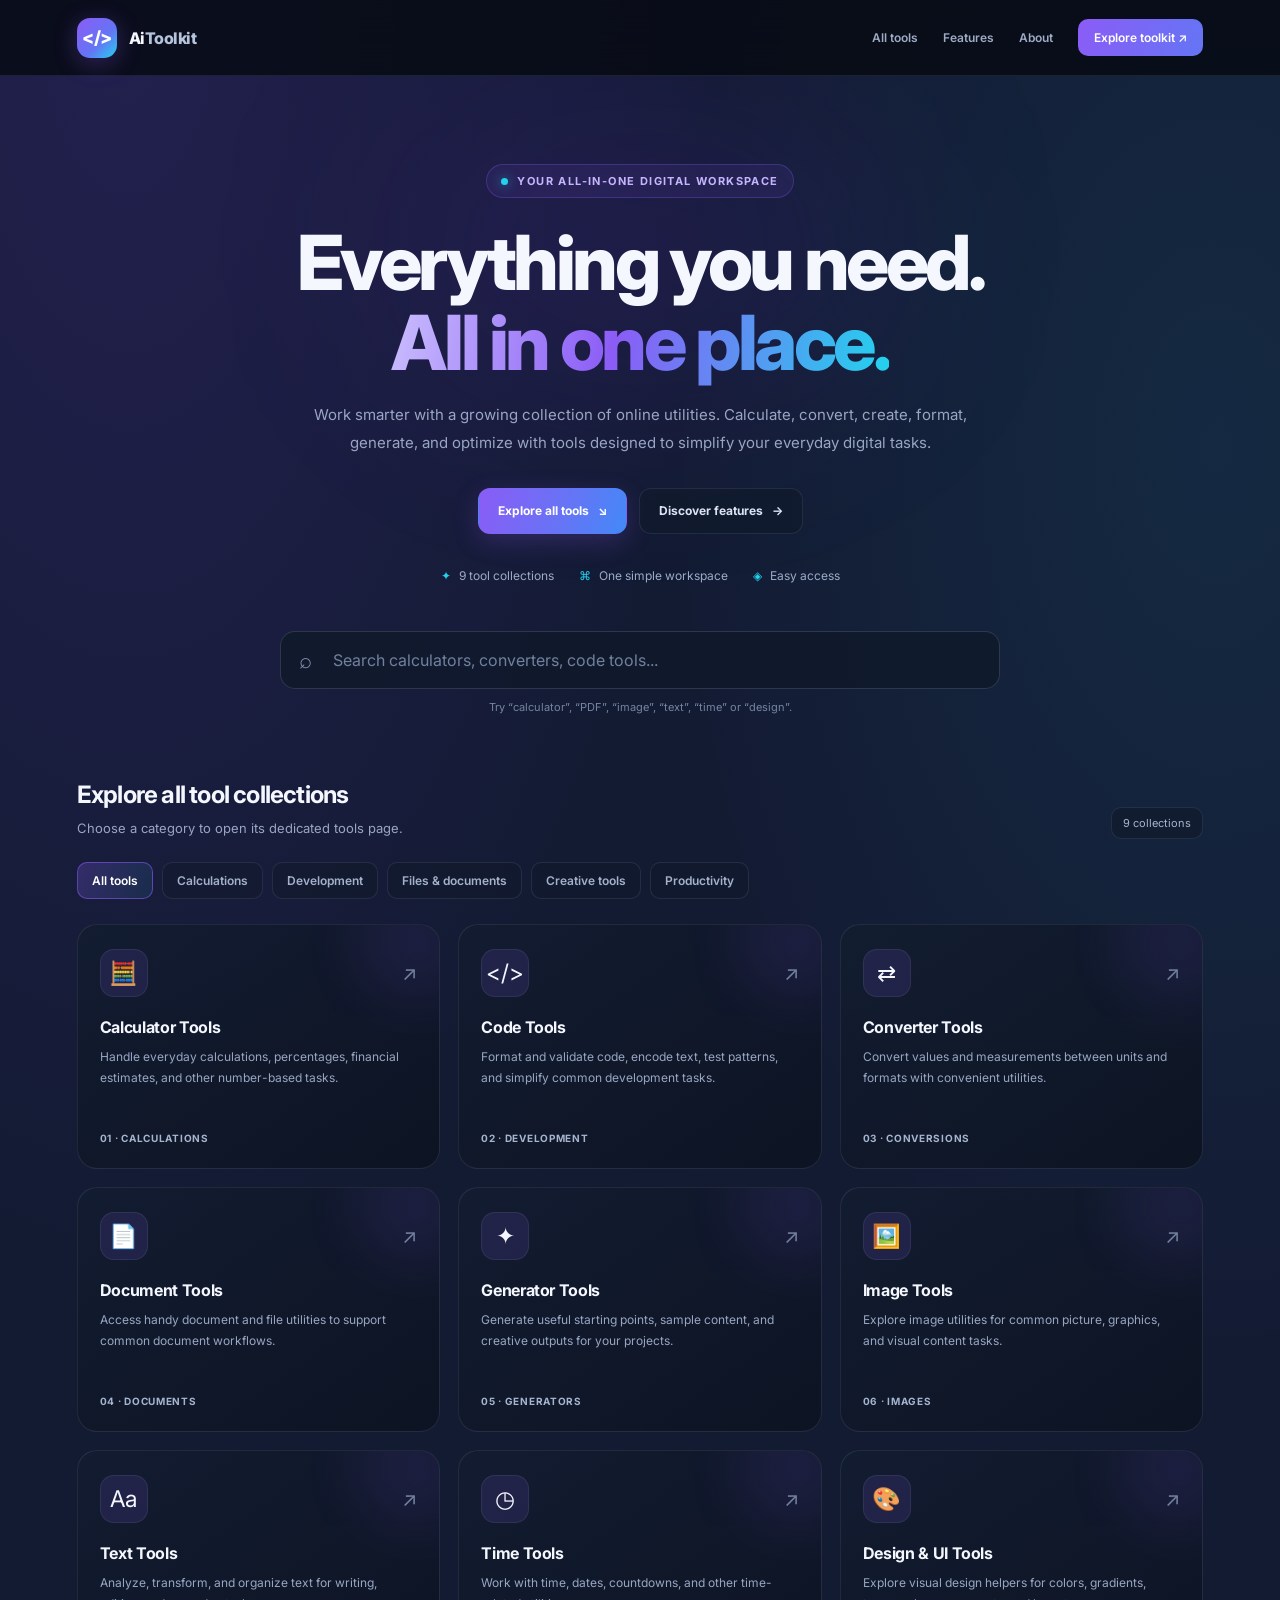
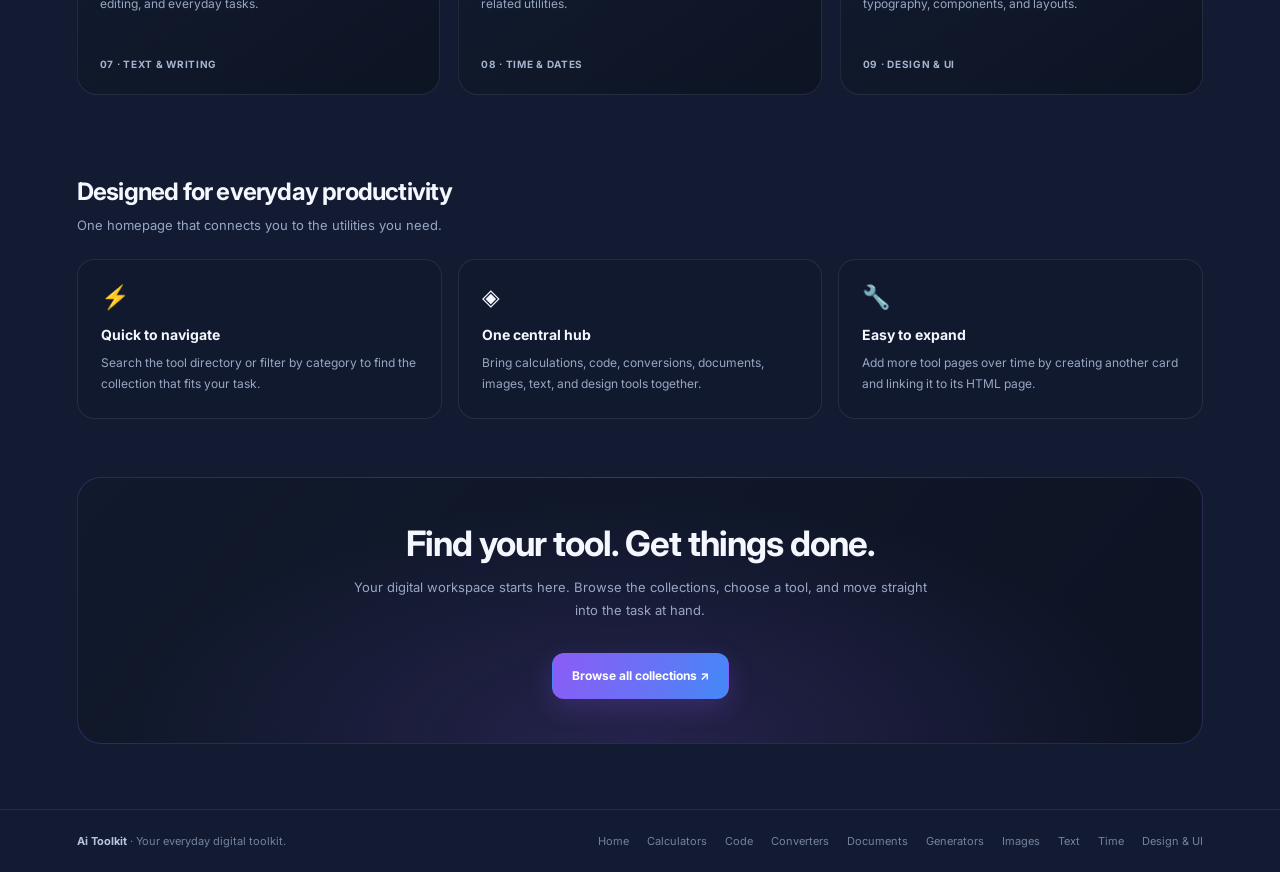
<file: index.html>
<!DOCTYPE html>
<html lang="en">
<head>
<meta charset="UTF-8">
<meta name="viewport" content="width=device-width, initial-scale=1.0">
<meta name="theme-color" content="#080b14">
<meta name="description" content="Explore an all-in-one toolkit of online calculators, code utilities, converters, document tools, generators, image tools, text tools, time tools, and design tools.">
<title>Ai Toolkit | All-in-One Online Tools</title>

<link rel="preconnect" href="https://fonts.googleapis.com">
<link rel="preconnect" href="https://fonts.gstatic.com" crossorigin>
<link href="https://fonts.googleapis.com/css2?family=Inter:wght@400;500;600;700;800&display=swap" rel="stylesheet">

<link rel="stylesheet" href="css/styles.css">

</head>

<body>

<header class="topbar">
  <a href="index.html" class="brand" aria-label="Ai Toolkit home">
    <span class="brand-mark">&lt;/&gt;</span>
    <span>Ai<span class="brand-muted">Toolkit</span></span>
  </a>

  <nav class="nav-links" aria-label="Main navigation">
    <a href="#tools">All tools</a>
    <a href="#features">Features</a>
    <a href="#about">About</a>
    <a href="#tools" class="nav-cta">Explore toolkit ↗</a>
  </nav>
</header>

<main>
  <section class="hero">
    <div class="hero-inner">
      <div class="eyebrow">
        <span class="eyebrow-dot"></span>
        Your all-in-one digital workspace
      </div>

      <h1>Everything you need.<br><span class="gradient-text">All in one place.</span></h1>

      <p class="hero-description">
        Work smarter with a growing collection of online utilities.
        Calculate, convert, create, format, generate, and optimize
        with tools designed to simplify your everyday digital tasks.
      </p>

      <div class="hero-actions">
        <a href="#tools" class="btn btn-primary">Explore all tools <span>↘</span></a>
        <a href="#features" class="btn btn-secondary">Discover features <span>→</span></a>
      </div>

      <div class="hero-stats">
        <div class="stat"><span class="stat-icon">✦</span> 9 tool collections</div>
        <div class="stat"><span class="stat-icon">⌘</span> One simple workspace</div>
        <div class="stat"><span class="stat-icon">◈</span> Easy access</div>
      </div>
    </div>
  </section>

  <section class="search-section" aria-label="Search tool collections">
    <div class="search-wrap">
      <span class="search-icon" aria-hidden="true">⌕</span>
      <input
        type="search"
        id="toolSearch"
        placeholder="Search calculators, converters, code tools..."
        autocomplete="off"
        aria-label="Search tool collections"
      >
    </div>
    <p class="search-hint">Try “calculator”, “PDF”, “image”, “text”, “time” or “design”.</p>
  </section>

  <section class="section" id="tools">
    <div class="section-heading">
      <div>
        <h2>Explore all tool collections</h2>
        <p>Choose a category to open its dedicated tools page.</p>
      </div>
      <div class="result-count" id="resultCount">9 collections</div>
    </div>

    <div class="filters" aria-label="Filter tool collections">
      <button type="button" class="filter-btn active" data-filter="all" aria-pressed="true">All tools</button>
      <button type="button" class="filter-btn" data-filter="calculations" aria-pressed="false">Calculations</button>
      <button type="button" class="filter-btn" data-filter="development" aria-pressed="false">Development</button>
      <button type="button" class="filter-btn" data-filter="files" aria-pressed="false">Files &amp; documents</button>
      <button type="button" class="filter-btn" data-filter="creative" aria-pressed="false">Creative tools</button>
      <button type="button" class="filter-btn" data-filter="productivity" aria-pressed="false">Productivity</button>
    </div>

    <div class="tool-grid" id="toolGrid">

      <a class="tool-card"
         href="calculator_tools.html"
         data-category="calculations"
         data-search="calculator calculators math finance percentage tip discount loan interest calculate numbers">
        <div class="tool-top">
          <span class="tool-icon">🧮</span><span class="tool-arrow">↗</span>
        </div>
        <h3>Calculator Tools</h3>
        <p>Handle everyday calculations, percentages, financial estimates, and other number-based tasks.</p>
        <span class="tool-category">01 · Calculations</span>
      </a>

      <a class="tool-card"
         href="code_tools.html"
         data-category="development"
         data-search="code developer html css javascript json xml formatter validator encoder decoder minify regex programming">
        <div class="tool-top">
          <span class="tool-icon">&lt;/&gt;</span><span class="tool-arrow">↗</span>
        </div>
        <h3>Code Tools</h3>
        <p>Format and validate code, encode text, test patterns, and simplify common development tasks.</p>
        <span class="tool-category">02 · Development</span>
      </a>

      <a class="tool-card"
         href="converter_tools.html"
         data-category="calculations"
         data-search="converter converters conversion convert units length weight temperature currency measurement data">
        <div class="tool-top">
          <span class="tool-icon">⇄</span><span class="tool-arrow">↗</span>
        </div>
        <h3>Converter Tools</h3>
        <p>Convert values and measurements between units and formats with convenient utilities.</p>
        <span class="tool-category">03 · Conversions</span>
      </a>

      <a class="tool-card"
         href="document_tools.html"
         data-category="files"
         data-search="document documents pdf files text file word pages merge split extract organize document tools">
        <div class="tool-top">
          <span class="tool-icon">📄</span><span class="tool-arrow">↗</span>
        </div>
        <h3>Document Tools</h3>
        <p>Access handy document and file utilities to support common document workflows.</p>
        <span class="tool-category">04 · Documents</span>
      </a>

      <a class="tool-card"
         href="generator_tools.html"
         data-category="creative"
         data-search="generator generators generate random password qr code uuid ideas names content lorem ipsum">
        <div class="tool-top">
          <span class="tool-icon">✦</span><span class="tool-arrow">↗</span>
        </div>
        <h3>Generator Tools</h3>
        <p>Generate useful starting points, sample content, and creative outputs for your projects.</p>
        <span class="tool-category">05 · Generators</span>
      </a>

      <a class="tool-card"
         href="image_tools.html"
         data-category="creative"
         data-search="image images photo picture graphics resize compress crop convert optimize">
        <div class="tool-top">
          <span class="tool-icon">🖼️</span><span class="tool-arrow">↗</span>
        </div>
        <h3>Image Tools</h3>
        <p>Explore image utilities for common picture, graphics, and visual content tasks.</p>
        <span class="tool-category">06 · Images</span>
      </a>

      <a class="tool-card"
         href="text_tools.html"
         data-category="productivity"
         data-search="text words writing character counter case converter count words remove spaces reverse text">
        <div class="tool-top">
          <span class="tool-icon">Aa</span><span class="tool-arrow">↗</span>
        </div>
        <h3>Text Tools</h3>
        <p>Analyze, transform, and organize text for writing, editing, and everyday tasks.</p>
        <span class="tool-category">07 · Text &amp; Writing</span>
      </a>

      <a class="tool-card"
         href="time_tools.html"
         data-category="productivity"
         data-search="time tools clock timer stopwatch countdown date calendar timezone time zone duration">
        <div class="tool-top">
          <span class="tool-icon">◷</span><span class="tool-arrow">↗</span>
        </div>
        <h3>Time Tools</h3>
        <p>Work with time, dates, countdowns, and other time-related utilities.</p>
        <span class="tool-category">08 · Time &amp; Dates</span>
      </a>

      <a class="tool-card"
         href="ui_tools.html"
         data-category="creative"
         data-search="ui design user interface website web color palette gradient font typography button shadow logo favicon wireframe">
        <div class="tool-top">
          <span class="tool-icon">🎨</span><span class="tool-arrow">↗</span>
        </div>
        <h3>Design &amp; UI Tools</h3>
        <p>Explore visual design helpers for colors, gradients, typography, components, and layouts.</p>
        <span class="tool-category">09 · Design &amp; UI</span>
      </a>

    </div>

    <div class="empty-state" id="emptyState">
      <div style="font-size:30px">⌕</div>
      <h3>No collections found</h3>
      <p>Try another search term or select a different category.</p>
    </div>
  </section>

  <section class="section" id="features">
    <div class="section-heading">
      <div>
        <h2>Designed for everyday productivity</h2>
        <p>One homepage that connects you to the utilities you need.</p>
      </div>
    </div>

    <div class="benefit-grid">
      <article class="benefit">
        <div class="benefit-icon">⚡</div>
        <h3>Quick to navigate</h3>
        <p>Search the tool directory or filter by category to find the collection that fits your task.</p>
      </article>

      <article class="benefit">
        <div class="benefit-icon">◈</div>
        <h3>One central hub</h3>
        <p>Bring calculations, code, conversions, documents, images, text, and design tools together.</p>
      </article>

      <article class="benefit">
        <div class="benefit-icon">🔧</div>
        <h3>Easy to expand</h3>
        <p>Add more tool pages over time by creating another card and linking it to its HTML page.</p>
      </article>
    </div>
  </section>

  <section class="cta" id="about">
    <div class="cta-inner">
      <h2>Find your tool. Get things done.</h2>
      <p>
        Your digital workspace starts here. Browse the collections,
        choose a tool, and move straight into the task at hand.
      </p>
      <div class="hero-actions">
        <a href="#tools" class="btn btn-primary">Browse all collections ↗</a>
      </div>
    </div>
  </section>
</main>

<footer class="footer">
  <div><strong>Ai Toolkit</strong> · Your everyday digital toolkit.</div>
  <nav class="footer-links" aria-label="Footer navigation">
    <a href="index.html">Home</a>
    <a href="calculator_tools.html">Calculators</a>
    <a href="code_tools.html">Code</a>
    <a href="converter_tools.html">Converters</a>
    <a href="document_tools.html">Documents</a>
    <a href="generator_tools.html">Generators</a>
    <a href="image_tools.html">Images</a>
    <a href="text_tools.html">Text</a>
    <a href="time_tools.html">Time</a>
    <a href="ui_tools.html">Design &amp; UI</a>
  </nav>
</footer>

<script>
"use strict";

const searchInput = document.getElementById("toolSearch");
const cards = Array.from(document.querySelectorAll(".tool-card"));
const filterButtons = Array.from(document.querySelectorAll(".filter-btn"));
const resultCount = document.getElementById("resultCount");
const emptyState = document.getElementById("emptyState");
const toolGrid = document.getElementById("toolGrid");

let activeFilter = "all";

function filterTools() {
  const query = searchInput.value.trim().toLowerCase();
  let visibleCount = 0;

  cards.forEach(card => {
    const searchableText = [
      card.dataset.search || "",
      card.dataset.category || "",
      card.innerText || ""
    ].join(" ").toLowerCase();

    const matchesQuery = searchableText.includes(query);
    const matchesCategory =
      activeFilter === "all" ||
      card.dataset.category === activeFilter;

    const visible = matchesQuery && matchesCategory;
    card.hidden = !visible;

    if (visible) visibleCount++;
  });

  resultCount.textContent =
    visibleCount + (visibleCount === 1 ? " collection" : " collections");

  emptyState.style.display = visibleCount === 0 ? "block" : "none";
  toolGrid.style.display = visibleCount === 0 ? "none" : "grid";
}

searchInput.addEventListener("input", filterTools);

filterButtons.forEach(button => {
  button.addEventListener("click", () => {
    activeFilter = button.dataset.filter;

    filterButtons.forEach(item => {
      const isActive = item === button;
      item.classList.toggle("active", isActive);
      item.setAttribute("aria-pressed", String(isActive));
    });

    filterTools();
  });
});

filterTools();
</script>

</body>
</html>
</file>
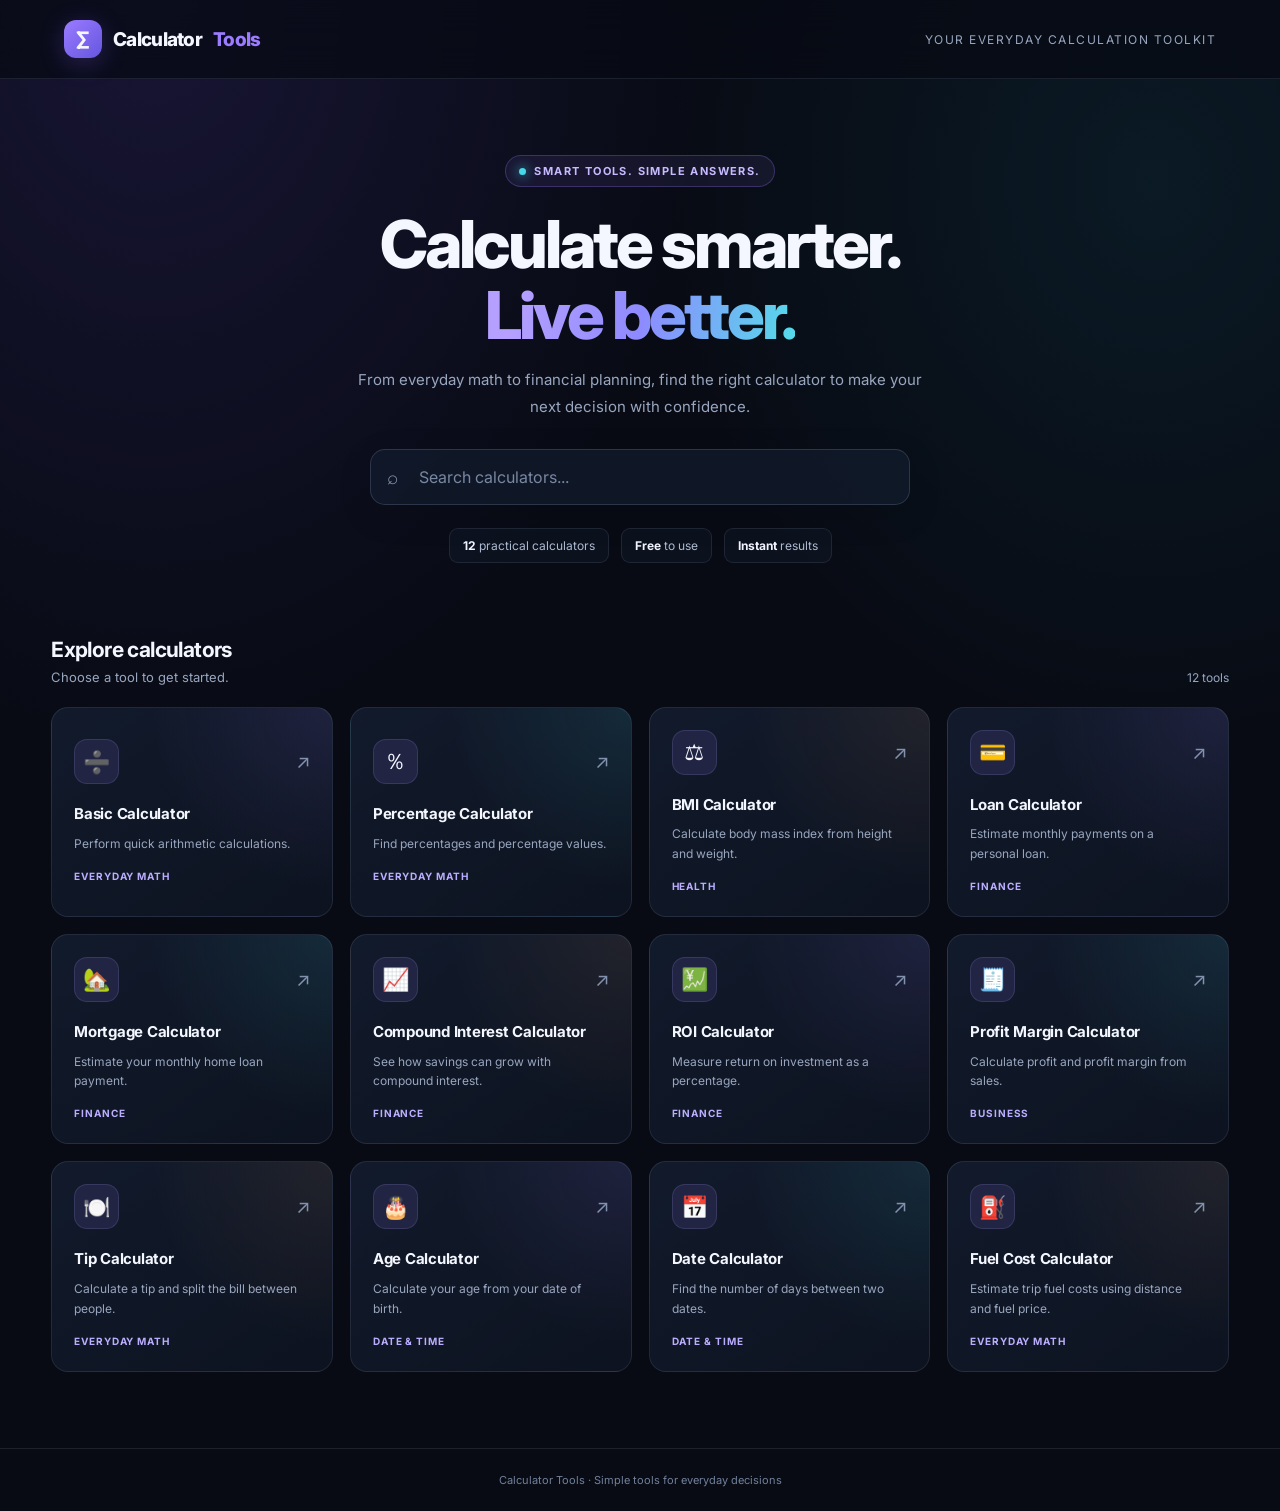
<file: calculator_tools.html>
<!DOCTYPE html>
<html lang="en">
<head>
<meta charset="UTF-8">
<meta name="viewport" content="width=device-width, initial-scale=1.0">
<meta name="theme-color" content="#080b14">
<title>Calculator Tools — Smart Calculators</title>
<meta name="description" content="Free, easy-to-use calculators for finance, health, dates, percentages, and everyday decisions.">

<style>
@import url('https://fonts.googleapis.com/css2?family=Inter:wght@400;500;600;700;800&display=swap');

:root {
  --bg: #080b14;
  --panel: #101626;
  --card: #111a2b;
  --card-hover: #172239;
  --text: #f4f7ff;
  --muted: #98a6bf;
  --accent: #9b7bff;
  --accent2: #45d8e8;
  --border: rgba(160,175,210,.13);
  --danger: #ff7b91;
  --success: #65e6b0;
}

* { box-sizing: border-box; }

html { scroll-behavior: smooth; }

body {
  margin: 0;
  min-height: 100vh;
  color: var(--text);
  background:
    radial-gradient(ellipse at 12% 0%, rgba(105,72,220,.16), transparent 35%),
    radial-gradient(ellipse at 90% 12%, rgba(36,177,208,.09), transparent 30%),
    var(--bg);
  font-family: Inter, system-ui, -apple-system, BlinkMacSystemFont, "Segoe UI", sans-serif;
}

button, input, select { font: inherit; }
button { -webkit-tap-highlight-color: transparent; }

.topbar {
  display: flex;
  justify-content: space-between;
  align-items: center;
  padding: 20px clamp(20px, 5vw, 76px);
  border-bottom: 1px solid var(--border);
  background: rgba(8,11,20,.72);
  backdrop-filter: blur(18px);
  gap: 20px;
}

.brand {
  display: flex;
  align-items: center;
  gap: 11px;
  font-size: 19px;
  font-weight: 800;
  letter-spacing: -.7px;
}

.brand-mark {
  width: 38px;
  height: 38px;
  display: grid;
  place-items: center;
  border-radius: 12px;
  background: linear-gradient(135deg, var(--accent), #6556df);
  box-shadow: 0 5px 24px rgba(130,96,255,.25);
  font-size: 20px;
}

.brand span { color: var(--accent); }

.top-label {
  color: var(--muted);
  font-size: 12px;
  letter-spacing: 1.5px;
  text-transform: uppercase;
}

.hero {
  max-width: 900px;
  margin: 0 auto;
  padding: 76px 24px 42px;
  text-align: center;
}

.eyebrow {
  display: inline-flex;
  align-items: center;
  gap: 8px;
  padding: 8px 13px;
  color: #c7baff;
  border: 1px solid rgba(155,123,255,.27);
  border-radius: 100px;
  background: rgba(155,123,255,.09);
  font-size: 11px;
  font-weight: 700;
  letter-spacing: 1.4px;
  text-transform: uppercase;
}

.eyebrow-dot {
  width: 7px;
  height: 7px;
  border-radius: 50%;
  background: var(--accent2);
  box-shadow: 0 0 12px var(--accent2);
}

h1 {
  margin: 22px 0 14px;
  font-size: clamp(38px, 6vw, 66px);
  line-height: 1.08;
  letter-spacing: -3px;
  font-weight: 800;
}

.gradient-text {
  background: linear-gradient(100deg, #b5a0ff 10%, #8e8aff 50%, #54dce9 100%);
  -webkit-background-clip: text;
  background-clip: text;
  color: transparent;
}

.hero > p {
  max-width: 570px;
  margin: 0 auto;
  color: var(--muted);
  font-size: 15px;
  line-height: 1.8;
}

.search-wrap {
  max-width: 540px;
  position: relative;
  margin: 29px auto 0;
}

.search-icon {
  position: absolute;
  left: 17px;
  top: 50%;
  transform: translateY(-50%);
  color: #8997b3;
  font-size: 19px;
  pointer-events: none;
}

#search {
  width: 100%;
  height: 56px;
  padding: 0 18px 0 48px;
  color: var(--text);
  background: rgba(17,26,43,.85);
  border: 1px solid rgba(160,175,210,.2);
  border-radius: 15px;
  outline: none;
  transition: .2s ease;
  box-shadow: 0 10px 35px rgba(0,0,0,.12);
}

#search::placeholder { color: #7887a2; }

#search:focus {
  border-color: var(--accent);
  box-shadow: 0 0 0 4px rgba(155,123,255,.1);
}

.stats {
  display: flex;
  justify-content: center;
  flex-wrap: wrap;
  gap: 12px;
  margin-top: 23px;
}

.stat {
  color: #aebbd1;
  font-size: 12px;
  padding: 9px 13px;
  border: 1px solid var(--border);
  background: rgba(17,26,43,.48);
  border-radius: 9px;
}

.stat strong { color: #f1f4ff; }

.main {
  width: min(1320px, 100%);
  margin: 0 auto;
  padding: 24px clamp(18px, 4vw, 55px) 76px;
}

.section-heading {
  display: flex;
  justify-content: space-between;
  align-items: end;
  gap: 15px;
  margin: 8px 0 22px;
}

.section-heading h2 {
  margin: 0;
  font-size: 21px;
  letter-spacing: -.6px;
}

.section-heading p {
  margin: 7px 0 0;
  color: var(--muted);
  font-size: 13px;
}

#resultCount {
  color: var(--muted);
  font-size: 12px;
  white-space: nowrap;
}

.tools {
  display: grid;
  grid-template-columns: repeat(4, minmax(0, 1fr));
  gap: 17px;
}

.tool {
  --glow: rgba(155,123,255,.11);
  position: relative;
  min-height: 190px;
  padding: 22px;
  overflow: hidden;
  text-align: left;
  color: var(--text);
  border: 1px solid var(--border);
  border-radius: 17px;
  background:
    radial-gradient(circle at 100% 0%, var(--glow), transparent 52%),
    linear-gradient(145deg, rgba(18,27,45,.97), rgba(13,19,32,.98));
  cursor: pointer;
  transition: transform .22s ease, border-color .22s ease, background .22s ease, box-shadow .22s ease;
}

.tool:hover {
  transform: translateY(-5px);
  border-color: rgba(155,123,255,.55);
  background-color: var(--card-hover);
  box-shadow: 0 15px 40px rgba(0,0,0,.22), 0 0 25px rgba(155,123,255,.07);
}

.tool:focus-visible, button:focus-visible {
  outline: 2px solid var(--accent2);
  outline-offset: 3px;
}

.tool-top {
  display: flex;
  align-items: center;
  justify-content: space-between;
  gap: 10px;
  margin-bottom: 19px;
}

.tool-icon {
  display: grid;
  place-items: center;
  width: 45px;
  height: 45px;
  border: 1px solid rgba(180,170,255,.15);
  border-radius: 13px;
  background: rgba(155,123,255,.12);
  font-size: 22px;
}

.tool-arrow {
  color: #8291ad;
  font-size: 19px;
  transition: .2s;
}

.tool:hover .tool-arrow {
  color: var(--accent2);
  transform: translate(2px,-2px);
}

.tool h3 {
  margin: 0 0 9px;
  font-size: 15px;
  line-height: 1.45;
  font-weight: 700;
  letter-spacing: -.25px;
}

.tool p {
  margin: 0;
  color: var(--muted);
  font-size: 12px;
  line-height: 1.65;
}

.category {
  display: inline-block;
  margin-top: 16px;
  color: #bcaeff;
  font-size: 10px;
  font-weight: 700;
  letter-spacing: .9px;
  text-transform: uppercase;
}

.empty-state {
  display: none;
  padding: 55px 20px;
  text-align: center;
  color: var(--muted);
  border: 1px dashed var(--border);
  border-radius: 17px;
}

.empty-state strong {
  display: block;
  margin-bottom: 8px;
  color: var(--text);
}

/* Calculator modal */
.modal {
  position: fixed;
  inset: 0;
  z-index: 20;
  display: none;
  align-items: center;
  justify-content: center;
  padding: 18px;
  background: rgba(3,5,12,.78);
  backdrop-filter: blur(12px);
}

.modal.open { display: flex; }

.modal-content {
  position: relative;
  width: min(100%, 510px);
  max-height: min(88vh, 780px);
  overflow-y: auto;
  padding: 30px;
  border: 1px solid rgba(160,175,210,.2);
  border-radius: 22px;
  background:
    radial-gradient(ellipse at 100% 0%, rgba(130,93,255,.14), transparent 42%),
    #101626;
  box-shadow: 0 28px 100px rgba(0,0,0,.55);
  animation: appear .2s ease;
}

@keyframes appear {
  from { opacity: 0; transform: translateY(9px) scale(.985); }
  to { opacity: 1; transform: translateY(0) scale(1); }
}

.modal-top {
  display: flex;
  justify-content: space-between;
  align-items: flex-start;
  gap: 18px;
  margin-bottom: 8px;
}

.modal-kicker {
  color: var(--accent2);
  font-size: 10px;
  font-weight: 800;
  letter-spacing: 1.5px;
  text-transform: uppercase;
}

#modalTitle {
  margin: 9px 0 0;
  font-size: 24px;
  line-height: 1.3;
  letter-spacing: -.8px;
}

.close {
  flex: 0 0 auto;
  width: 36px;
  height: 36px;
  display: grid;
  place-items: center;
  border: 1px solid var(--border);
  border-radius: 11px;
  color: var(--muted);
  background: rgba(255,255,255,.03);
  cursor: pointer;
  font-size: 17px;
}

.close:hover { color: white; background: rgba(255,255,255,.08); }

.modal-description {
  margin: 0 0 23px;
  color: var(--muted);
  font-size: 12px;
  line-height: 1.7;
}

#toolUI {
  display: grid;
  grid-template-columns: 1fr;
  gap: 14px;
}

.field {
  display: flex;
  flex-direction: column;
  gap: 8px;
  text-align: left;
}

.field label {
  color: #c5cee0;
  font-size: 12px;
  font-weight: 600;
}

.field input, .field select {
  width: 100%;
  min-width: 0;
  height: 48px;
  padding: 0 13px;
  color: var(--text);
  background: #0b1120;
  border: 1px solid rgba(160,175,210,.18);
  border-radius: 11px;
  outline: none;
  transition: border-color .2s, box-shadow .2s;
}

.field input:focus, .field select:focus {
  border-color: var(--accent);
  box-shadow: 0 0 0 3px rgba(155,123,255,.1);
}

.field input::placeholder { color: #66748e; }
.field select { color-scheme: dark; }

.field-grid {
  display: grid;
  grid-template-columns: repeat(2, minmax(0,1fr));
  gap: 12px;
}

.primary-btn {
  width: 100%;
  min-height: 49px;
  margin-top: 5px;
  color: white;
  font-size: 13px;
  font-weight: 700;
  border: 0;
  border-radius: 12px;
  background: linear-gradient(100deg, #8565f4, #6756df);
  box-shadow: 0 8px 24px rgba(110,84,225,.2);
  cursor: pointer;
  transition: .2s;
}

.primary-btn:hover {
  filter: brightness(1.1);
  transform: translateY(-1px);
}

.result-box {
  display: none;
  margin-top: 20px;
  padding: 18px;
  border: 1px solid rgba(69,216,232,.2);
  border-radius: 14px;
  background: rgba(69,216,232,.055);
  text-align: left;
}

.result-box.visible { display: block; }

.result-label {
  color: var(--accent2);
  font-size: 10px;
  font-weight: 800;
  letter-spacing: 1.2px;
  text-transform: uppercase;
}

#result {
  margin-top: 9px;
  color: #f4f7ff;
  font-size: 25px;
  line-height: 1.4;
  font-weight: 800;
  overflow-wrap: anywhere;
}

#resultDetail {
  margin-top: 7px;
  color: var(--muted);
  font-size: 12px;
  line-height: 1.7;
  overflow-wrap: anywhere;
}

.result-error #result { color: var(--danger); }

.modal-foot {
  margin-top: 18px;
  color: #75839e;
  font-size: 10px;
  line-height: 1.7;
  text-align: center;
}

footer {
  padding: 24px;
  text-align: center;
  color: #71809b;
  font-size: 11px;
  border-top: 1px solid var(--border);
}

@media (max-width: 1050px) {
  .tools { grid-template-columns: repeat(3, minmax(0,1fr)); }
}

@media (max-width: 700px) {
  .topbar { padding: 16px 20px; }
  .top-label { display: none; }
  .hero { padding-top: 54px; }
  h1 { letter-spacing: -1.8px; }
  .tools { grid-template-columns: repeat(2, minmax(0,1fr)); gap: 12px; }
  .tool { padding: 17px; min-height: 183px; }
  .tool-icon { width: 40px; height: 40px; }
  .section-heading { align-items: flex-start; }
  .modal-content { padding: 23px 19px; }
}

@media (max-width: 390px) {
  .tools { grid-template-columns: 1fr; }
  .tool { min-height: auto; }
  .tool-top { margin-bottom: 12px; }
  .field-grid { grid-template-columns: 1fr; }
}
</style>
</head>

<body>

<header class="topbar">
  <div class="brand">
    <div class="brand-mark">∑</div>
    Calculator<span>Tools</span>
  </div>
  <div class="top-label">Your everyday calculation toolkit</div>
</header>

<section class="hero">
  <div class="eyebrow"><span class="eyebrow-dot"></span> Smart tools. Simple answers.</div>
  <h1>Calculate smarter.<br><span class="gradient-text">Live better.</span></h1>
  <p>From everyday math to financial planning, find the right calculator to make your next decision with confidence.</p>

  <div class="search-wrap">
    <span class="search-icon">⌕</span>
    <input type="search" id="search" placeholder="Search calculators..." autocomplete="off" aria-label="Search calculators">
  </div>

  <div class="stats">
    <div class="stat"><strong>12</strong> practical calculators</div>
    <div class="stat"><strong>Free</strong> to use</div>
    <div class="stat"><strong>Instant</strong> results</div>
  </div>
</section>

<main class="main">
  <div class="section-heading">
    <div>
      <h2>Explore calculators</h2>
      <p>Choose a tool to get started.</p>
    </div>
    <span id="resultCount">12 tools</span>
  </div>

  <section class="tools" id="tools" aria-label="Available calculators"></section>

  <div class="empty-state" id="emptyState">
    <strong>No calculators found</strong>
    Try a different search term.
  </div>
</main>

<footer>Calculator Tools · Simple tools for everyday decisions</footer>

<div class="modal" id="modal" role="dialog" aria-modal="true" aria-labelledby="modalTitle">
  <div class="modal-content">
    <div class="modal-top">
      <div>
        <div class="modal-kicker">Calculator workspace</div>
        <h2 id="modalTitle">Calculator</h2>
      </div>
      <button class="close" id="closeBtn" type="button" aria-label="Close calculator">✕</button>
    </div>

    <p class="modal-description" id="modalDescription">Enter your values below to calculate a result.</p>
    <form id="calculatorForm">
      <div id="toolUI"></div>
      <button class="primary-btn" type="submit">Calculate result <span aria-hidden="true">↗</span></button>
    </form>

    <div class="result-box" id="resultBox" aria-live="polite">
      <div class="result-label">Your result</div>
      <div id="result"></div>
      <div id="resultDetail"></div>
    </div>

    <div class="modal-foot">Results are estimates for informational purposes. Verify important financial or health decisions independently.</div>
  </div>
</div>

<script>
const calcTools = [
  {name:"Basic Calculator", icon:"➗", category:"Everyday Math", desc:"Perform quick arithmetic calculations."},
  {name:"Percentage Calculator", icon:"％", category:"Everyday Math", desc:"Find percentages and percentage values."},
  {name:"BMI Calculator", icon:"⚖️", category:"Health", desc:"Calculate body mass index from height and weight."},
  {name:"Loan Calculator", icon:"💳", category:"Finance", desc:"Estimate monthly payments on a personal loan."},
  {name:"Mortgage Calculator", icon:"🏡", category:"Finance", desc:"Estimate your monthly home loan payment."},
  {name:"Compound Interest Calculator", icon:"📈", category:"Finance", desc:"See how savings can grow with compound interest."},
  {name:"ROI Calculator", icon:"💹", category:"Finance", desc:"Measure return on investment as a percentage."},
  {name:"Profit Margin Calculator", icon:"🧾", category:"Business", desc:"Calculate profit and profit margin from sales."},
  {name:"Tip Calculator", icon:"🍽️", category:"Everyday Math", desc:"Calculate a tip and split the bill between people."},
  {name:"Age Calculator", icon:"🎂", category:"Date & Time", desc:"Calculate your age from your date of birth."},
  {name:"Date Calculator", icon:"📅", category:"Date & Time", desc:"Find the number of days between two dates."},
  {name:"Fuel Cost Calculator", icon:"⛽", category:"Everyday Math", desc:"Estimate trip fuel costs using distance and fuel price."}
];

const toolsEl = document.getElementById("tools");
const modal = document.getElementById("modal");
const toolUI = document.getElementById("toolUI");
const calculatorForm = document.getElementById("calculatorForm");
const resultBox = document.getElementById("resultBox");
const resultEl = document.getElementById("result");
const resultDetail = document.getElementById("resultDetail");
const modalTitle = document.getElementById("modalTitle");
const modalDescription = document.getElementById("modalDescription");

let currentTool = "";
let lastFocusedElement = null;

function renderCards(list) {
  toolsEl.innerHTML = "";

  list.forEach((tool, index) => {
    const card = document.createElement("button");
    card.type = "button";
    card.className = "tool";
    card.style.setProperty("--glow", index % 3 === 1
      ? "rgba(69,216,232,.10)"
      : index % 3 === 2
        ? "rgba(255,177,111,.08)"
        : "rgba(155,123,255,.11)");

    card.innerHTML = `
      <div class="tool-top">
        <div class="tool-icon" aria-hidden="true">${tool.icon}</div>
        <span class="tool-arrow" aria-hidden="true">↗</span>
      </div>
      <h3>${tool.name}</h3>
      <p>${tool.desc}</p>
      <span class="category">${tool.category}</span>
    `;

    card.addEventListener("click", () => openModal(tool.name));
    toolsEl.appendChild(card);
  });

  document.getElementById("resultCount").textContent =
    `${list.length} ${list.length === 1 ? "tool" : "tools"}`;
  document.getElementById("emptyState").style.display =
    list.length ? "none" : "block";
}

function field(id, label, placeholder, type = "number", extra = "") {
  return `
    <div class="field">
      <label for="${id}">${label}</label>
      <input id="${id}" name="${id}" type="${type}"
        placeholder="${placeholder}"
        ${type === "number" ? 'step="any"' : ""}
        ${extra}>
    </div>`;
}

function selectField(id, label, options) {
  return `
    <div class="field">
      <label for="${id}">${label}</label>
      <select id="${id}" name="${id}">
        ${options.map(o => `<option value="${o.value}">${o.label}</option>`).join("")}
      </select>
    </div>`;
}

function renderUI() {
  toolUI.innerHTML = "";

  switch (currentTool) {
    case "Basic Calculator":
      toolUI.innerHTML = `
        <div class="field-grid">
          ${field("a", "First number", "Enter a number")}
          ${field("b", "Second number", "Enter a number")}
        </div>
        ${selectField("op", "Operation", [
          {value:"+", label:"Addition (+)"},
          {value:"-", label:"Subtraction (−)"},
          {value:"*", label:"Multiplication (×)"},
          {value:"/", label:"Division (÷)"}
        ])}`;
      break;

    case "Percentage Calculator":
      toolUI.innerHTML = `
        ${field("a", "Value", "Enter the total value")}
        ${field("b", "Percentage (%)", "Enter percentage")}`;
      break;

    case "BMI Calculator":
      toolUI.innerHTML = `
        ${field("w", "Weight (kg)", "e.g. 70")}
        ${field("h", "Height (meters)", "e.g. 1.75")}`;
      break;

    case "Loan Calculator":
    case "Mortgage Calculator":
      toolUI.innerHTML = `
        ${field("p", "Loan amount ($)", "e.g. 25000")}
        <div class="field-grid">
          ${field("r", "Annual interest rate (%)", "e.g. 6.5")}
          ${field("y", "Loan term (years)", "e.g. 5")}
        </div>`;
      break;

    case "Compound Interest Calculator":
      toolUI.innerHTML = `
        ${field("p", "Initial investment ($)", "e.g. 1000")}
        <div class="field-grid">
          ${field("r", "Annual interest rate (%)", "e.g. 5")}
          ${field("y", "Years", "e.g. 10")}
        </div>
        ${field("n", "Compounding frequency (per year)", "e.g. 12", "number", 'min="1" step="1" value="12"')}`;
      break;

    case "ROI Calculator":
      toolUI.innerHTML = `
        ${field("g", "Final value / proceeds ($)", "e.g. 1500")}
        ${field("c", "Initial investment ($)", "e.g. 1000")}`;
      break;

    case "Profit Margin Calculator":
      toolUI.innerHTML = `
        ${field("rev", "Revenue ($)", "e.g. 5000")}
        ${field("cost", "Total costs ($)", "e.g. 3200")}`;
      break;

    case "Tip Calculator":
      toolUI.innerHTML = `
        ${field("bill", "Bill amount ($)", "e.g. 80")}
        <div class="field-grid">
          ${field("tip", "Tip percentage (%)", "e.g. 18")}
          ${field("people", "People splitting bill", "e.g. 2", "number", 'min="1" step="1" value="1"')}
        </div>`;
      break;

    case "Age Calculator":
      toolUI.innerHTML = field("dob", "Date of birth", "", "date", 'required');
      break;

    case "Date Calculator":
      toolUI.innerHTML = `
        ${field("d1", "Start date", "", "date", 'required')}
        ${field("d2", "End date", "", "date", 'required')}`;
      break;

    case "Fuel Cost Calculator":
      toolUI.innerHTML = `
        ${field("dist", "Trip distance (miles)", "e.g. 250")}
        <div class="field-grid">
          ${field("eff", "Fuel efficiency (MPG)", "e.g. 28")}
          ${field("price", "Price per gallon ($)", "e.g. 3.50")}
        </div>`;
      break;
  }
}

function openModal(name) {
  currentTool = name;
  lastFocusedElement = document.activeElement;
  modalTitle.textContent = name;
  modalDescription.textContent = calcTools.find(t => t.name === name)?.desc || "";
  resultBox.classList.remove("visible", "result-error");
  resultEl.textContent = "";
  resultDetail.textContent = "";
  renderUI();
  modal.classList.add("open");
  document.body.style.overflow = "hidden";

  const firstInput = toolUI.querySelector("input");
  if (firstInput) firstInput.focus();
}

function closeModal() {
  modal.classList.remove("open");
  document.body.style.overflow = "";
  if (lastFocusedElement) lastFocusedElement.focus();
}

document.getElementById("closeBtn").addEventListener("click", closeModal);

modal.addEventListener("click", event => {
  if (event.target === modal) closeModal();
});

document.addEventListener("keydown", event => {
  if (event.key === "Escape" && modal.classList.contains("open")) {
    closeModal();
  }
});

function getNumber(id, label) {
  const el = document.getElementById(id);
  if (!el || el.value.trim() === "") {
    throw new Error(`Please enter ${label.toLowerCase()}.`);
  }

  const value = Number(el.value);
  if (!Number.isFinite(value)) {
    throw new Error(`Please enter a valid number for ${label.toLowerCase()}.`);
  }

  return value;
}

function requirePositive(value, label, allowZero = false) {
  if (allowZero ? value < 0 : value <= 0) {
    throw new Error(`${label} must be ${allowZero ? "zero or greater" : "greater than zero"}.`);
  }
  return value;
}

function money(value) {
  return new Intl.NumberFormat("en-US", {
    style: "currency",
    currency: "USD"
  }).format(value);
}

function showResult(value, detail = "", isError = false) {
  resultEl.textContent = value;
  resultDetail.textContent = detail;
  resultBox.classList.toggle("result-error", isError);
  resultBox.classList.add("visible");
}

function calculate() {
  let value;
  let detail = "";

  switch (currentTool) {
    case "Basic Calculator": {
      const a = getNumber("a", "First number");
      const b = getNumber("b", "Second number");
      const op = document.getElementById("op").value;
      if (op === "/" && b === 0) throw new Error("Cannot divide by zero.");

      const answer = {
        "+": () => a + b,
        "-": () => a - b,
        "*": () => a * b,
        "/": () => a / b
      }[op]();

      value = Number(answer.toPrecision(12)).toLocaleString("en-US", {
        maximumFractionDigits: 10
      });
      break;
    }

    case "Percentage Calculator": {
      const amount = getNumber("a", "Value");
      const percent = getNumber("b", "Percentage");
      value = (amount * percent / 100).toLocaleString("en-US", {
        maximumFractionDigits: 4
      });
      detail = `${percent}% of ${amount.toLocaleString("en-US")} is ${value}.`;
      break;
    }

    case "BMI Calculator": {
      const weight = requirePositive(getNumber("w", "Weight"), "Weight");
      const height = requirePositive(getNumber("h", "Height"), "Height");
      const bmi = weight / (height * height);
      value = bmi.toFixed(1);
      let category = "Obesity range";
      if (bmi < 18.5) category = "Underweight range";
      else if (bmi < 25) category = "Healthy weight range";
      else if (bmi < 30) category = "Overweight range";
      detail = `${category}. BMI is a screening measure, not a diagnosis.`;
      break;
    }

    case "Loan Calculator":
    case "Mortgage Calculator": {
      const principal = requirePositive(getNumber("p", "Loan amount"), "Loan amount");
      const annualRate = requirePositive(getNumber("r", "Interest rate"), "Interest rate", true);
      const years = requirePositive(getNumber("y", "Loan term"), "Loan term");
      if (years > 100) throw new Error("Please enter a loan term of 100 years or less.");

      const months = years * 12;
      const monthlyRate = annualRate / 100 / 12;
      const payment = monthlyRate === 0
        ? principal / months
        : principal * monthlyRate / (1 - Math.pow(1 + monthlyRate, -months));

      value = money(payment);
      detail = `Estimated monthly principal and interest. Total payments: ${money(payment * months)}. Total interest: ${money(payment * months - principal)}. Taxes, insurance, and fees are not included.`;
      break;
    }

    case "Compound Interest Calculator": {
      const principal = requirePositive(getNumber("p", "Initial investment"), "Initial investment", true);
      const rate = requirePositive(getNumber("r", "Interest rate"), "Interest rate", true);
      const years = requirePositive(getNumber("y", "Years"), "Years", true);
      const frequency = requirePositive(getNumber("n", "Compounding frequency"), "Compounding frequency");
      if (!Number.isInteger(frequency) || frequency > 365) {
        throw new Error("Compounding frequency must be a whole number from 1 to 365.");
      }
      if (years > 1000) throw new Error("Please enter 1,000 years or less.");

      const total = principal * Math.pow(1 + (rate / 100) / frequency, frequency * years);
      value = money(total);
      detail = `Interest earned: ${money(total - principal)}. Assumes a constant annual rate and no additional contributions.`;
      break;
    }

    case "ROI Calculator": {
      const gain = getNumber("g", "Final value");
      const cost = requirePositive(getNumber("c", "Initial investment"), "Initial investment");
      const roi = ((gain - cost) / cost) * 100;
      value = `${roi.toFixed(2)}%`;
      detail = `Net profit or loss: ${money(gain - cost)}.`;
      break;
    }

    case "Profit Margin Calculator": {
      const revenue = requirePositive(getNumber("rev", "Revenue"), "Revenue");
      const cost = requirePositive(getNumber("cost", "Total costs"), "Total costs", true);
      const profit = revenue - cost;
      const margin = (profit / revenue) * 100;
      value = `${margin.toFixed(2)}%`;
      detail = `Profit/loss: ${money(profit)} · Revenue: ${money(revenue)} · Costs: ${money(cost)}.`;
      break;
    }

    case "Tip Calculator": {
      const bill = requirePositive(getNumber("bill", "Bill amount"), "Bill amount", true);
      const percent = requirePositive(getNumber("tip", "Tip percentage"), "Tip percentage", true);
      const people = requirePositive(getNumber("people", "Number of people"), "Number of people");
      if (!Number.isInteger(people)) throw new Error("Number of people must be a whole number.");

      const tipAmount = bill * percent / 100;
      const total = bill + tipAmount;
      value = money(total / people) + " per person";
      detail = `Tip: ${money(tipAmount)} · Total bill: ${money(total)} · Before tip: ${money(bill)}.`;
      break;
    }

    case "Age Calculator": {
      const input = document.getElementById("dob").value;
      if (!input) throw new Error("Please choose your date of birth.");

      const dob = new Date(input + "T00:00:00");
      const today = new Date();
      today.setHours(0,0,0,0);

      if (Number.isNaN(dob.getTime())) throw new Error("Please enter a valid date.");
      if (dob > today) throw new Error("Date of birth cannot be in the future.");

      let years = today.getFullYear() - dob.getFullYear();
      let months = today.getMonth() - dob.getMonth();
      let days = today.getDate() - dob.getDate();

      if (days < 0) {
        months--;
        const previousMonth = new Date(today.getFullYear(), today.getMonth(), 0);
        days += previousMonth.getDate();
      }
      if (months < 0) {
        years--;
        months += 12;
      }

      value = `${years} years`;
      detail = `${months} months and ${days} days.`;
      break;
    }

    case "Date Calculator": {
      const startValue = document.getElementById("d1").value;
      const endValue = document.getElementById("d2").value;
      if (!startValue || !endValue) throw new Error("Please select both dates.");

      const start = new Date(startValue + "T00:00:00Z");
      const end = new Date(endValue + "T00:00:00Z");
      const days = Math.round(Math.abs(end - start) / 86400000);
      value = `${days.toLocaleString("en-US")} days`;
      detail = `Elapsed time between the selected dates. The earlier date can be either field.`;
      break;
    }

    case "Fuel Cost Calculator": {
      const distance = requirePositive(getNumber("dist", "Distance"), "Distance", true);
      const mpg = requirePositive(getNumber("eff", "Fuel efficiency"), "Fuel efficiency");
      const price = requirePositive(getNumber("price", "Fuel price"), "Fuel price", true);

      const gallons = distance / mpg;
      const cost = gallons * price;
      value = money(cost);
      detail = `Estimated fuel needed: ${gallons.toFixed(2)} gallons for ${distance.toLocaleString("en-US")} miles.`;
      break;
    }

    default:
      throw new Error("This calculator is not available.");
  }

  showResult(value, detail);
}

calculatorForm.addEventListener("submit", event => {
  event.preventDefault();

  try {
    calculate();
  } catch (error) {
    showResult("Check your inputs", error.message || "Please review the values and try again.", true);
  }
});

document.getElementById("search").addEventListener("input", event => {
  const query = event.target.value.toLowerCase().trim();
  const filtered = calcTools.filter(tool =>
    `${tool.name} ${tool.desc} ${tool.category}`.toLowerCase().includes(query)
  );
  renderCards(filtered);
});

renderCards(calcTools);
</script>

</body>
</html>
</file>
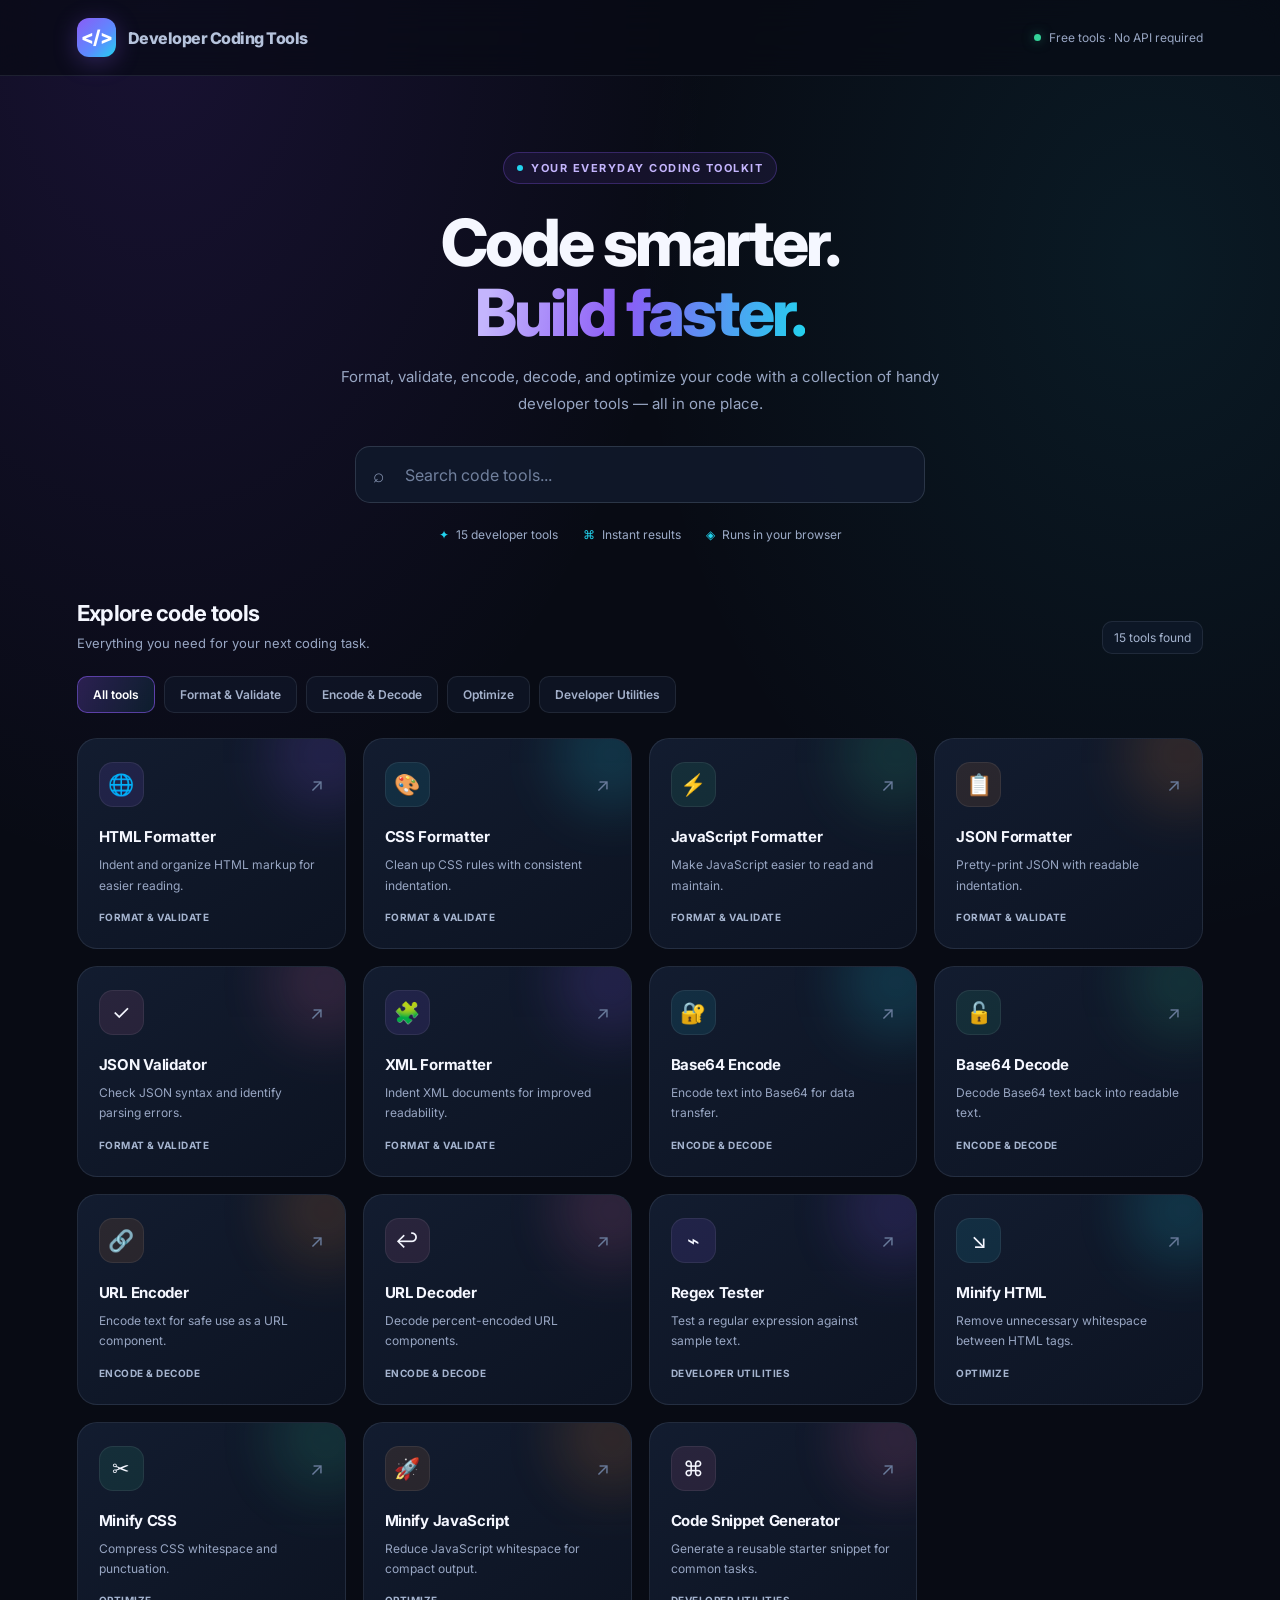
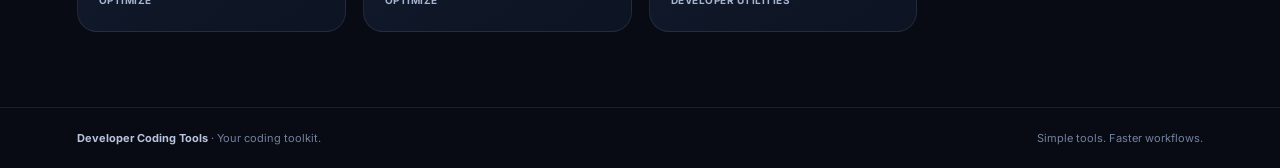
<file: code_tools.html>
<!DOCTYPE html>
<html lang="en">
<head>
<meta charset="UTF-8">
<meta name="viewport" content="width=device-width, initial-scale=1.0">
<meta name="theme-color" content="#080b14">
<meta name="description" content="Free online code tools to format, validate, encode, decode, minify, and optimize your code.">
<title>Developer — Coding Tools</title>

<link rel="preconnect" href="https://fonts.googleapis.com">
<link rel="preconnect" href="https://fonts.gstatic.com" crossorigin>
<link href="https://fonts.googleapis.com/css2?family=Inter:wght@400;500;600;700;800&display=swap" rel="stylesheet">

<style>
:root {
  --bg: #080b14;
  --panel: #101626;
  --card: #111a2c;
  --card-hover: #17223a;
  --text: #f5f7ff;
  --muted: #98a6c3;
  --accent: #8b5cf6;
  --accent2: #22d3ee;
  --border: rgba(148,163,184,.14);
  --success: #34d399;
  --danger: #fb7185;
  --radius: 20px;
}

* { box-sizing: border-box; }

html { scroll-behavior: smooth; }

body {
  margin: 0;
  min-height: 100vh;
  font-family: 'Inter', sans-serif;
  color: var(--text);
  background:
    radial-gradient(ellipse at 12% 0%, rgba(124,58,237,.14), transparent 35%),
    radial-gradient(ellipse at 90% 15%, rgba(34,211,238,.08), transparent 32%),
    var(--bg);
}

button, input, textarea, select { font: inherit; }

button { -webkit-tap-highlight-color: transparent; }

button:focus-visible,
input:focus-visible,
textarea:focus-visible,
select:focus-visible,
.tool:focus-visible {
  outline: 2px solid var(--accent2);
  outline-offset: 3px;
}

a { color: inherit; text-decoration: none; }

.topbar {
  min-height: 76px;
  display: flex;
  align-items: center;
  justify-content: space-between;
  gap: 20px;
  padding: 18px 6%;
  border-bottom: 1px solid var(--border);
  background: rgba(8,11,20,.7);
  backdrop-filter: blur(18px);
}

.brand {
  display: flex;
  align-items: center;
  gap: 12px;
  font-weight: 800;
  font-size: 16px;
  letter-spacing: -.5px;
}

.brand-mark {
  width: 39px;
  height: 39px;
  display: grid;
  place-items: center;
  border-radius: 12px;
  font-size: 19px;
  color: white;
  background: linear-gradient(135deg, var(--accent), #5b8cff 60%, var(--accent2));
  box-shadow: 0 5px 24px rgba(139,92,246,.3);
}

.brand span:last-child { color: #b6c3dc; }

.topbar-note {
  color: var(--muted);
  font-size: 12px;
  display: flex;
  align-items: center;
  gap: 8px;
}

.status-dot {
  width: 7px;
  height: 7px;
  border-radius: 50%;
  background: var(--success);
  box-shadow: 0 0 12px rgba(52,211,153,.5);
}

.hero {
  text-align: center;
  padding: 76px 20px 36px;
  max-width: 900px;
  margin: auto;
}

.eyebrow {
  display: inline-flex;
  align-items: center;
  gap: 8px;
  padding: 8px 13px;
  border: 1px solid rgba(139,92,246,.28);
  border-radius: 30px;
  background: rgba(139,92,246,.09);
  color: #c4b5fd;
  font-size: 11px;
  font-weight: 700;
  text-transform: uppercase;
  letter-spacing: 1.5px;
}

.eyebrow-dot {
  width: 6px;
  height: 6px;
  border-radius: 50%;
  background: var(--accent2);
}

.hero h1 {
  margin: 24px 0 15px;
  font-size: clamp(36px, 6vw, 65px);
  line-height: 1.08;
  letter-spacing: -2.8px;
  font-weight: 800;
}

.gradient-text {
  color: #a78bfa;
  background: linear-gradient(100deg, #c4b5fd 5%, #8b5cf6 45%, #22d3ee 100%);
  -webkit-background-clip: text;
  background-clip: text;
  -webkit-text-fill-color: transparent;
}

.hero > p {
  max-width: 610px;
  margin: 0 auto;
  color: var(--muted);
  font-size: 15px;
  line-height: 1.8;
}

.search-wrap {
  max-width: 570px;
  margin: 29px auto 0;
  position: relative;
}

.search-icon {
  position: absolute;
  left: 18px;
  top: 50%;
  transform: translateY(-50%);
  color: #8492af;
  font-size: 19px;
  pointer-events: none;
}

#search {
  width: 100%;
  height: 57px;
  padding: 0 18px 0 49px;
  color: var(--text);
  background: rgba(17,26,44,.88);
  border: 1px solid rgba(148,163,184,.22);
  border-radius: 15px;
  outline: none;
  transition: border .2s, box-shadow .2s;
}

#search::placeholder { color: #71809d; }

#search:focus {
  border-color: rgba(139,92,246,.8);
  box-shadow: 0 0 0 4px rgba(139,92,246,.1);
}

.stats {
  display: flex;
  justify-content: center;
  align-items: center;
  gap: 25px;
  flex-wrap: wrap;
  margin-top: 24px;
}

.stat {
  display: flex;
  align-items: center;
  gap: 7px;
  color: #9cabc7;
  font-size: 12px;
}

.stat-icon { color: var(--accent2); }

.main {
  max-width: 1440px;
  padding: 22px 6% 75px;
  margin: auto;
}

.section-heading {
  display: flex;
  justify-content: space-between;
  align-items: end;
  gap: 16px;
  margin-bottom: 22px;
}

.section-heading h2 {
  margin: 0 0 7px;
  font-size: 22px;
  letter-spacing: -.7px;
}

.section-heading p {
  margin: 0;
  color: var(--muted);
  font-size: 13px;
  line-height: 1.6;
}

.result-count {
  flex-shrink: 0;
  color: #a5b4cf;
  font-size: 12px;
  padding: 8px 11px;
  border: 1px solid var(--border);
  border-radius: 10px;
  background: rgba(17,26,44,.7);
}

.filters {
  display: flex;
  gap: 9px;
  flex-wrap: wrap;
  margin-bottom: 25px;
}

.filter-btn {
  border: 1px solid var(--border);
  border-radius: 10px;
  padding: 10px 15px;
  color: #a4b1cb;
  background: rgba(17,26,44,.6);
  font-size: 12px;
  font-weight: 600;
  cursor: pointer;
  transition: .2s;
}

.filter-btn:hover {
  border-color: rgba(139,92,246,.55);
  color: white;
}

.filter-btn.active {
  color: white;
  border-color: rgba(139,92,246,.55);
  background: linear-gradient(110deg, rgba(139,92,246,.25), rgba(34,211,238,.09));
}

.tools {
  display: grid;
  grid-template-columns: repeat(4, minmax(0, 1fr));
  gap: 17px;
}

.tool {
  min-width: 0;
  position: relative;
  overflow: hidden;
  padding: 23px 21px;
  min-height: 196px;
  border: 1px solid var(--border);
  border-radius: var(--radius);
  background: linear-gradient(145deg, rgba(19,29,49,.97), rgba(13,20,35,.97));
  cursor: pointer;
  transition: transform .22s, border-color .22s, background .22s, box-shadow .22s;
}

.tool::after {
  content: "";
  position: absolute;
  right: -38px;
  top: -42px;
  width: 115px;
  height: 115px;
  border-radius: 50%;
  background: var(--glow, rgba(139,92,246,.11));
  filter: blur(27px);
  opacity: .65;
  pointer-events: none;
  transition: opacity .2s;
}

.tool:hover {
  transform: translateY(-5px);
  border-color: rgba(139,92,246,.58);
  background: linear-gradient(145deg, #18233b, #111a2c);
  box-shadow: 0 15px 40px rgba(0,0,0,.2);
}

.tool:hover::after { opacity: 1; }

.tool-top {
  display: flex;
  align-items: center;
  justify-content: space-between;
  margin-bottom: 20px;
  position: relative;
  z-index: 1;
}

.tool-icon {
  width: 45px;
  height: 45px;
  display: grid;
  place-items: center;
  border: 1px solid rgba(255,255,255,.07);
  border-radius: 14px;
  font-size: 21px;
  background: var(--icon-bg, rgba(139,92,246,.13));
}

.tool-arrow {
  color: #697b9b;
  font-size: 18px;
  transition: transform .2s, color .2s;
}

.tool:hover .tool-arrow {
  transform: translate(3px,-3px);
  color: var(--accent2);
}

.tool h3 {
  position: relative;
  z-index: 1;
  margin: 0 0 9px;
  font-size: 15px;
  font-weight: 700;
  letter-spacing: -.3px;
}

.tool p {
  position: relative;
  z-index: 1;
  margin: 0;
  color: var(--muted);
  font-size: 12px;
  line-height: 1.7;
}

.tool-category {
  display: inline-block;
  margin-top: 15px;
  position: relative;
  z-index: 1;
  color: #a5b4cf;
  font-size: 10px;
  letter-spacing: .5px;
  text-transform: uppercase;
  font-weight: 700;
}

.empty-state {
  display: none;
  text-align: center;
  padding: 60px 20px;
  border: 1px dashed var(--border);
  border-radius: 20px;
  color: var(--muted);
}

.empty-state .empty-icon { font-size: 30px; }

.empty-state h3 {
  color: var(--text);
  margin-bottom: 8px;
}

.footer {
  border-top: 1px solid var(--border);
  padding: 23px 6%;
  display: flex;
  align-items: center;
  justify-content: space-between;
  gap: 15px;
  color: #73829e;
  font-size: 11px;
}

.footer strong { color: #b8c4dc; }

/* Modal */

.modal {
  position: fixed;
  inset: 0;
  z-index: 100;
  display: none;
  align-items: center;
  justify-content: center;
  padding: 20px;
  background: rgba(3,6,14,.8);
  backdrop-filter: blur(12px);
}

.modal.open { display: flex; }

.modal-content {
  position: relative;
  width: 100%;
  max-width: 850px;
  max-height: min(90vh, 900px);
  overflow-y: auto;
  border: 1px solid rgba(148,163,184,.2);
  border-radius: 23px;
  padding: 29px;
  background:
    radial-gradient(ellipse at 100% 0%, rgba(139,92,246,.12), transparent 40%),
    #101626;
  box-shadow: 0 30px 100px rgba(0,0,0,.55);
  animation: modalIn .2s ease-out;
}

@keyframes modalIn {
  from { opacity: 0; transform: translateY(10px) scale(.99); }
  to { opacity: 1; transform: translateY(0) scale(1); }
}

.modal-header {
  display: flex;
  align-items: flex-start;
  justify-content: space-between;
  gap: 15px;
  margin-bottom: 24px;
}

.modal-heading {
  display: flex;
  gap: 14px;
  align-items: center;
}

.modal-icon {
  width: 51px;
  height: 51px;
  display: grid;
  place-items: center;
  flex-shrink: 0;
  border-radius: 15px;
  background: linear-gradient(135deg, rgba(139,92,246,.24), rgba(34,211,238,.1));
  border: 1px solid rgba(139,92,246,.25);
  font-size: 23px;
}

.modal-header h2 {
  margin: 0 0 7px;
  font-size: 21px;
  letter-spacing: -.6px;
}

.modal-header p {
  margin: 0;
  color: var(--muted);
  font-size: 12px;
  line-height: 1.6;
}

.close {
  display: grid;
  place-items: center;
  width: 37px;
  height: 37px;
  flex-shrink: 0;
  border-radius: 11px;
  color: #9eabc4;
  background: rgba(148,163,184,.08);
  border: 1px solid var(--border);
  cursor: pointer;
  transition: .2s;
}

.close:hover {
  color: white;
  background: rgba(251,113,133,.15);
  border-color: rgba(251,113,133,.3);
}

.field-label {
  display: block;
  color: #dbe4f5;
  font-size: 12px;
  font-weight: 700;
  margin-bottom: 10px;
}

#textInput {
  display: block;
  width: 100%;
  min-height: 210px;
  resize: vertical;
  padding: 17px;
  color: #dbeafe;
  background: #090e1a;
  border: 1px solid rgba(148,163,184,.18);
  border-radius: 13px;
  outline: none;
  font-family: 'SFMono-Regular', Consolas, 'Liberation Mono', monospace;
  font-size: 12px;
  line-height: 1.8;
  tab-size: 2;
}

#textInput::placeholder { color: #586984; }

#textInput:focus {
  border-color: rgba(139,92,246,.65);
  box-shadow: 0 0 0 3px rgba(139,92,246,.08);
}

.input-hint {
  margin: 9px 0 0;
  color: #71809d;
  font-size: 11px;
  line-height: 1.6;
}

.modal-actions {
  display: flex;
  gap: 10px;
  flex-wrap: wrap;
  margin-top: 17px;
}

.btn {
  display: inline-flex;
  align-items: center;
  justify-content: center;
  gap: 8px;
  min-height: 43px;
  padding: 0 17px;
  border-radius: 11px;
  border: 1px solid transparent;
  cursor: pointer;
  font-size: 12px;
  font-weight: 700;
  transition: transform .2s, filter .2s, border-color .2s;
}

.btn:hover { filter: brightness(1.12); }
.btn:active { transform: scale(.98); }

.btn-primary {
  color: white;
  background: linear-gradient(110deg, #8b5cf6, #6475f5 60%, #4389f7);
  box-shadow: 0 5px 20px rgba(139,92,246,.18);
}

.btn-secondary {
  color: #cbd5e1;
  background: rgba(148,163,184,.08);
  border-color: var(--border);
}

.btn-secondary:hover { border-color: rgba(148,163,184,.35); }

.output-panel {
  display: none;
  margin-top: 24px;
  border: 1px solid rgba(148,163,184,.17);
  border-radius: 15px;
  overflow: hidden;
  background: #090e1a;
}

.output-panel.visible { display: block; }

.output-header {
  min-height: 48px;
  display: flex;
  justify-content: space-between;
  align-items: center;
  gap: 12px;
  padding: 11px 15px;
  border-bottom: 1px solid var(--border);
  background: rgba(17,26,44,.8);
}

.output-title {
  display: flex;
  align-items: center;
  gap: 8px;
  font-size: 12px;
  font-weight: 700;
}

.output-status {
  width: 7px;
  height: 7px;
  border-radius: 50%;
  background: var(--success);
}

.output-status.error { background: var(--danger); }

.copy-btn {
  padding: 7px 10px;
  color: #cbd5e1;
  background: rgba(148,163,184,.08);
  border: 1px solid var(--border);
  border-radius: 8px;
  font-size: 11px;
  cursor: pointer;
}

.copy-btn:hover {
  border-color: rgba(34,211,238,.45);
  color: white;
}

#output {
  margin: 0;
  padding: 18px;
  max-height: 350px;
  overflow: auto;
  white-space: pre-wrap;
  overflow-wrap: anywhere;
  color: #c7d7f4;
  font-family: 'SFMono-Regular', Consolas, 'Liberation Mono', monospace;
  font-size: 12px;
  line-height: 1.85;
}

.modal-footnote {
  display: flex;
  align-items: center;
  gap: 8px;
  margin-top: 19px;
  color: #71809d;
  font-size: 11px;
}

@media (max-width: 1100px) {
  .tools { grid-template-columns: repeat(3, minmax(0, 1fr)); }
}

@media (max-width: 760px) {
  .topbar { padding: 15px 5%; }
  .topbar-note { display: none; }
  .hero { padding: 58px 20px 30px; }
  .hero h1 { letter-spacing: -1.7px; }
  .main { padding: 22px 5% 55px; }
  .tools { grid-template-columns: repeat(2, minmax(0, 1fr)); gap: 12px; }
  .tool { padding: 19px 16px; min-height: 190px; }
  .tool h3 { font-size: 14px; }
  .section-heading { align-items: flex-start; }
  .modal-content { padding: 21px; }
  .footer { padding: 20px 5%; }
}

@media (max-width: 460px) {
  .hero h1 { font-size: 36px; }
  .hero > p { font-size: 13px; }
  .stats { gap: 12px 17px; }
  .tools { grid-template-columns: 1fr; }
  .tool { min-height: auto; }
  .tool-top { margin-bottom: 14px; }
  .tool-category { margin-top: 10px; }
  .section-heading h2 { font-size: 19px; }
  .result-count { font-size: 10px; }
  .filters { gap: 7px; }
  .filter-btn { padding: 9px 11px; }
  .modal { padding: 10px; }
  .modal-content { padding: 17px; max-height: 95vh; }
  .modal-header h2 { font-size: 18px; }
  .modal-heading { gap: 10px; }
  .modal-icon { width: 43px; height: 43px; }
  .footer { flex-direction: column; align-items: flex-start; }
}
</style>
</head>

<body>

<header class="topbar">
  <a class="brand" href="#" aria-label="Developer Coding Tools home">
    <span class="brand-mark">&lt;/&gt;</span>
    <span>Developer <span>Coding Tools</span></span>
  </a>
  <div class="topbar-note">
    <span class="status-dot"></span>
    Free tools · No API required
  </div>
</header>

<section class="hero">
  <div class="eyebrow">
    <span class="eyebrow-dot"></span>
    Your everyday coding toolkit
  </div>

  <h1>Code smarter.<br><span class="gradient-text">Build faster.</span></h1>

  <p>
    Format, validate, encode, decode, and optimize your code with
    a collection of handy developer tools — all in one place.
  </p>

  <div class="search-wrap">
    <span class="search-icon" aria-hidden="true">⌕</span>
    <input
      type="search"
      id="search"
      placeholder="Search code tools..."
      aria-label="Search code tools"
      autocomplete="off"
    >
  </div>

  <div class="stats">
    <div class="stat"><span class="stat-icon">✦</span> 15 developer tools</div>
    <div class="stat"><span class="stat-icon">⌘</span> Instant results</div>
    <div class="stat"><span class="stat-icon">◈</span> Runs in your browser</div>
  </div>
</section>

<main class="main">
  <div class="section-heading">
    <div>
      <h2>Explore code tools</h2>
      <p>Everything you need for your next coding task.</p>
    </div>
    <div class="result-count" id="resultCount">15 tools available</div>
  </div>

  <nav class="filters" aria-label="Filter tools by category">
    <button class="filter-btn active" data-filter="all" aria-pressed="true">All tools</button>
    <button class="filter-btn" data-filter="format" aria-pressed="false">Format &amp; Validate</button>
    <button class="filter-btn" data-filter="encode" aria-pressed="false">Encode &amp; Decode</button>
    <button class="filter-btn" data-filter="optimize" aria-pressed="false">Optimize</button>
    <button class="filter-btn" data-filter="utility" aria-pressed="false">Developer Utilities</button>
  </nav>

  <section class="tools" id="tools" aria-label="Available code tools"></section>

  <div class="empty-state" id="emptyState">
    <div class="empty-icon">⌕</div>
    <h3>No tools found</h3>
    <p>Try a different search term or select another category.</p>
  </div>
</main>

<footer class="footer">
  <div><strong>Developer Coding Tools</strong> · Your coding toolkit.</div>
  <div>Simple tools. Faster workflows.</div>
</footer>

<div class="modal" id="modal" role="dialog" aria-modal="true" aria-labelledby="modalTitle">
  <div class="modal-content">
    <div class="modal-header">
      <div class="modal-heading">
        <div class="modal-icon" id="modalIcon">⌘</div>
        <div>
          <h2 id="modalTitle">Code Tool</h2>
          <p id="modalDescription">Paste your input below to get started.</p>
        </div>
      </div>
      <button class="close" id="closeModal" type="button" aria-label="Close dialog">✕</button>
    </div>

    <label class="field-label" for="textInput" id="inputLabel">Your input</label>
    <textarea id="textInput" rows="10" spellcheck="false" placeholder="Paste your code here..."></textarea>
    <p class="input-hint" id="inputHint">Your input is processed locally in your browser.</p>

    <div class="modal-actions">
      <button class="btn btn-primary" id="runButton" type="button">▶ &nbsp; Run tool</button>
      <button class="btn btn-secondary" id="clearButton" type="button">Clear input</button>
    </div>

    <section class="output-panel" id="outputPanel" aria-label="Tool output">
      <div class="output-header">
        <div class="output-title">
          <span class="output-status" id="outputStatus"></span>
          <span id="outputTitle">Output</span>
        </div>
        <button class="copy-btn" id="copyButton" type="button">Copy output</button>
      </div>
      <pre id="output" aria-live="polite"></pre>
    </section>

    <div class="modal-footnote">
      <span>🔒</span>
      <span>Your input stays in this browser. No external API is used.</span>
    </div>
  </div>
</div>

<script>
"use strict";

const toolDefinitions = [
  {
    name: "HTML Formatter",
    icon: "🌐",
    category: "format",
    description: "Indent and organize HTML markup for easier reading.",
    placeholder: '<div class="card"><h1>Hello</h1><p>Welcome!</p></div>',
    hint: "Formats common HTML markup. Complex templates may need a dedicated parser."
  },
  {
    name: "CSS Formatter",
    icon: "🎨",
    category: "format",
    description: "Clean up CSS rules with consistent indentation.",
    placeholder: "body{margin:0;color:#fff;background:#080b14}.card{padding:20px;border-radius:12px}",
    hint: "Formats standard CSS rules and declarations."
  },
  {
    name: "JavaScript Formatter",
    icon: "⚡",
    category: "format",
    description: "Make JavaScript easier to read and maintain.",
    placeholder: 'function greet(name){console.log("Hello, "+name)}',
    hint: "Uses a lightweight formatter; it is not a full JavaScript parser."
  },
  {
    name: "JSON Formatter",
    icon: "📋",
    category: "format",
    description: "Pretty-print JSON with readable indentation.",
    placeholder: '{"name":"Developer Studio","tools":["formatter","validator"],"active":true}',
    hint: "Requires valid JSON input."
  },
  {
    name: "JSON Validator",
    icon: "✓",
    category: "format",
    description: "Check JSON syntax and identify parsing errors.",
    placeholder: '{"name":"Example","version":1,"enabled":true}',
    hint: "Validates JSON syntax, not a custom application schema."
  },
  {
    name: "XML Formatter",
    icon: "🧩",
    category: "format",
    description: "Indent XML documents for improved readability.",
    placeholder: '<catalog><book id="1"><title>Example</title></book></catalog>',
    hint: "Checks basic XML structure and formats common XML documents."
  },
  {
    name: "Base64 Encode",
    icon: "🔐",
    category: "encode",
    description: "Encode text into Base64 for data transfer.",
    placeholder: "Enter the text you want to encode.",
    hint: "Encodes UTF-8 text. Base64 is an encoding format, not encryption."
  },
  {
    name: "Base64 Decode",
    icon: "🔓",
    category: "encode",
    description: "Decode Base64 text back into readable text.",
    placeholder: "SGVsbG8sIHdvcmxkIQ==",
    hint: "Input must be valid Base64 containing UTF-8 text."
  },
  {
    name: "URL Encoder",
    icon: "🔗",
    category: "encode",
    description: "Encode text for safe use as a URL component.",
    placeholder: "hello world & code=studio",
    hint: "Encodes a URI component. For a complete URL, encode individual parameter values."
  },
  {
    name: "URL Decoder",
    icon: "↩",
    category: "encode",
    description: "Decode percent-encoded URL components.",
    placeholder: "hello%20world%20%26%20code%3Dstudio",
    hint: "Input should be a percent-encoded URI component."
  },
  {
    name: "Regex Tester",
    icon: "⌁",
    category: "utility",
    description: "Test a regular expression against sample text.",
    placeholder: "Pattern: /hello/gi\n\nText:\nHello world\nhello again",
    hint: "Enter a pattern on the first line, then a blank line and the test text. Example: /hello/gi"
  },
  {
    name: "Minify HTML",
    icon: "↘",
    category: "optimize",
    description: "Remove unnecessary whitespace between HTML tags.",
    placeholder: '<div>\n  <h1>Hello</h1>\n  <p>Welcome!</p>\n</div>',
    hint: "Basic whitespace minification; it does not remove comments or optimize assets."
  },
  {
    name: "Minify CSS",
    icon: "✂",
    category: "optimize",
    description: "Compress CSS whitespace and punctuation.",
    placeholder: 'body {\n  margin: 0;\n  color: #ffffff;\n}',
    hint: "Basic CSS minification. Test the result before using it in production."
  },
  {
    name: "Minify JavaScript",
    icon: "🚀",
    category: "optimize",
    description: "Reduce JavaScript whitespace for compact output.",
    placeholder: 'function greet() {\n  console.log("Hello world");\n}',
    hint: "Basic whitespace minification, not a full compiler or production bundler."
  },
  {
    name: "Code Snippet Generator",
    icon: "⌘",
    category: "utility",
    description: "Generate a reusable starter snippet for common tasks.",
    placeholder: "function\n\nAvailable types: function, fetch, async, array, class, event",
    hint: "Enter a snippet type such as function, fetch, async, array, class, or event."
  }
];

const toolsContainer = document.getElementById("tools");
const searchInput = document.getElementById("search");
const resultCount = document.getElementById("resultCount");
const emptyState = document.getElementById("emptyState");
const modal = document.getElementById("modal");
const modalTitle = document.getElementById("modalTitle");
const modalIcon = document.getElementById("modalIcon");
const modalDescription = document.getElementById("modalDescription");
const textInput = document.getElementById("textInput");
const inputLabel = document.getElementById("inputLabel");
const inputHint = document.getElementById("inputHint");
const outputPanel = document.getElementById("outputPanel");
const output = document.getElementById("output");
const outputTitle = document.getElementById("outputTitle");
const outputStatus = document.getElementById("outputStatus");
const copyButton = document.getElementById("copyButton");

let currentTool = null;
let activeFilter = "all";
let lastFocusedElement = null;
let currentOutput = "";

const categoryNames = {
  format: "Format & Validate",
  encode: "Encode & Decode",
  optimize: "Optimize",
  utility: "Developer Utilities"
};

const colorSets = [
  ["rgba(139,92,246,.13)", "rgba(139,92,246,.25)"],
  ["rgba(34,211,238,.10)", "rgba(34,211,238,.24)"],
  ["rgba(52,211,153,.10)", "rgba(52,211,153,.22)"],
  ["rgba(251,146,60,.10)", "rgba(251,146,60,.22)"],
  ["rgba(244,114,182,.10)", "rgba(244,114,182,.22)"]
];

function renderTools() {
  toolsContainer.replaceChildren();

  toolDefinitions.forEach((tool, index) => {
    const card = document.createElement("article");
    card.className = "tool";
    card.tabIndex = 0;
    card.setAttribute("role", "button");
    card.setAttribute("aria-label", "Open " + tool.name);
    card.dataset.name = tool.name.toLowerCase();
    card.dataset.category = tool.category;
    card.style.setProperty("--glow", colorSets[index % colorSets.length][1]);
    card.style.setProperty("--icon-bg", colorSets[index % colorSets.length][0]);

    const top = document.createElement("div");
    top.className = "tool-top";

    const icon = document.createElement("div");
    icon.className = "tool-icon";
    icon.textContent = tool.icon;

    const arrow = document.createElement("span");
    arrow.className = "tool-arrow";
    arrow.setAttribute("aria-hidden", "true");
    arrow.textContent = "↗";

    top.append(icon, arrow);

    const title = document.createElement("h3");
    title.textContent = tool.name;

    const description = document.createElement("p");
    description.textContent = tool.description;

    const category = document.createElement("span");
    category.className = "tool-category";
    category.textContent = categoryNames[tool.category];

    card.append(top, title, description, category);
    card.addEventListener("click", () => openModal(tool));
    card.addEventListener("keydown", event => {
      if (event.key === "Enter" || event.key === " ") {
        event.preventDefault();
        openModal(tool);
      }
    });

    toolsContainer.appendChild(card);
  });

  filterTools();
}

function filterTools() {
  const query = searchInput.value.trim().toLowerCase();
  let visible = 0;

  document.querySelectorAll(".tool").forEach(card => {
    const tool = toolDefinitions.find(item =>
      item.name.toLowerCase() === card.dataset.name
    );

    const matchesQuery = [
      tool.name, tool.description, categoryNames[tool.category]
    ].join(" ").toLowerCase().includes(query);

    const matchesCategory =
      activeFilter === "all" || tool.category === activeFilter;

    const show = matchesQuery && matchesCategory;
    card.style.display = show ? "" : "none";
    if (show) visible++;
  });

  resultCount.textContent = visible + (visible === 1 ? " tool found" : " tools found");
  emptyState.style.display = visible === 0 ? "block" : "none";
  toolsContainer.style.display = visible === 0 ? "none" : "grid";
}

document.querySelectorAll(".filter-btn").forEach(button => {
  button.addEventListener("click", () => {
    activeFilter = button.dataset.filter;

    document.querySelectorAll(".filter-btn").forEach(item => {
      const active = item === button;
      item.classList.toggle("active", active);
      item.setAttribute("aria-pressed", String(active));
    });

    filterTools();
  });
});

searchInput.addEventListener("input", filterTools);

function openModal(tool) {
  currentTool = tool;
  lastFocusedElement = document.activeElement;

  modalTitle.textContent = tool.name;
  modalIcon.textContent = tool.icon;
  modalDescription.textContent = tool.description;
  inputLabel.textContent = "Your input";
  textInput.placeholder = tool.placeholder;
  textInput.value = "";
  inputHint.textContent = tool.hint;
  output.textContent = "";
  currentOutput = "";
  outputPanel.classList.remove("visible");
  outputStatus.classList.remove("error");
  copyButton.textContent = "Copy output";

  modal.classList.add("open");
  document.body.style.overflow = "hidden";
  textInput.focus();
}

function closeModal() {
  modal.classList.remove("open");
  document.body.style.overflow = "";

  if (lastFocusedElement && typeof lastFocusedElement.focus === "function") {
    lastFocusedElement.focus();
  }
}

document.getElementById("closeModal").addEventListener("click", closeModal);

modal.addEventListener("click", event => {
  if (event.target === modal) closeModal();
});

document.addEventListener("keydown", event => {
  if (event.key === "Escape" && modal.classList.contains("open")) {
    closeModal();
  }

  if (event.key === "Enter" && (event.ctrlKey || event.metaKey) &&
      modal.classList.contains("open")) {
    runTool();
  }
});

document.getElementById("clearButton").addEventListener("click", () => {
  textInput.value = "";
  output.textContent = "";
  currentOutput = "";
  outputPanel.classList.remove("visible");
  textInput.focus();
});

function showOutput(value, isError = false, title = "Output") {
  currentOutput = String(value);
  output.textContent = currentOutput;
  outputTitle.textContent = title;
  outputStatus.classList.toggle("error", isError);
  outputPanel.classList.add("visible");
  copyButton.textContent = "Copy output";
}

function formatMarkup(source) {
  const tokens = source
    .replace(/>\s*</g, ">\n<")
    .split("\n")
    .map(line => line.trim())
    .filter(Boolean);

  let indent = 0;
  const result = [];

  for (const token of tokens) {
    const isClosing = /^<\//.test(token);
    const isComment = /^<!--/.test(token);
    const isDeclaration = /^<!/.test(token);
    const isOpening = /^<[^/!?][^>]*>$/.test(token);
    const isSelfClosing = /\/>$/.test(token);
    const isVoid = /^<(area|base|br|col|embed|hr|img|input|link|meta|param|source|track|wbr)\b/i.test(token);

    if (isClosing) indent = Math.max(0, indent - 1);

    result.push("  ".repeat(indent) + token);

    if (isOpening && !isClosing && !isSelfClosing && !isVoid &&
        !isComment && !isDeclaration) {
      indent++;
    }
  }

  return result.join("\n");
}

function formatCSS(source) {
  let css = source
    .replace(/\/\*[\s\S]*?\*\//g, match => "\n" + match + "\n")
    .replace(/\s*\{\s*/g, " {\n  ")
    .replace(/\s*;\s*/g, ";\n  ")
    .replace(/;\s*}/g, ";\n}")
    .replace(/\s*}\s*/g, "\n}\n\n")
    .replace(/,\s*/g, ", ")
    .replace(/[ \t]+\n/g, "\n")
    .replace(/\n{3,}/g, "\n\n")
    .trim();

  return css;
}

function formatJavaScript(source) {
  // Lightweight formatting only; use a dedicated parser for complex syntax.
  let result = "";
  let indent = 0;
  let quote = "";
  let escaped = false;
  let lineComment = false;
  let blockComment = false;
  let parens = 0;
  let brackets = 0;

  const pad = () => "  ".repeat(Math.max(0, indent));

  for (let i = 0; i < source.length; i++) {
    const ch = source[i];
    const next = source[i + 1];

    if (lineComment) {
      result += ch;
      if (ch === "\n") lineComment = false;
      continue;
    }

    if (blockComment) {
      result += ch;
      if (ch === "*" && next === "/") {
        result += "/";
        i++;
        blockComment = false;
      }
      continue;
    }

    if (quote) {
      result += ch;
      if (escaped) escaped = false;
      else if (ch === "\\") escaped = true;
      else if (ch === quote) quote = "";
      continue;
    }

    if ((ch === "'" || ch === '"' || ch === "`")) {
      quote = ch;
      result += ch;
      continue;
    }

    if (ch === "/" && next === "/") {
      result += "//";
      i++;
      lineComment = true;
      continue;
    }

    if (ch === "/" && next === "*") {
      result += "/*";
      i++;
      blockComment = true;
      continue;
    }

    if (ch === "(") parens++;
    if (ch === ")") parens = Math.max(0, parens - 1);
    if (ch === "[") brackets++;
    if (ch === "]") brackets = Math.max(0, brackets - 1);

    if (ch === "{") {
      result = result.trimEnd() + " {\n";
      indent++;
      result += pad();
    } else if (ch === "}") {
      result = result.trimEnd();
      if (result && !result.endsWith("\n")) result += "\n";
      indent = Math.max(0, indent - 1);
      result += pad() + "}";
      if (next && !";,.)]}".includes(next)) result += "\n" + pad();
    } else if (ch === ";" && parens === 0) {
      result += ";\n" + pad();
    } else if (ch === "," && parens === 0 && brackets === 0) {
      result += ",\n" + pad();
    } else if (ch === "\n" || ch === "\r" || ch === "\t" || ch === " ") {
      if (result && !result.endsWith(" ") && !result.endsWith("\n")) result += " ";
    } else {
      result += ch;
    }
  }

  return result
    .split("\n")
    .map(line => line.trimEnd())
    .join("\n")
    .replace(/\n{3,}/g, "\n\n")
    .trim();
}

function formatXML(source) {
  if (!source.trim()) throw new Error("Please enter XML to format.");

  // This lightweight formatter checks balanced tags, but is not a full XML parser.
  const tokens = source.replace(/>\s*</g, ">\n<").split("\n").map(s => s.trim()).filter(Boolean);
  const stack = [];
  const result = [];

  for (const token of tokens) {
    if (/^<\?/.test(token) || /^<!--/.test(token) || /^<!/.test(token)) {
      result.push("  ".repeat(stack.length) + token);
      continue;
    }

    if (/^<\//.test(token)) {
      const match = token.match(/^<\/\s*([^\s>]+)\s*>$/);
      if (!match) throw new Error("Malformed closing tag: " + token);

      const name = match[1];
      const openName = stack.pop();
      if (openName !== name) {
        throw new Error("Mismatched closing tag: " + name);
      }

      result.push("  ".repeat(stack.length) + token);
      continue;
    }

    const match = token.match(/^<([^\s/>]+)(?:\s[^>]*)?>$/);
    if (!match) {
      result.push("  ".repeat(stack.length) + token);
      continue;
    }

    result.push("  ".repeat(stack.length) + token);

    if (!/\/>$/.test(token) && !/^<(area|base|br|col|embed|hr|img|input|link|meta|param|source|track|wbr)\b/i.test(token)) {
      stack.push(match[1]);
    }
  }

  if (stack.length) throw new Error("Unclosed XML tag: " + stack[stack.length - 1]);
  return result.join("\n");
}

function minifyHTML(source) {
  return source
    .replace(/<!--[\s\S]*?-->/g, "")
    .replace(/>\s+</g, "><")
    .replace(/[ \t]{2,}/g, " ")
    .trim();
}

function minifyCSS(source) {
  return source
    .replace(/\/\*[\s\S]*?\*\//g, "")
    .replace(/\s*([{}:;,])\s*/g, "$1")
    .replace(/;}/g, "}")
    .replace(/\s+/g, " ")
    .trim();
}

function minifyJavaScript(source) {
  // Conservative whitespace reduction. This intentionally avoids aggressive
  // token removal because a safe JS minifier requires a full parser.
  return source
    .replace(/^\s*\/\/.*$/gm, "")
    .replace(/[ \t]+/g, " ")
    .replace(/\s*([=+\-*\/<>!&|?:;,{}()[\]])\s*/g, "$1")
    .replace(/\s*\n\s*/g, "\n")
    .trim();
}

function utf8ToBase64(value) {
  const bytes = new TextEncoder().encode(value);
  let binary = "";
  for (let i = 0; i < bytes.length; i += 0x8000) {
    binary += String.fromCharCode(...bytes.subarray(i, i + 0x8000));
  }
  return btoa(binary);
}

function base64ToUtf8(value) {
  const clean = value.replace(/\s/g, "");
  const binary = atob(clean);
  const bytes = Uint8Array.from(binary, char => char.charCodeAt(0));
  return new TextDecoder("utf-8", { fatal: true }).decode(bytes);
}

function testRegex(value) {
  const separator = value.indexOf("\n\n");
  if (separator < 0) {
    throw new Error("Enter a regex pattern on the first line, a blank line, then your test text.");
  }

  const patternLine = value.slice(0, separator).trim();
  const sample = value.slice(separator + 2);
  const match = patternLine.match(/^\/([\s\S]*)\/([dgimsuvy]*)$/);

  if (!match) {
    throw new Error("Use this format: /pattern/flags, followed by a blank line and test text.");
  }

  let regex;
  try {
    regex = new RegExp(match[1], match[2].replace(/[gy]/g, ""));
  } catch (error) {
    throw new Error("Invalid regular expression: " + error.message);
  }

  const matches = [...sample.matchAll(new RegExp(regex.source, regex.flags + (regex.flags.includes("g") ? "" : "g")))];
  if (!matches.length) return "No matches found.";

  return matches.map((item, index) => {
    const position = item.index;
    return `Match ${index + 1}: ${JSON.stringify(item[0])}\nPosition: ${position}\nLength: ${item[0].length}`;
  }).join("\n\n");
}

function generateSnippet(value) {
  const type = value.trim().toLowerCase().split(/\s+/)[0];

  const snippets = {
    function: `function exampleFunction(value) {
  // Add your logic here
  return value;
}

console.log(exampleFunction("Hello world"));`,
    fetch: `async function fetchData(url) {
  try {
    const response = await fetch(url);

    if (!response.ok) {
      throw new Error(\`HTTP error: \${response.status}\`);
    }

    return await response.json();
  } catch (error) {
    console.error("Request failed:", error);
    throw error;
  }
}`,
    async: `async function runTask() {
  try {
    const result = await Promise.resolve("Task complete");
    console.log(result);
    return result;
  } catch (error) {
    console.error("Task failed:", error);
    throw error;
  }
}

runTask();`,
    array: `const items = ["apple", "banana", "orange"];

const filteredItems = items.filter(item => item.length > 5);
const mappedItems = filteredItems.map(item => item.toUpperCase());

console.log(mappedItems);`,
    class: `class Example {
  constructor(name) {
    this.name = name;
  }

  greet() {
    return \`Hello, \${this.name}!\`;
  }
}

const instance = new Example("World");
console.log(instance.greet());`,
    event: `const button = document.querySelector("#myButton");

if (button) {
  button.addEventListener("click", event => {
    console.log("Button clicked!", event);
  });
}`
  };

  if (!type) {
    return "Choose a snippet type:\nfunction\nfetch\nasync\narray\nclass\nevent";
  }

  if (!snippets[type]) {
    return "Unknown snippet type: " + type +
      "\n\nAvailable types: function, fetch, async, array, class, event";
  }

  return snippets[type];
}

function runTool() {
  if (!currentTool) return;

  const input = textInput.value;
  const name = currentTool.name;

  try {
    if (!input.trim() && name !== "Code Snippet Generator") {
      throw new Error("Please enter some input first.");
    }

    let result;

    switch (name) {
      case "HTML Formatter":
        result = formatMarkup(input);
        break;
      case "CSS Formatter":
        result = formatCSS(input);
        break;
      case "JavaScript Formatter":
        result = formatJavaScript(input);
        break;
      case "JSON Formatter":
        result = JSON.stringify(JSON.parse(input), null, 2);
        break;
      case "JSON Validator":
        JSON.parse(input);
        result = "✓ Valid JSON\n\nYour JSON syntax is valid.";
        break;
      case "XML Formatter":
        result = formatXML(input);
        break;
      case "Base64 Encode":
        result = utf8ToBase64(input);
        break;
      case "Base64 Decode":
        result = base64ToUtf8(input);
        break;
      case "URL Encoder":
        result = encodeURIComponent(input);
        break;
      case "URL Decoder":
        result = decodeURIComponent(input);
        break;
      case "Regex Tester":
        result = testRegex(input);
        break;
      case "Minify HTML":
        result = minifyHTML(input);
        break;
      case "Minify CSS":
        result = minifyCSS(input);
        break;
      case "Minify JavaScript":
        result = minifyJavaScript(input);
        break;
      case "Code Snippet Generator":
        result = generateSnippet(input);
        break;
      default:
        throw new Error("This tool is not available.");
    }

    showOutput(result, false, "Result");
  } catch (error) {
    showOutput("Error: " + error.message, true, "Something needs attention");
  }
}

document.getElementById("runButton").addEventListener("click", runTool);

async function copyText(value) {
  if (!value) return;

  try {
    if (navigator.clipboard && window.isSecureContext) {
      await navigator.clipboard.writeText(value);
    } else {
      const temp = document.createElement("textarea");
      temp.value = value;
      temp.style.position = "fixed";
      temp.style.opacity = "0";
      document.body.appendChild(temp);
      temp.select();
      const copied = document.execCommand("copy");
      temp.remove();
      if (!copied) throw new Error("Copy was blocked by the browser.");
    }

    copyButton.textContent = "✓ Copied!";
    setTimeout(() => {
      copyButton.textContent = "Copy output";
    }, 1600);
  } catch {
    copyButton.textContent = "Select and copy";
    const range = document.createRange();
    range.selectNodeContents(output);
    const selection = window.getSelection();
    selection.removeAllRanges();
    selection.addRange(range);
  }
}

copyButton.addEventListener("click", () => copyText(currentOutput));

renderTools();
</script>

</body>
</html>
</file>
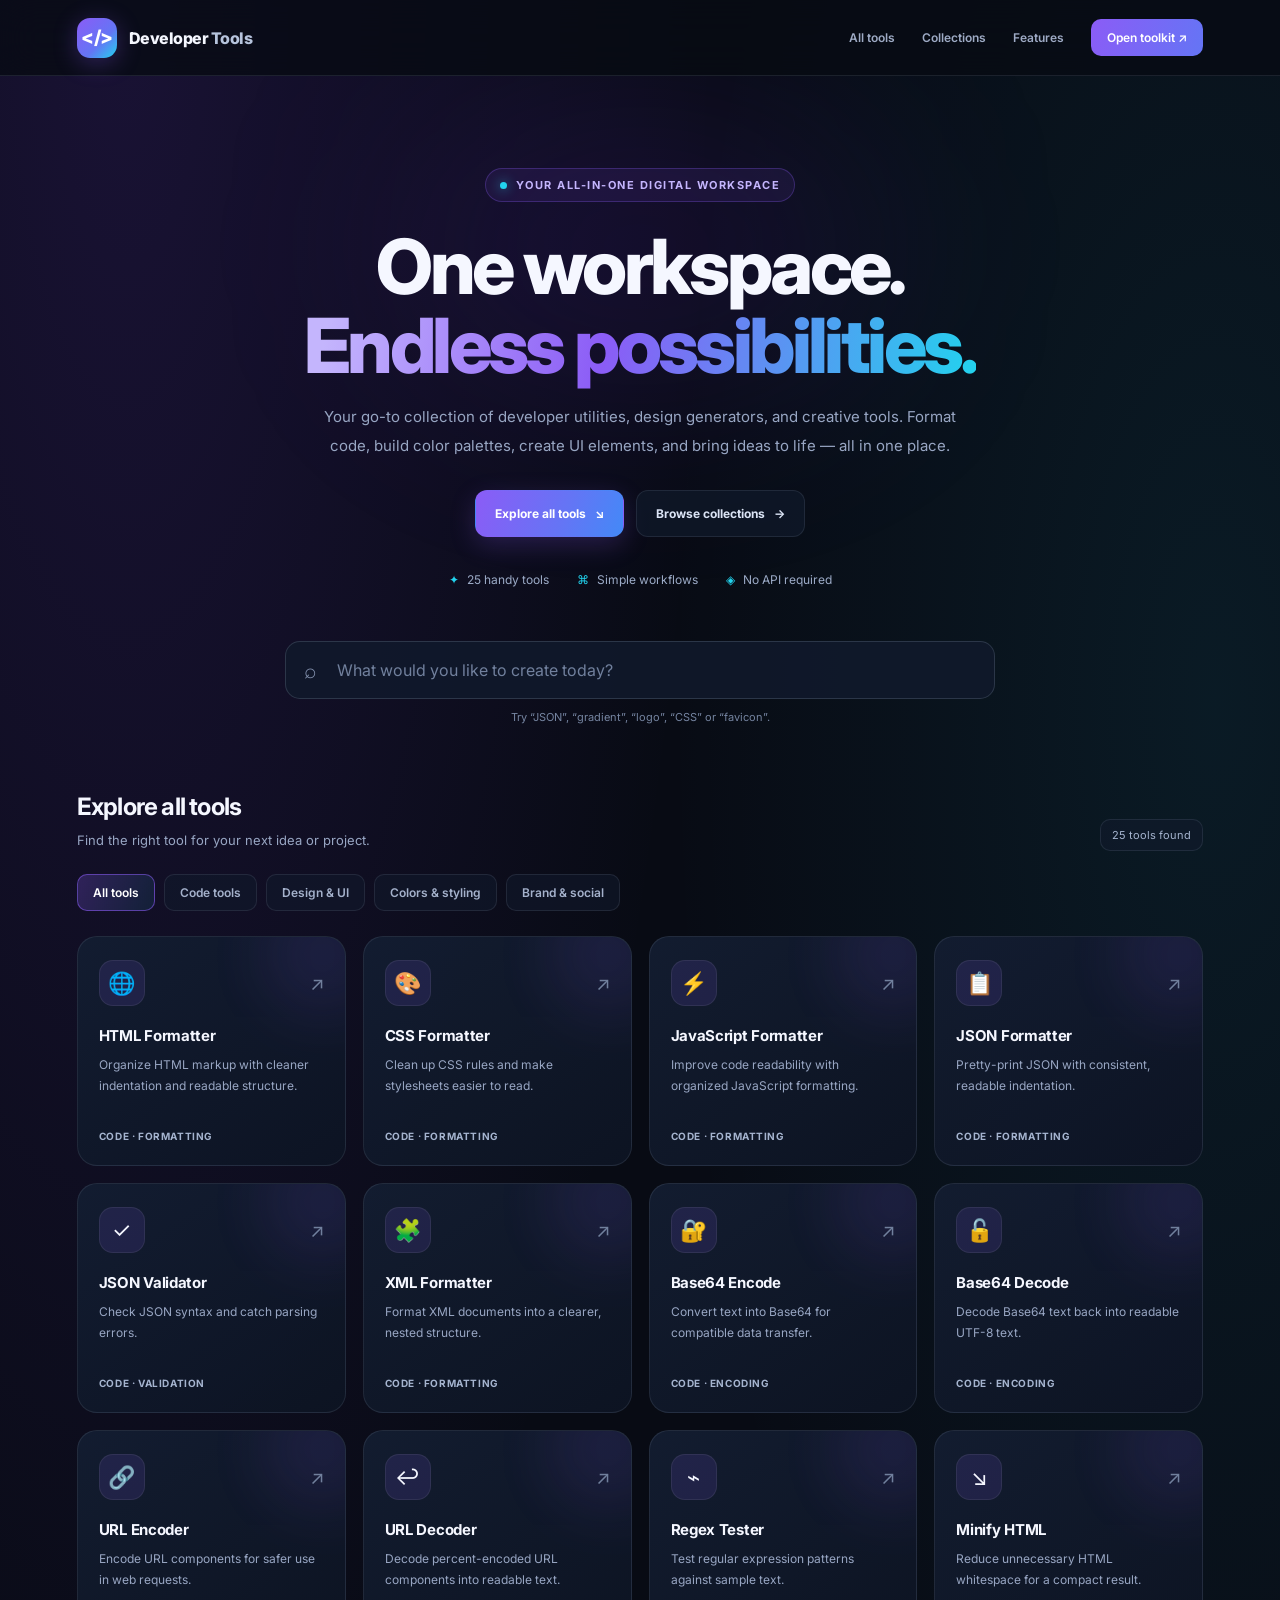
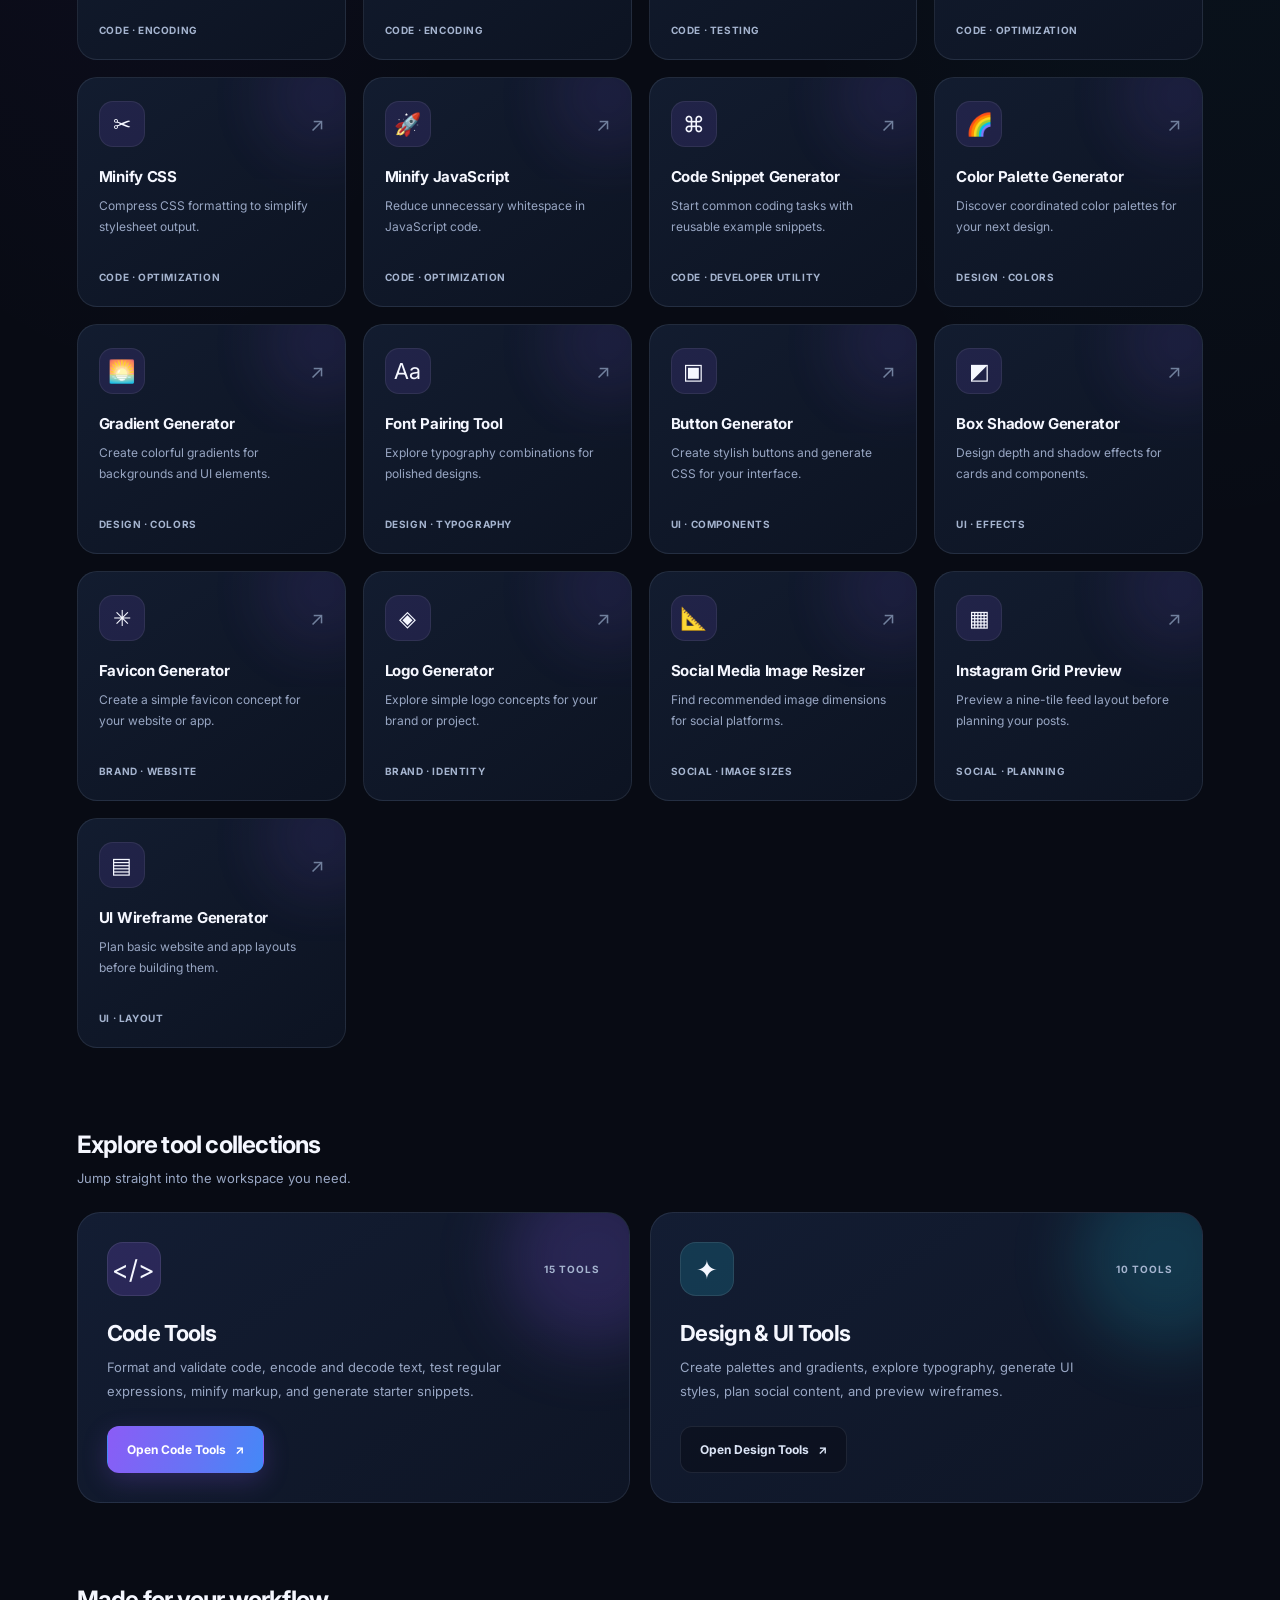
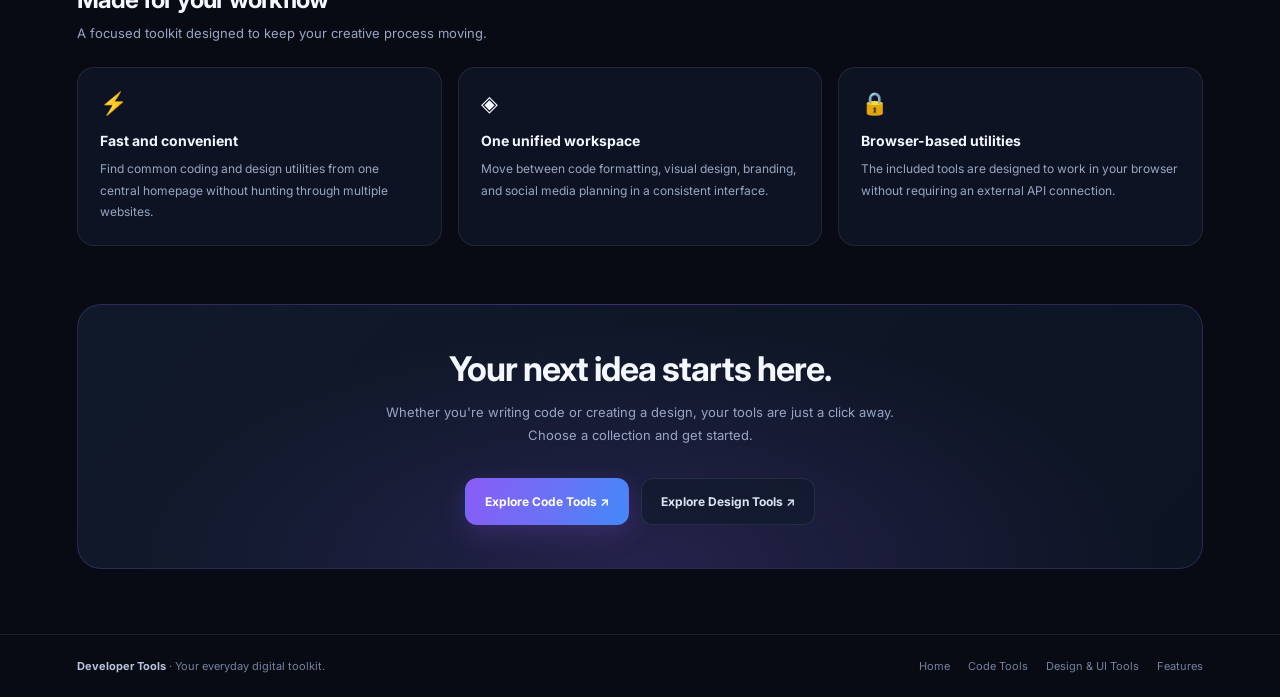
<file: Developer_Studio.html>
<!DOCTYPE html>
<html lang="en">
<head>
<meta charset="UTF-8">
<meta name="viewport" content="width=device-width, initial-scale=1.0">
<meta name="theme-color" content="#080b14">
<meta name="description" content="Developer Tools is your all-in-one collection of free code, design, color, branding, and UI tools.">
<title>Developer Tools — Free Online Creative & Code Tools</title>

<link rel="preconnect" href="https://fonts.googleapis.com">
<link rel="preconnect" href="https://fonts.gstatic.com" crossorigin>
<link href="https://fonts.googleapis.com/css2?family=Inter:wght@400;500;600;700;800&display=swap" rel="stylesheet">

<style>
:root {
  --bg: #080b14;
  --panel: #101626;
  --card: #111a2c;
  --text: #f5f7ff;
  --muted: #98a6c3;
  --accent: #8b5cf6;
  --accent2: #22d3ee;
  --border: rgba(148,163,184,.14);
  --success: #34d399;
  --radius: 20px;
}

* { box-sizing: border-box; }

html { scroll-behavior: smooth; }

body {
  margin: 0;
  min-height: 100vh;
  color: var(--text);
  font-family: 'Inter', sans-serif;
  background:
    radial-gradient(ellipse at 10% 0%, rgba(124,58,237,.15), transparent 36%),
    radial-gradient(ellipse at 95% 18%, rgba(34,211,238,.08), transparent 32%),
    var(--bg);
}

button, input { font: inherit; }
button, a { -webkit-tap-highlight-color: transparent; }
a { color: inherit; text-decoration: none; }

button:focus-visible,
input:focus-visible,
a:focus-visible {
  outline: 2px solid var(--accent2);
  outline-offset: 4px;
}

/* Navigation */

.topbar {
  position: sticky;
  top: 0;
  z-index: 50;
  display: flex;
  align-items: center;
  justify-content: space-between;
  gap: 24px;
  padding: 16px 6%;
  min-height: 76px;
  border-bottom: 1px solid var(--border);
  background: rgba(8,11,20,.82);
  backdrop-filter: blur(18px);
}

.brand {
  display: inline-flex;
  align-items: center;
  gap: 12px;
  flex-shrink: 0;
  font-size: 16px;
  font-weight: 800;
  letter-spacing: -.5px;
}

.brand-mark {
  width: 40px;
  height: 40px;
  display: grid;
  place-items: center;
  border-radius: 13px;
  color: white;
  font-size: 19px;
  background: linear-gradient(135deg, #8b5cf6, #6475f5 60%, #22d3ee);
  box-shadow: 0 5px 24px rgba(139,92,246,.3);
}

.brand-name-muted { color: #b6c3dc; }

.nav-links {
  display: flex;
  align-items: center;
  gap: 27px;
}

.nav-links a {
  color: #9eabc5;
  font-size: 12px;
  font-weight: 600;
  transition: color .2s;
}

.nav-links a:hover { color: white; }

.nav-cta {
  display: inline-flex;
  align-items: center;
  justify-content: center;
  padding: 11px 16px;
  border-radius: 10px;
  background: linear-gradient(110deg, #8b5cf6, #6475f5);
  color: white !important;
}

/* Hero */

.hero {
  position: relative;
  overflow: hidden;
  padding: 92px 20px 54px;
  text-align: center;
}

.hero::before {
  content: "";
  position: absolute;
  width: 500px;
  height: 300px;
  left: 50%;
  top: 20px;
  transform: translateX(-50%);
  border-radius: 50%;
  background: rgba(109,40,217,.12);
  filter: blur(100px);
  pointer-events: none;
}

.hero-inner {
  position: relative;
  z-index: 1;
  max-width: 900px;
  margin: auto;
}

.eyebrow {
  display: inline-flex;
  align-items: center;
  gap: 9px;
  padding: 9px 14px;
  border: 1px solid rgba(139,92,246,.28);
  border-radius: 30px;
  color: #c4b5fd;
  background: rgba(139,92,246,.09);
  font-size: 11px;
  font-weight: 700;
  text-transform: uppercase;
  letter-spacing: 1.5px;
}

.eyebrow-dot {
  width: 7px;
  height: 7px;
  border-radius: 50%;
  background: var(--accent2);
  box-shadow: 0 0 12px rgba(34,211,238,.7);
}

.hero h1 {
  margin: 25px 0 18px;
  font-size: clamp(40px, 7vw, 76px);
  font-weight: 800;
  line-height: 1.04;
  letter-spacing: -3.6px;
}

.gradient-text {
  color: #a78bfa;
  background: linear-gradient(100deg, #c4b5fd 4%, #8b5cf6 45%, #22d3ee 100%);
  -webkit-background-clip: text;
  background-clip: text;
  -webkit-text-fill-color: transparent;
}

.hero-description {
  max-width: 660px;
  margin: auto;
  color: var(--muted);
  font-size: 15px;
  line-height: 1.9;
}

.hero-actions {
  display: flex;
  align-items: center;
  justify-content: center;
  flex-wrap: wrap;
  gap: 12px;
  margin-top: 30px;
}

.btn {
  display: inline-flex;
  align-items: center;
  justify-content: center;
  gap: 9px;
  min-height: 47px;
  padding: 0 19px;
  border: 1px solid transparent;
  border-radius: 12px;
  font-size: 12px;
  font-weight: 700;
  cursor: pointer;
  transition: transform .2s, border-color .2s, filter .2s;
}

.btn:hover {
  transform: translateY(-2px);
  filter: brightness(1.1);
}

.btn-primary {
  color: white;
  background: linear-gradient(110deg, #8b5cf6, #6475f5 60%, #4389f7);
  box-shadow: 0 8px 26px rgba(139,92,246,.22);
}

.btn-secondary {
  color: #dbe4f5;
  border-color: var(--border);
  background: rgba(17,26,44,.7);
}

.hero-stats {
  display: flex;
  justify-content: center;
  align-items: center;
  gap: 28px;
  flex-wrap: wrap;
  margin-top: 35px;
}

.stat {
  display: flex;
  align-items: center;
  gap: 8px;
  color: #9cabc7;
  font-size: 12px;
}

.stat-icon { color: var(--accent2); }

/* Search */

.search-section {
  max-width: 750px;
  margin: 0 auto;
  padding: 0 20px 44px;
}

.search-wrap { position: relative; }

.search-icon {
  position: absolute;
  left: 19px;
  top: 50%;
  transform: translateY(-50%);
  color: #8492af;
  font-size: 21px;
  pointer-events: none;
}

#toolSearch {
  width: 100%;
  height: 58px;
  padding: 0 20px 0 51px;
  color: var(--text);
  background: rgba(17,26,44,.88);
  border: 1px solid rgba(148,163,184,.22);
  border-radius: 15px;
  outline: none;
  transition: border .2s, box-shadow .2s;
}

#toolSearch::placeholder { color: #71809d; }

#toolSearch:focus {
  border-color: rgba(139,92,246,.8);
  box-shadow: 0 0 0 4px rgba(139,92,246,.1);
}

.search-hint {
  margin: 11px 2px 0;
  color: #7584a0;
  font-size: 11px;
  text-align: center;
}

/* General sections */

.section {
  max-width: 1440px;
  padding: 24px 6% 58px;
  margin: auto;
}

.section-heading {
  display: flex;
  justify-content: space-between;
  align-items: end;
  gap: 18px;
  margin-bottom: 23px;
}

.section-heading h2 {
  margin: 0 0 8px;
  font-size: 24px;
  letter-spacing: -.8px;
}

.section-heading p {
  margin: 0;
  color: var(--muted);
  font-size: 13px;
  line-height: 1.7;
}

.result-count {
  flex-shrink: 0;
  padding: 8px 11px;
  border: 1px solid var(--border);
  border-radius: 10px;
  color: #a5b4cf;
  background: rgba(17,26,44,.7);
  font-size: 11px;
}

.filters {
  display: flex;
  flex-wrap: wrap;
  gap: 9px;
  margin-bottom: 25px;
}

.filter-btn {
  padding: 10px 15px;
  border: 1px solid var(--border);
  border-radius: 10px;
  color: #a4b1cb;
  background: rgba(17,26,44,.6);
  font-size: 12px;
  font-weight: 600;
  cursor: pointer;
  transition: .2s;
}

.filter-btn:hover {
  border-color: rgba(139,92,246,.55);
  color: white;
}

.filter-btn.active {
  color: white;
  border-color: rgba(139,92,246,.55);
  background: linear-gradient(110deg, rgba(139,92,246,.25), rgba(34,211,238,.09));
}

/* Tool cards */

.tool-grid {
  display: grid;
  grid-template-columns: repeat(4, minmax(0, 1fr));
  gap: 17px;
}

.tool-card {
  --glow: rgba(139,92,246,.14);
  --icon-bg: rgba(139,92,246,.13);
  position: relative;
  display: flex;
  flex-direction: column;
  align-items: flex-start;
  min-width: 0;
  min-height: 230px;
  padding: 23px 21px;
  overflow: hidden;
  border: 1px solid var(--border);
  border-radius: var(--radius);
  background: linear-gradient(145deg, rgba(19,29,49,.97), rgba(13,20,35,.97));
  transition: transform .22s, border-color .22s, box-shadow .22s;
}

.tool-card::after {
  content: "";
  position: absolute;
  top: -45px;
  right: -40px;
  width: 125px;
  height: 125px;
  border-radius: 50%;
  background: var(--glow);
  filter: blur(30px);
  opacity: .75;
  pointer-events: none;
}

.tool-card:hover {
  transform: translateY(-5px);
  border-color: rgba(139,92,246,.58);
  box-shadow: 0 15px 40px rgba(0,0,0,.22);
}

.tool-top {
  position: relative;
  z-index: 1;
  display: flex;
  justify-content: space-between;
  align-items: center;
  width: 100%;
  margin-bottom: 20px;
}

.tool-icon {
  display: grid;
  place-items: center;
  width: 46px;
  height: 46px;
  border: 1px solid rgba(255,255,255,.07);
  border-radius: 14px;
  background: var(--icon-bg);
  font-size: 22px;
}

.tool-arrow {
  color: #71809d;
  font-size: 19px;
  transition: transform .2s, color .2s;
}

.tool-card:hover .tool-arrow {
  transform: translate(3px,-3px);
  color: var(--accent2);
}

.tool-card h3 {
  position: relative;
  z-index: 1;
  margin: 0 0 9px;
  font-size: 15px;
  letter-spacing: -.3px;
}

.tool-card p {
  position: relative;
  z-index: 1;
  margin: 0;
  color: var(--muted);
  font-size: 12px;
  line-height: 1.75;
}

.tool-category {
  position: relative;
  z-index: 1;
  display: inline-block;
  margin-top: auto;
  padding-top: 19px;
  color: #a5b4cf;
  font-size: 10px;
  font-weight: 700;
  letter-spacing: .6px;
  text-transform: uppercase;
}

.tool-card[hidden] { display: none !important; }

.empty-state {
  display: none;
  padding: 55px 20px;
  border: 1px dashed var(--border);
  border-radius: 20px;
  text-align: center;
  color: var(--muted);
}

.empty-state h3 {
  margin-bottom: 7px;
  color: var(--text);
}

/* Collection banners */

.collections {
  display: grid;
  grid-template-columns: repeat(2, minmax(0, 1fr));
  gap: 20px;
}

.collection-card {
  --collection-color: rgba(139,92,246,.16);
  position: relative;
  display: flex;
  flex-direction: column;
  align-items: flex-start;
  min-height: 270px;
  padding: 29px;
  overflow: hidden;
  border: 1px solid var(--border);
  border-radius: 23px;
  background: linear-gradient(145deg, #131d33, #0e1525);
  transition: transform .2s, border-color .2s;
}

.collection-card::after {
  content: "";
  position: absolute;
  width: 180px;
  height: 180px;
  right: -55px;
  top: -45px;
  border-radius: 50%;
  background: var(--collection-color);
  filter: blur(32px);
  pointer-events: none;
}

.collection-card:hover {
  transform: translateY(-4px);
  border-color: rgba(139,92,246,.55);
}

.collection-top {
  position: relative;
  z-index: 1;
  display: flex;
  justify-content: space-between;
  align-items: center;
  width: 100%;
}

.collection-icon {
  width: 54px;
  height: 54px;
  display: grid;
  place-items: center;
  border-radius: 16px;
  border: 1px solid rgba(255,255,255,.09);
  background: var(--collection-color);
  font-size: 26px;
}

.collection-label {
  color: #a5b4cf;
  font-size: 10px;
  font-weight: 700;
  text-transform: uppercase;
  letter-spacing: 1px;
}

.collection-card h3 {
  position: relative;
  z-index: 1;
  margin: 24px 0 10px;
  font-size: 22px;
  letter-spacing: -.7px;
}

.collection-card p {
  position: relative;
  z-index: 1;
  max-width: 430px;
  margin: 0 0 23px;
  color: var(--muted);
  font-size: 13px;
  line-height: 1.8;
}

.collection-card .btn {
  position: relative;
  z-index: 1;
  margin-top: auto;
}

.collection-card .btn-secondary { background: rgba(8,11,20,.5); }

/* Benefits */

.benefit-grid {
  display: grid;
  grid-template-columns: repeat(3, minmax(0, 1fr));
  gap: 16px;
}

.benefit {
  padding: 22px;
  border: 1px solid var(--border);
  border-radius: 17px;
  background: rgba(17,26,44,.6);
}

.benefit-icon {
  font-size: 22px;
  margin-bottom: 16px;
}

.benefit h3 {
  margin: 0 0 9px;
  font-size: 14px;
}

.benefit p {
  margin: 0;
  color: var(--muted);
  font-size: 12px;
  line-height: 1.8;
}

.cta {
  max-width: 1320px;
  margin: 0 auto 65px;
  padding: 0 6%;
}

.cta-inner {
  position: relative;
  overflow: hidden;
  padding: 43px 28px;
  border: 1px solid rgba(139,92,246,.24);
  border-radius: 24px;
  text-align: center;
  background:
    radial-gradient(ellipse at 50% 100%, rgba(139,92,246,.18), transparent 65%),
    linear-gradient(130deg, rgba(17,26,44,.98), rgba(13,20,35,.98));
}

.cta-inner h2 {
  margin: 0 0 12px;
  font-size: clamp(24px, 4vw, 34px);
  letter-spacing: -1px;
}

.cta-inner p {
  max-width: 560px;
  margin: 0 auto 23px;
  color: var(--muted);
  font-size: 13px;
  line-height: 1.8;
}

.footer {
  display: flex;
  justify-content: space-between;
  align-items: center;
  gap: 18px;
  padding: 24px 6%;
  border-top: 1px solid var(--border);
  color: #73829e;
  font-size: 11px;
}

.footer strong { color: #b8c4dc; }

.footer-links {
  display: flex;
  gap: 18px;
  flex-wrap: wrap;
}

.footer-links a:hover { color: white; }

@media (max-width: 1100px) {
  .tool-grid { grid-template-columns: repeat(3, minmax(0, 1fr)); }
}

@media (max-width: 780px) {
  .topbar { padding: 14px 5%; }
  .nav-links { gap: 15px; }
  .nav-links a:not(.nav-cta) { display: none; }
  .hero { padding: 68px 20px 42px; }
  .hero h1 { letter-spacing: -2px; }
  .section { padding: 23px 5% 48px; }
  .tool-grid { grid-template-columns: repeat(2, minmax(0, 1fr)); }
  .collections { gap: 13px; }
  .collection-card { padding: 22px; }
  .benefit-grid { gap: 12px; }
  .benefit { padding: 17px; }
  .footer { padding: 22px 5%; }
}

@media (max-width: 520px) {
  .hero { padding-top: 55px; }
  .hero h1 { font-size: 42px; letter-spacing: -1.8px; }
  .hero-description { font-size: 13px; }
  .hero-stats { gap: 13px 18px; }
  .stat { font-size: 11px; }
  .hero-actions .btn { width: 100%; }
  .search-section { padding-bottom: 28px; }
  .section-heading { align-items: flex-start; }
  .section-heading h2 { font-size: 21px; }
  .result-count { font-size: 10px; }
  .tool-grid { grid-template-columns: 1fr; gap: 12px; }
  .tool-card { min-height: 190px; padding: 20px; }
  .tool-top { margin-bottom: 15px; }
  .tool-category { padding-top: 13px; }
  .collections { grid-template-columns: 1fr; }
  .collection-card { min-height: 250px; }
  .benefit-grid { grid-template-columns: 1fr; }
  .filters { gap: 7px; }
  .filter-btn { padding: 9px 11px; }
  .cta { padding: 0 5%; margin-bottom: 45px; }
  .cta-inner { padding: 34px 20px; }
  .footer { flex-direction: column; align-items: flex-start; }
}
</style>
</head>

<body>

<header class="topbar">
  <a href="index.html" class="brand" aria-label="Developer Tools homepage">
    <span class="brand-mark">&lt;/&gt;</span>
    <span>Developer <span class="brand-name-muted">Tools</span></span>
  </a>

  <nav class="nav-links" aria-label="Main navigation">
    <a href="#tools">All tools</a>
    <a href="#collections">Collections</a>
    <a href="#features">Features</a>
    <a href="code-tools.html" class="nav-cta">Open toolkit ↗</a>
  </nav>
</header>

<main>
  <section class="hero">
    <div class="hero-inner">
      <div class="eyebrow">
        <span class="eyebrow-dot"></span>
        Your all-in-one digital workspace
      </div>

      <h1>One workspace.<br><span class="gradient-text">Endless possibilities.</span></h1>

      <p class="hero-description">
        Your go-to collection of developer utilities, design generators,
        and creative tools. Format code, build color palettes, create UI
        elements, and bring ideas to life — all in one place.
      </p>

      <div class="hero-actions">
        <a href="#tools" class="btn btn-primary">Explore all tools <span>↘</span></a>
        <a href="#collections" class="btn btn-secondary">Browse collections <span>→</span></a>
      </div>

      <div class="hero-stats">
        <div class="stat"><span class="stat-icon">✦</span> 25 handy tools</div>
        <div class="stat"><span class="stat-icon">⌘</span> Simple workflows</div>
        <div class="stat"><span class="stat-icon">◈</span> No API required</div>
      </div>
    </div>
  </section>

  <section class="search-section" aria-label="Search the tools">
    <div class="search-wrap">
      <span class="search-icon" aria-hidden="true">⌕</span>
      <input
        type="search"
        id="toolSearch"
        placeholder="What would you like to create today?"
        autocomplete="off"
        aria-label="Search all tools"
      >
    </div>
    <p class="search-hint">Try “JSON”, “gradient”, “logo”, “CSS” or “favicon”.</p>
  </section>

  <section class="section" id="tools">
    <div class="section-heading">
      <div>
        <h2>Explore all tools</h2>
        <p>Find the right tool for your next idea or project.</p>
      </div>
      <div class="result-count" id="resultCount">25 tools available</div>
    </div>

    <div class="filters" aria-label="Filter tools">
      <button type="button" class="filter-btn active" data-filter="all" aria-pressed="true">All tools</button>
      <button type="button" class="filter-btn" data-filter="code" aria-pressed="false">Code tools</button>
      <button type="button" class="filter-btn" data-filter="design" aria-pressed="false">Design &amp; UI</button>
      <button type="button" class="filter-btn" data-filter="colors" aria-pressed="false">Colors &amp; styling</button>
      <button type="button" class="filter-btn" data-filter="brand" aria-pressed="false">Brand &amp; social</button>
    </div>

    <div class="tool-grid" id="toolGrid">

      <!-- Code tools: code-tools.html -->
      <a class="tool-card" href="code-tools.html" data-category="code" data-search="html formatter format code markup">
        <div class="tool-top">
          <span class="tool-icon">🌐</span><span class="tool-arrow">↗</span>
        </div>
        <h3>HTML Formatter</h3>
        <p>Organize HTML markup with cleaner indentation and readable structure.</p>
        <span class="tool-category">Code · Formatting</span>
      </a>

      <a class="tool-card" href="code-tools.html" data-category="code" data-search="css formatter styling code">
        <div class="tool-top">
          <span class="tool-icon">🎨</span><span class="tool-arrow">↗</span>
        </div>
        <h3>CSS Formatter</h3>
        <p>Clean up CSS rules and make stylesheets easier to read.</p>
        <span class="tool-category">Code · Formatting</span>
      </a>

      <a class="tool-card" href="code-tools.html" data-category="code" data-search="javascript formatter js code">
        <div class="tool-top">
          <span class="tool-icon">⚡</span><span class="tool-arrow">↗</span>
        </div>
        <h3>JavaScript Formatter</h3>
        <p>Improve code readability with organized JavaScript formatting.</p>
        <span class="tool-category">Code · Formatting</span>
      </a>

      <a class="tool-card" href="code-tools.html" data-category="code" data-search="json formatter pretty print">
        <div class="tool-top">
          <span class="tool-icon">📋</span><span class="tool-arrow">↗</span>
        </div>
        <h3>JSON Formatter</h3>
        <p>Pretty-print JSON with consistent, readable indentation.</p>
        <span class="tool-category">Code · Formatting</span>
      </a>

      <a class="tool-card" href="code-tools.html" data-category="code" data-search="json validator validate syntax">
        <div class="tool-top">
          <span class="tool-icon">✓</span><span class="tool-arrow">↗</span>
        </div>
        <h3>JSON Validator</h3>
        <p>Check JSON syntax and catch parsing errors.</p>
        <span class="tool-category">Code · Validation</span>
      </a>

      <a class="tool-card" href="code-tools.html" data-category="code" data-search="xml formatter markup">
        <div class="tool-top">
          <span class="tool-icon">🧩</span><span class="tool-arrow">↗</span>
        </div>
        <h3>XML Formatter</h3>
        <p>Format XML documents into a clearer, nested structure.</p>
        <span class="tool-category">Code · Formatting</span>
      </a>

      <a class="tool-card" href="code-tools.html" data-category="code" data-search="base64 encode encoding text">
        <div class="tool-top">
          <span class="tool-icon">🔐</span><span class="tool-arrow">↗</span>
        </div>
        <h3>Base64 Encode</h3>
        <p>Convert text into Base64 for compatible data transfer.</p>
        <span class="tool-category">Code · Encoding</span>
      </a>

      <a class="tool-card" href="code-tools.html" data-category="code" data-search="base64 decode decoding text">
        <div class="tool-top">
          <span class="tool-icon">🔓</span><span class="tool-arrow">↗</span>
        </div>
        <h3>Base64 Decode</h3>
        <p>Decode Base64 text back into readable UTF-8 text.</p>
        <span class="tool-category">Code · Encoding</span>
      </a>

      <a class="tool-card" href="code-tools.html" data-category="code" data-search="url encoder percent encode">
        <div class="tool-top">
          <span class="tool-icon">🔗</span><span class="tool-arrow">↗</span>
        </div>
        <h3>URL Encoder</h3>
        <p>Encode URL components for safer use in web requests.</p>
        <span class="tool-category">Code · Encoding</span>
      </a>

      <a class="tool-card" href="code-tools.html" data-category="code" data-search="url decoder decode percent">
        <div class="tool-top">
          <span class="tool-icon">↩</span><span class="tool-arrow">↗</span>
        </div>
        <h3>URL Decoder</h3>
        <p>Decode percent-encoded URL components into readable text.</p>
        <span class="tool-category">Code · Encoding</span>
      </a>

      <a class="tool-card" href="code-tools.html" data-category="code" data-search="regex tester regular expression pattern">
        <div class="tool-top">
          <span class="tool-icon">⌁</span><span class="tool-arrow">↗</span>
        </div>
        <h3>Regex Tester</h3>
        <p>Test regular expression patterns against sample text.</p>
        <span class="tool-category">Code · Testing</span>
      </a>

      <a class="tool-card" href="code-tools.html" data-category="code" data-search="minify html optimize compress">
        <div class="tool-top">
          <span class="tool-icon">↘</span><span class="tool-arrow">↗</span>
        </div>
        <h3>Minify HTML</h3>
        <p>Reduce unnecessary HTML whitespace for a compact result.</p>
        <span class="tool-category">Code · Optimization</span>
      </a>

      <a class="tool-card" href="code-tools.html" data-category="code" data-search="minify css optimize compress">
        <div class="tool-top">
          <span class="tool-icon">✂</span><span class="tool-arrow">↗</span>
        </div>
        <h3>Minify CSS</h3>
        <p>Compress CSS formatting to simplify stylesheet output.</p>
        <span class="tool-category">Code · Optimization</span>
      </a>

      <a class="tool-card" href="code-tools.html" data-category="code" data-search="minify javascript js optimize compress">
        <div class="tool-top">
          <span class="tool-icon">🚀</span><span class="tool-arrow">↗</span>
        </div>
        <h3>Minify JavaScript</h3>
        <p>Reduce unnecessary whitespace in JavaScript code.</p>
        <span class="tool-category">Code · Optimization</span>
      </a>

      <a class="tool-card" href="code-tools.html" data-category="code" data-search="code snippet generator function fetch class">
        <div class="tool-top">
          <span class="tool-icon">⌘</span><span class="tool-arrow">↗</span>
        </div>
        <h3>Code Snippet Generator</h3>
        <p>Start common coding tasks with reusable example snippets.</p>
        <span class="tool-category">Code · Developer utility</span>
      </a>

      <!-- Design & UI tools: design-ui-tools.html -->
      <a class="tool-card" href="design-ui-tools.html" data-category="colors" data-search="color palette generator colors hex scheme">
        <div class="tool-top">
          <span class="tool-icon">🌈</span><span class="tool-arrow">↗</span>
        </div>
        <h3>Color Palette Generator</h3>
        <p>Discover coordinated color palettes for your next design.</p>
        <span class="tool-category">Design · Colors</span>
      </a>

      <a class="tool-card" href="design-ui-tools.html" data-category="colors" data-search="gradient generator background css">
        <div class="tool-top">
          <span class="tool-icon">🌅</span><span class="tool-arrow">↗</span>
        </div>
        <h3>Gradient Generator</h3>
        <p>Create colorful gradients for backgrounds and UI elements.</p>
        <span class="tool-category">Design · Colors</span>
      </a>

      <a class="tool-card" href="design-ui-tools.html" data-category="design" data-search="font pairing typography fonts">
        <div class="tool-top">
          <span class="tool-icon">Aa</span><span class="tool-arrow">↗</span>
        </div>
        <h3>Font Pairing Tool</h3>
        <p>Explore typography combinations for polished designs.</p>
        <span class="tool-category">Design · Typography</span>
      </a>

      <a class="tool-card" href="design-ui-tools.html" data-category="design" data-search="button generator css component">
        <div class="tool-top">
          <span class="tool-icon">▣</span><span class="tool-arrow">↗</span>
        </div>
        <h3>Button Generator</h3>
        <p>Create stylish buttons and generate CSS for your interface.</p>
        <span class="tool-category">UI · Components</span>
      </a>

      <a class="tool-card" href="design-ui-tools.html" data-category="design" data-search="box shadow generator css effects">
        <div class="tool-top">
          <span class="tool-icon">◩</span><span class="tool-arrow">↗</span>
        </div>
        <h3>Box Shadow Generator</h3>
        <p>Design depth and shadow effects for cards and components.</p>
        <span class="tool-category">UI · Effects</span>
      </a>

      <a class="tool-card" href="design-ui-tools.html" data-category="brand" data-search="favicon generator website icon svg">
        <div class="tool-top">
          <span class="tool-icon">✳</span><span class="tool-arrow">↗</span>
        </div>
        <h3>Favicon Generator</h3>
        <p>Create a simple favicon concept for your website or app.</p>
        <span class="tool-category">Brand · Website</span>
      </a>

      <a class="tool-card" href="design-ui-tools.html" data-category="brand" data-search="logo generator brand identity svg">
        <div class="tool-top">
          <span class="tool-icon">◈</span><span class="tool-arrow">↗</span>
        </div>
        <h3>Logo Generator</h3>
        <p>Explore simple logo concepts for your brand or project.</p>
        <span class="tool-category">Brand · Identity</span>
      </a>

      <a class="tool-card" href="design-ui-tools.html" data-category="brand" data-search="social media image resizer instagram facebook linkedin">
        <div class="tool-top">
          <span class="tool-icon">📐</span><span class="tool-arrow">↗</span>
        </div>
        <h3>Social Media Image Resizer</h3>
        <p>Find recommended image dimensions for social platforms.</p>
        <span class="tool-category">Social · Image sizes</span>
      </a>

      <a class="tool-card" href="design-ui-tools.html" data-category="brand" data-search="instagram grid preview feed social">
        <div class="tool-top">
          <span class="tool-icon">▦</span><span class="tool-arrow">↗</span>
        </div>
        <h3>Instagram Grid Preview</h3>
        <p>Preview a nine-tile feed layout before planning your posts.</p>
        <span class="tool-category">Social · Planning</span>
      </a>

      <a class="tool-card" href="design-ui-tools.html" data-category="design" data-search="ui wireframe generator website layout">
        <div class="tool-top">
          <span class="tool-icon">▤</span><span class="tool-arrow">↗</span>
        </div>
        <h3>UI Wireframe Generator</h3>
        <p>Plan basic website and app layouts before building them.</p>
        <span class="tool-category">UI · Layout</span>
      </a>

    </div>

    <div class="empty-state" id="emptyState">
      <div style="font-size:30px">⌕</div>
      <h3>No tools found</h3>
      <p>Try a different search term or select another category.</p>
    </div>
  </section>

  <section class="section" id="collections">
    <div class="section-heading">
      <div>
        <h2>Explore tool collections</h2>
        <p>Jump straight into the workspace you need.</p>
      </div>
    </div>

    <div class="collections">
      <article class="collection-card" style="--collection-color:rgba(139,92,246,.2)">
        <div class="collection-top">
          <span class="collection-icon">&lt;/&gt;</span>
          <span class="collection-label">15 tools</span>
        </div>
        <h3>Code Tools</h3>
        <p>
          Format and validate code, encode and decode text, test regular
          expressions, minify markup, and generate starter snippets.
        </p>
        <a class="btn btn-primary" href="code-tools.html">Open Code Tools <span>↗</span></a>
      </article>

      <article class="collection-card" style="--collection-color:rgba(34,211,238,.16)">
        <div class="collection-top">
          <span class="collection-icon">✦</span>
          <span class="collection-label">10 tools</span>
        </div>
        <h3>Design &amp; UI Tools</h3>
        <p>
          Create palettes and gradients, explore typography, generate
          UI styles, plan social content, and preview wireframes.
        </p>
        <a class="btn btn-secondary" href="design-ui-tools.html">Open Design Tools <span>↗</span></a>
      </article>
    </div>
  </section>

  <section class="section" id="features">
    <div class="section-heading">
      <div>
        <h2>Made for your workflow</h2>
        <p>A focused toolkit designed to keep your creative process moving.</p>
      </div>
    </div>

    <div class="benefit-grid">
      <article class="benefit">
        <div class="benefit-icon">⚡</div>
        <h3>Fast and convenient</h3>
        <p>Find common coding and design utilities from one central homepage without hunting through multiple websites.</p>
      </article>

      <article class="benefit">
        <div class="benefit-icon">◈</div>
        <h3>One unified workspace</h3>
        <p>Move between code formatting, visual design, branding, and social media planning in a consistent interface.</p>
      </article>

      <article class="benefit">
        <div class="benefit-icon">🔒</div>
        <h3>Browser-based utilities</h3>
        <p>The included tools are designed to work in your browser without requiring an external API connection.</p>
      </article>
    </div>
  </section>

  <section class="cta">
    <div class="cta-inner">
      <h2>Your next idea starts here.</h2>
      <p>
        Whether you're writing code or creating a design, your tools are
        just a click away. Choose a collection and get started.
      </p>
      <div class="hero-actions">
        <a href="code-tools.html" class="btn btn-primary">Explore Code Tools ↗</a>
        <a href="design-ui-tools.html" class="btn btn-secondary">Explore Design Tools ↗</a>
      </div>
    </div>
  </section>
</main>

<footer class="footer">
  <div><strong>Developer Tools</strong> · Your everyday digital toolkit.</div>
  <nav class="footer-links" aria-label="Footer navigation">
    <a href="index.html">Home</a>
    <a href="code_tools.html">Code Tools</a>
    <a href="ui_tools.html">Design &amp; UI Tools</a>
    <a href="#features">Features</a>
  </nav>
</footer>

<script>
"use strict";

const searchInput = document.getElementById("toolSearch");
const toolCards = Array.from(document.querySelectorAll(".tool-card"));
const filterButtons = Array.from(document.querySelectorAll(".filter-btn"));
const resultCount = document.getElementById("resultCount");
const emptyState = document.getElementById("emptyState");
const toolGrid = document.getElementById("toolGrid");

let activeFilter = "all";

function filterTools() {
  const query = searchInput.value.trim().toLowerCase();
  let visibleCount = 0;

  toolCards.forEach(card => {
    const searchableText = (
      card.dataset.search + " " +
      card.innerText + " " +
      card.dataset.category
    ).toLowerCase();

    const matchesSearch = searchableText.includes(query);
    const matchesFilter =
      activeFilter === "all" ||
      card.dataset.category === activeFilter;

    const visible = matchesSearch && matchesFilter;

    card.hidden = !visible;

    if (visible) visibleCount++;
  });

  resultCount.textContent =
    visibleCount + (visibleCount === 1 ? " tool found" : " tools found");

  emptyState.style.display = visibleCount === 0 ? "block" : "none";
  toolGrid.style.display = visibleCount === 0 ? "none" : "grid";
}

searchInput.addEventListener("input", filterTools);

filterButtons.forEach(button => {
  button.addEventListener("click", () => {
    activeFilter = button.dataset.filter;

    filterButtons.forEach(item => {
      const selected = item === button;
      item.classList.toggle("active", selected);
      item.setAttribute("aria-pressed", String(selected));
    });

    filterTools();
  });
});

filterTools();
</script>

</body>
</html>
</file>
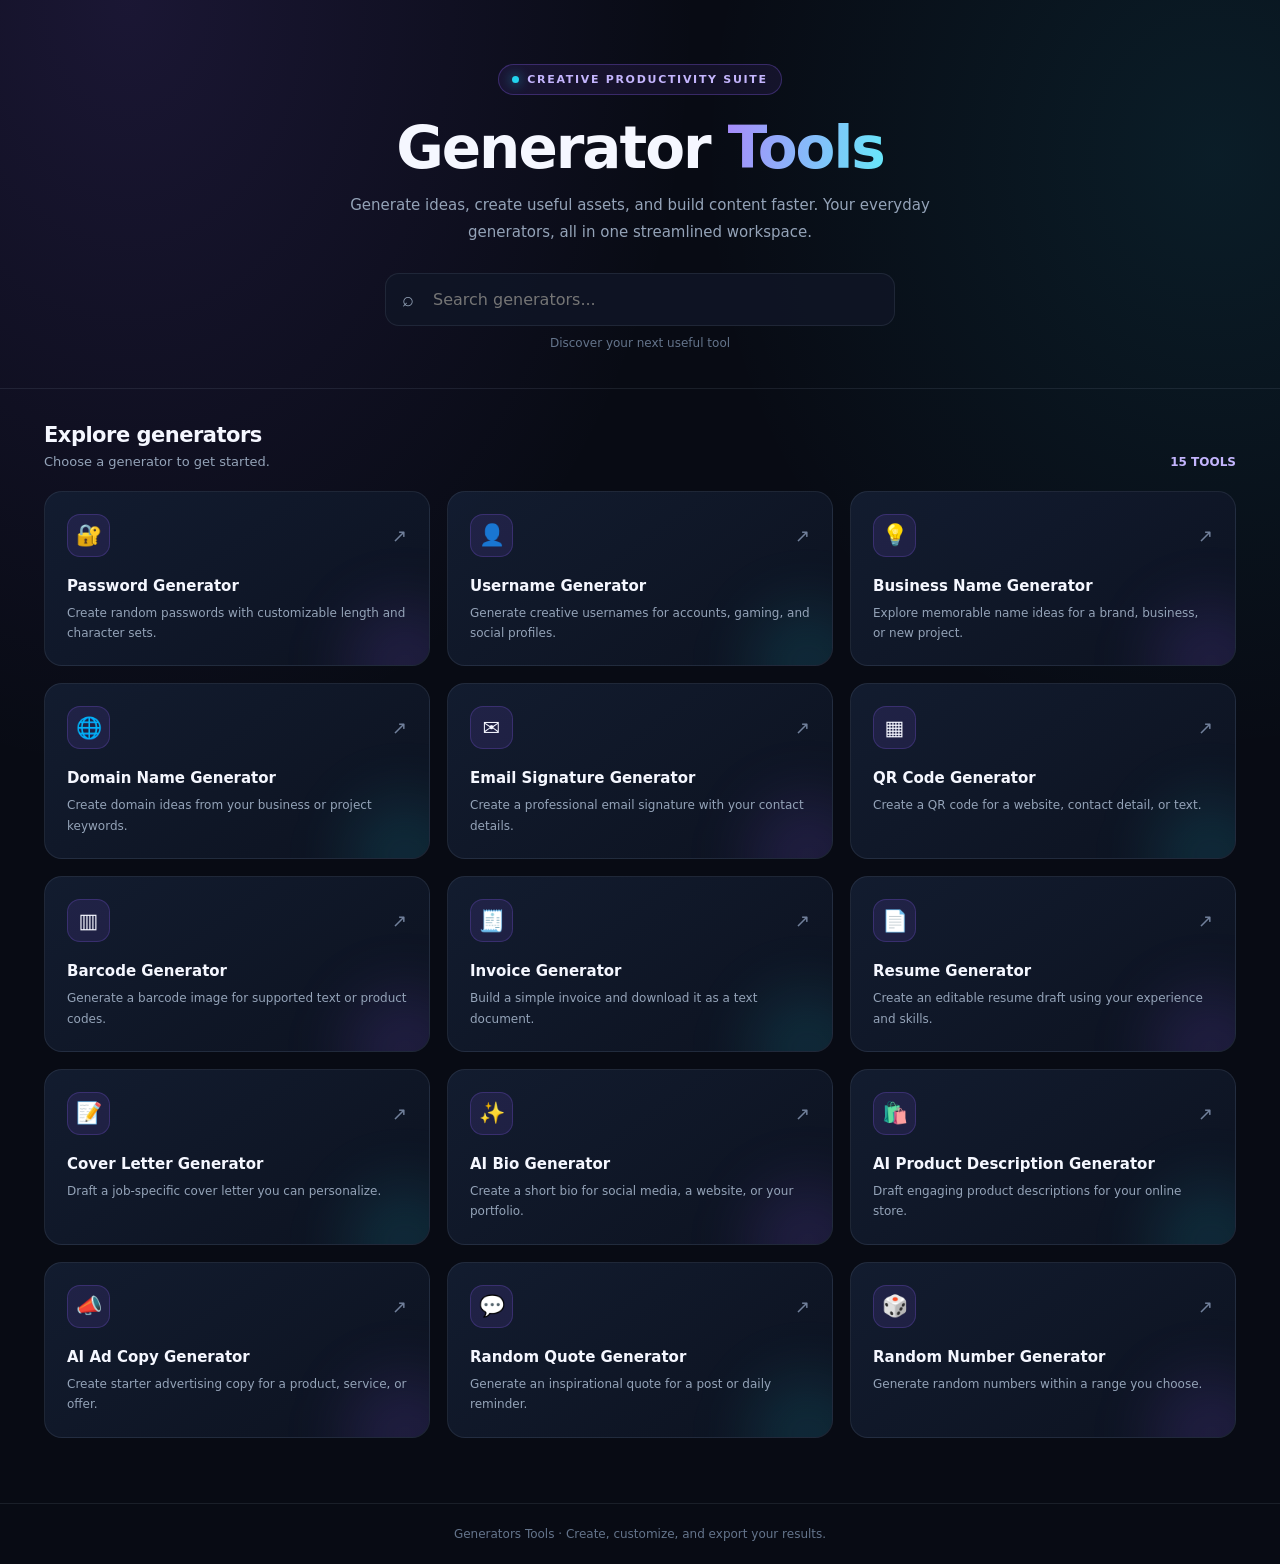
<file: generator_tools.html>
<!DOCTYPE html>
<html lang="en">
<head>
<meta charset="UTF-8">
<meta name="viewport" content="width=device-width, initial-scale=1.0">
<meta name="theme-color" content="#080b14">
<title>Generators Tools | AI Productivity Suite</title>
<meta name="description" content="Generate passwords, business names, QR codes, resumes, marketing content, and more in one modern workspace.">

<style>
:root {
  --bg: #080b14;
  --panel: #101626;
  --card: #111a2c;
  --text: #f5f7ff;
  --muted: #94a3b8;
  --accent: #8b5cf6;
  --accent2: #22d3ee;
  --border: rgba(148,163,184,.13);
  --success: #34d399;
  --danger: #fb7185;
}

* {
  box-sizing: border-box;
  font-family: Inter, ui-sans-serif, system-ui, -apple-system,
    BlinkMacSystemFont, "Segoe UI", sans-serif;
}

body {
  margin: 0;
  min-height: 100vh;
  background:
    radial-gradient(ellipse at 10% 0%, rgba(139,92,246,.14), transparent 35%),
    radial-gradient(ellipse at 95% 10%, rgba(34,211,238,.09), transparent 30%),
    var(--bg);
  color: var(--text);
}

button, input, textarea, select { font: inherit; }

header {
  padding: 64px 24px 38px;
  text-align: center;
  border-bottom: 1px solid var(--border);
}

.top-label {
  display: inline-flex;
  align-items: center;
  gap: 8px;
  padding: 8px 13px;
  border: 1px solid rgba(139,92,246,.3);
  border-radius: 100px;
  background: rgba(139,92,246,.09);
  color: #c4b5fd;
  font-size: 11px;
  font-weight: 800;
  letter-spacing: 1.7px;
  text-transform: uppercase;
}

.status-dot {
  width: 7px;
  height: 7px;
  border-radius: 50%;
  background: var(--accent2);
  box-shadow: 0 0 12px rgba(34,211,238,.8);
}

h1 {
  margin: 22px 0 12px;
  font-size: clamp(34px, 5vw, 58px);
  font-weight: 850;
  line-height: 1.08;
  letter-spacing: -2px;
}

.gradient-text {
  background: linear-gradient(100deg, #a78bfa, #67e8f9);
  -webkit-background-clip: text;
  background-clip: text;
  color: transparent;
}

.hero-copy {
  max-width: 620px;
  margin: 0 auto;
  color: var(--muted);
  font-size: 15px;
  line-height: 1.8;
}

.search-wrap {
  position: relative;
  width: min(100%, 510px);
  margin: 27px auto 0;
}

.search-icon {
  position: absolute;
  top: 50%;
  left: 17px;
  transform: translateY(-50%);
  color: var(--muted);
  font-size: 20px;
  pointer-events: none;
}

input[type="search"] {
  width: 100%;
  padding: 16px 18px 16px 47px;
  border: 1px solid var(--border);
  border-radius: 14px;
  outline: none;
  background: rgba(16,22,38,.85);
  color: var(--text);
}

input:focus, textarea:focus, select:focus {
  border-color: rgba(139,92,246,.8);
  box-shadow: 0 0 0 3px rgba(139,92,246,.12);
  outline: none;
}

.search-meta {
  margin-top: 10px;
  color: #64748b;
  font-size: 12px;
}

main {
  width: min(1240px, 100%);
  margin: 0 auto;
  padding: 34px 24px 65px;
}

.section-heading {
  display: flex;
  align-items: flex-end;
  justify-content: space-between;
  gap: 15px;
  margin-bottom: 22px;
}

.section-heading h2 {
  margin: 0 0 7px;
  font-size: 21px;
  letter-spacing: -.5px;
}

.section-heading p {
  margin: 0;
  color: var(--muted);
  font-size: 13px;
}

.tool-count {
  color: #c4b5fd;
  font-size: 12px;
  font-weight: 700;
  white-space: nowrap;
}

.tools {
  display: grid;
  grid-template-columns: repeat(3, minmax(0, 1fr));
  gap: 17px;
}

.tool {
  position: relative;
  min-width: 0;
  min-height: 172px;
  padding: 22px;
  overflow: hidden;
  border: 1px solid var(--border);
  border-radius: 18px;
  background: linear-gradient(145deg, rgba(19,29,49,.96), rgba(13,19,33,.96));
  cursor: pointer;
  transition: transform .22s, border-color .22s, box-shadow .22s;
}

.tool::after {
  position: absolute;
  right: -36px;
  bottom: -58px;
  width: 120px;
  height: 120px;
  border-radius: 50%;
  background: var(--glow, rgba(139,92,246,.13));
  filter: blur(30px);
  content: "";
  pointer-events: none;
}

.tool:hover {
  transform: translateY(-4px);
  border-color: rgba(139,92,246,.58);
  box-shadow: 0 15px 36px rgba(0,0,0,.2);
}

.tool:focus-visible {
  outline: 2px solid var(--accent2);
  outline-offset: 3px;
}

.tool-top {
  display: flex;
  align-items: center;
  justify-content: space-between;
  margin-bottom: 20px;
}

.tool-icon {
  display: grid;
  width: 43px;
  height: 43px;
  place-items: center;
  border: 1px solid rgba(139,92,246,.24);
  border-radius: 13px;
  background: rgba(139,92,246,.12);
  font-size: 21px;
}

.tool-arrow {
  color: #71809b;
  font-size: 18px;
  transition: transform .2s, color .2s;
}

.tool:hover .tool-arrow {
  transform: translate(3px,-3px);
  color: #c4b5fd;
}

.tool h3 {
  position: relative;
  z-index: 1;
  margin: 0 0 8px;
  font-size: 15px;
  font-weight: 750;
}

.tool p {
  position: relative;
  z-index: 1;
  margin: 0;
  color: var(--muted);
  font-size: 12px;
  line-height: 1.7;
}

.empty-state {
  display: none;
  padding: 50px 20px;
  border: 1px dashed var(--border);
  border-radius: 18px;
  color: var(--muted);
  text-align: center;
}

footer {
  padding: 23px;
  border-top: 1px solid var(--border);
  color: #64748b;
  font-size: 12px;
  text-align: center;
}

/* Generator modal */

.modal {
  position: fixed;
  z-index: 1000;
  inset: 0;
  display: none;
  align-items: center;
  justify-content: center;
  padding: 18px;
  background: rgba(3,6,14,.82);
  backdrop-filter: blur(12px);
}

.modal.open { display: flex; }

.modal-content {
  width: min(100%, 650px);
  max-height: 90vh;
  overflow-y: auto;
  padding: 27px;
  border: 1px solid rgba(148,163,184,.19);
  border-radius: 22px;
  background:
    radial-gradient(ellipse at 100% 0%, rgba(139,92,246,.12), transparent 38%),
    #101626;
  box-shadow: 0 30px 100px rgba(0,0,0,.55);
  animation: modalIn .2s ease-out;
}

@keyframes modalIn {
  from { opacity: 0; transform: translateY(9px) scale(.99); }
  to { opacity: 1; transform: translateY(0) scale(1); }
}

.modal-header {
  display: flex;
  align-items: flex-start;
  justify-content: space-between;
  gap: 18px;
  margin-bottom: 10px;
}

.modal-kicker {
  margin: 0 0 7px;
  color: #a78bfa;
  font-size: 10px;
  font-weight: 800;
  letter-spacing: 1.5px;
  text-transform: uppercase;
}

.modal h2 {
  margin: 0;
  font-size: 25px;
  letter-spacing: -.7px;
}

.close {
  display: grid;
  flex: 0 0 auto;
  width: 37px;
  height: 37px;
  place-items: center;
  border: 1px solid var(--border);
  border-radius: 11px;
  background: rgba(255,255,255,.04);
  color: var(--muted);
  cursor: pointer;
  font-size: 20px;
}

.close:hover { color: white; background: rgba(255,255,255,.09); }

.modal-description {
  margin: 10px 0 20px;
  color: var(--muted);
  font-size: 13px;
  line-height: 1.7;
}

.field-label {
  display: block;
  margin: 17px 0 8px;
  color: #cbd5e1;
  font-size: 12px;
  font-weight: 700;
}

.field, textarea, select {
  display: block;
  width: 100%;
  padding: 12px 13px;
  border: 1px solid var(--border);
  border-radius: 11px;
  background: #0b1120;
  color: var(--text);
}

textarea {
  min-height: 105px;
  resize: vertical;
  line-height: 1.6;
}

.field-grid {
  display: grid;
  grid-template-columns: repeat(2, minmax(0, 1fr));
  gap: 12px;
}

.field-grid .field-label { margin-top: 13px; }

.actions {
  display: flex;
  flex-wrap: wrap;
  gap: 10px;
  margin-top: 19px;
}

button.primary, button.secondary {
  display: inline-flex;
  align-items: center;
  justify-content: center;
  gap: 8px;
  min-height: 43px;
  padding: 11px 17px;
  border-radius: 11px;
  cursor: pointer;
  font-size: 13px;
  font-weight: 750;
  transition: transform .2s, opacity .2s;
}

button.primary {
  border: 1px solid rgba(167,139,250,.3);
  background: linear-gradient(105deg, #7c3aed, #6366f1);
  color: white;
  box-shadow: 0 5px 20px rgba(124,58,237,.2);
}

button.secondary {
  border: 1px solid var(--border);
  background: rgba(255,255,255,.04);
  color: #cbd5e1;
}

button.primary:hover, button.secondary:hover { transform: translateY(-1px); }

button:disabled { opacity: .55; cursor: wait; }

#output {
  display: none;
  margin-top: 20px;
  padding: 15px;
  overflow-wrap: anywhere;
  border: 1px solid var(--border);
  border-radius: 12px;
  background: rgba(5,10,20,.6);
  color: #dbeafe;
  font-size: 13px;
  line-height: 1.7;
  white-space: pre-wrap;
}

#output.visible { display: block; }

#output.error {
  border-color: rgba(251,113,133,.28);
  color: #fda4af;
}

#output img {
  display: block;
  max-width: 100%;
  height: auto;
  margin: 14px auto;
  border-radius: 10px;
  background: white;
}

.output-actions {
  display: flex;
  flex-wrap: wrap;
  gap: 8px;
  margin-top: 12px;
}

.output-actions button {
  margin: 0;
}

.notice {
  margin-top: 17px;
  color: #71809b;
  font-size: 11px;
  line-height: 1.6;
}

.qr-preview {
  text-align: center;
}

@media (max-width: 900px) {
  .tools { grid-template-columns: repeat(2, minmax(0, 1fr)); }
}

@media (max-width: 560px) {
  header { padding: 43px 18px 30px; }
  h1 { letter-spacing: -1.4px; }
  main { padding: 27px 16px 45px; }
  .tools { grid-template-columns: 1fr; gap: 12px; }
  .tool { min-height: auto; padding: 18px; }
  .tool-top { margin-bottom: 14px; }
  .section-heading { align-items: flex-start; }
  .modal { padding: 10px; }
  .modal-content { padding: 20px; border-radius: 17px; }
  .modal h2 { font-size: 21px; }
  .field-grid { grid-template-columns: 1fr; }
}
</style>
</head>

<body>

<header>
  <div class="top-label">
    <span class="status-dot"></span>
    Creative productivity suite
  </div>

  <h1>Generator <span class="gradient-text">Tools</span></h1>
  <p class="hero-copy">
    Generate ideas, create useful assets, and build content faster.
    Your everyday generators, all in one streamlined workspace.
  </p>

  <div class="search-wrap">
    <span class="search-icon" aria-hidden="true">⌕</span>
    <input type="search" id="search" placeholder="Search generators..." aria-label="Search generators">
  </div>
  <div class="search-meta">Discover your next useful tool</div>
</header>

<main>
  <div class="section-heading">
    <div>
      <h2>Explore generators</h2>
      <p>Choose a generator to get started.</p>
    </div>
    <span class="tool-count" id="toolCount">15 TOOLS</span>
  </div>

  <section class="tools" id="tools" aria-label="Available generators"></section>

  <div class="empty-state" id="emptyState">
    <div style="font-size:28px;margin-bottom:10px">⌕</div>
    <strong>No generators found</strong>
    <p>Try another search term.</p>
  </div>
</main>

<footer>
  Generators Tools · Create, customize, and export your results.
</footer>

<div class="modal" id="modal" role="dialog" aria-modal="true" aria-labelledby="modalTitle">
  <div class="modal-content">
    <div class="modal-header">
      <div>
        <p class="modal-kicker">Generator workspace</p>
        <h2 id="modalTitle">Generator</h2>
      </div>
      <button class="close" type="button" onclick="closeModal()" aria-label="Close dialog">×</button>
    </div>

    <p class="modal-description" id="modalDescription"></p>

    <div id="toolUI"></div>

    <div class="actions">
      <button class="primary" id="generateButton" type="button" onclick="runTool()">
        <span>✦</span> Generate
      </button>
      <button class="secondary" type="button" onclick="resetTool()">Reset</button>
    </div>

    <div id="output" role="status" aria-live="polite"></div>
    <div class="output-actions" id="outputActions" style="display:none">
      <button class="secondary" type="button" onclick="copyOutput()">Copy result</button>
      <button class="secondary" type="button" onclick="downloadOutput()">Download result</button>
    </div>

    <p class="notice">
      Passwords are generated locally in your browser. QR codes and barcodes use an external
      image service. AI content generators below use starter templates until connected to an
      AI provider.
    </p>
  </div>
</div>

<script>
const generators = [
  {
    name: "Password Generator",
    icon: "🔐",
    description: "Create random passwords with customizable length and character sets.",
    kind: "password"
  },
  {
    name: "Username Generator",
    icon: "👤",
    description: "Generate creative usernames for accounts, gaming, and social profiles.",
    kind: "username"
  },
  {
    name: "Business Name Generator",
    icon: "💡",
    description: "Explore memorable name ideas for a brand, business, or new project.",
    kind: "business"
  },
  {
    name: "Domain Name Generator",
    icon: "🌐",
    description: "Create domain ideas from your business or project keywords.",
    kind: "domain"
  },
  {
    name: "Email Signature Generator",
    icon: "✉️",
    description: "Create a professional email signature with your contact details.",
    kind: "signature"
  },
  {
    name: "QR Code Generator",
    icon: "▦",
    description: "Create a QR code for a website, contact detail, or text.",
    kind: "qr"
  },
  {
    name: "Barcode Generator",
    icon: "▥",
    description: "Generate a barcode image for supported text or product codes.",
    kind: "barcode"
  },
  {
    name: "Invoice Generator",
    icon: "🧾",
    description: "Build a simple invoice and download it as a text document.",
    kind: "invoice"
  },
  {
    name: "Resume Generator",
    icon: "📄",
    description: "Create an editable resume draft using your experience and skills.",
    kind: "resume"
  },
  {
    name: "Cover Letter Generator",
    icon: "📝",
    description: "Draft a job-specific cover letter you can personalize.",
    kind: "cover"
  },
  {
    name: "AI Bio Generator",
    icon: "✨",
    description: "Create a short bio for social media, a website, or your portfolio.",
    kind: "bio"
  },
  {
    name: "AI Product Description Generator",
    icon: "🛍️",
    description: "Draft engaging product descriptions for your online store.",
    kind: "product"
  },
  {
    name: "AI Ad Copy Generator",
    icon: "📣",
    description: "Create starter advertising copy for a product, service, or offer.",
    kind: "ad"
  },
  {
    name: "Random Quote Generator",
    icon: "💬",
    description: "Generate an inspirational quote for a post or daily reminder.",
    kind: "quote"
  },
  {
    name: "Random Number Generator",
    icon: "🎲",
    description: "Generate random numbers within a range you choose.",
    kind: "number"
  }
];

const toolsContainer = document.getElementById("tools");
const modal = document.getElementById("modal");
const toolUI = document.getElementById("toolUI");
const output = document.getElementById("output");
const outputActions = document.getElementById("outputActions");
const generateButton = document.getElementById("generateButton");

let currentTool = null;
let lastTextResult = "";
let lastDownloadName = "generated-result.txt";
let lastImageUrl = "";

generators.forEach((tool, index) => {
  const card = document.createElement("article");
  card.className = "tool";
  card.tabIndex = 0;
  card.setAttribute("role", "button");
  card.setAttribute("aria-label", tool.name);
  card.style.setProperty(
    "--glow",
    index % 2 ? "rgba(34,211,238,.12)" : "rgba(139,92,246,.15)"
  );

  card.innerHTML = `
    <div class="tool-top">
      <span class="tool-icon" aria-hidden="true">${tool.icon}</span>
      <span class="tool-arrow" aria-hidden="true">↗</span>
    </div>
    <h3>${tool.name}</h3>
    <p>${tool.description}</p>
  `;

  card.addEventListener("click", () => openModal(tool));
  card.addEventListener("keydown", event => {
    if (event.key === "Enter" || event.key === " ") {
      event.preventDefault();
      openModal(tool);
    }
  });

  toolsContainer.appendChild(card);
});

function openModal(tool) {
  currentTool = tool;
  lastTextResult = "";
  lastImageUrl = "";

  document.getElementById("modalTitle").textContent = tool.name;
  document.getElementById("modalDescription").textContent = tool.description;

  toolUI.innerHTML = "";
  output.className = "";
  output.innerHTML = "";
  outputActions.style.display = "none";

  renderFields(tool);

  modal.classList.add("open");
  document.body.style.overflow = "hidden";

  const firstInput = toolUI.querySelector("input, textarea, select");
  if (firstInput) firstInput.focus();
}

function closeModal() {
  modal.classList.remove("open");
  document.body.style.overflow = "";
  currentTool = null;
}

function resetTool() {
  if (currentTool) openModal(currentTool);
}

function field(label, id, placeholder, type = "text", value = "") {
  return `
    <label class="field-label" for="${id}">${label}</label>
    <input class="field" type="${type}" id="${id}"
      placeholder="${placeholder}" value="${value}">
  `;
}

function textArea(label, id, placeholder, rows = 4) {
  return `
    <label class="field-label" for="${id}">${label}</label>
    <textarea id="${id}" placeholder="${placeholder}" rows="${rows}"></textarea>
  `;
}

function selectField(label, id, options) {
  return `
    <label class="field-label" for="${id}">${label}</label>
    <select id="${id}" class="field">
      ${options.map(option =>
        `<option value="${option.value}">${option.label}</option>`
      ).join("")}
    </select>
  `;
}

function renderFields(tool) {
  switch (tool.kind) {
    case "password":
      toolUI.innerHTML = `
        <div class="field-grid">
          <div>
            ${field("Password length", "length", "16", "number", "16")}
          </div>
          <div>
            ${selectField("How many passwords?", "quantity", [
              {value:"1",label:"1 password"},
              {value:"5",label:"5 passwords"},
              {value:"10",label:"10 passwords"}
            ])}
          </div>
        </div>
        <label class="field-label">Character options</label>
        <div style="display:grid;gap:10px;color:#cbd5e1;font-size:13px">
          <label><input type="checkbox" id="lower" checked> Lowercase letters</label>
          <label><input type="checkbox" id="upper" checked> Uppercase letters</label>
          <label><input type="checkbox" id="digits" checked> Numbers</label>
          <label><input type="checkbox" id="symbols" checked> Symbols</label>
        </div>
      `;
      break;

    case "username":
      toolUI.innerHTML =
        field("Topic or keyword (optional)", "keyword", "e.g. gamer, artist, baker") +
        field("Number of ideas", "quantity", "5", "number", "5");
      break;

    case "business":
      toolUI.innerHTML =
        field("Industry or keyword", "keyword", "e.g. wellness, cookies, technology") +
        selectField("Brand style", "style", [
          {value:"modern",label:"Modern & minimal"},
          {value:"luxury",label:"Luxury & premium"},
          {value:"playful",label:"Playful & creative"},
          {value:"professional",label:"Professional"}
        ]);
      break;

    case "domain":
      toolUI.innerHTML =
        field("Business or project name", "keyword", "e.g. Bright Studio") +
        selectField("Domain extension", "extension", [
          {value:".com",label:".com"},
          {value:".co",label:".co"},
          {value:".io",label:".io"},
          {value:".ai",label:".ai"},
          {value:".net",label:".net"},
          {value:".org",label:".org"}
        ]);
      break;

    case "signature":
      toolUI.innerHTML =
        field("Full name", "name", "Your name") +
        field("Job title", "job", "Your job title") +
        field("Company", "company", "Company name") +
        field("Email", "email", "you@example.com", "email") +
        field("Phone (optional)", "phone", "(555) 555-5555", "tel") +
        field("Website (optional)", "website", "https://example.com", "url");
      break;

    case "qr":
      toolUI.innerHTML =
        field("Website or text", "content", "https://example.com") +
        selectField("Image size", "size", [
          {value:"200",label:"200 × 200"},
          {value:"300",label:"300 × 300"},
          {value:"500",label:"500 × 500"}
        ]);
      break;

    case "barcode":
      toolUI.innerHTML =
        field("Barcode data", "content", "Enter a code or number") +
        selectField("Barcode format", "format", [
          {value:"Code128",label:"Code 128 (general text)"},
          {value:"Code39",label:"Code 39"},
          {value:"EAN13",label:"EAN-13 (12-digit input)"},
          {value:"UPCA",label:"UPC-A (11-digit input)"}
        ]);
      break;

    case "invoice":
      toolUI.innerHTML = `
        <div class="field-grid">
          <div>${field("Your business", "businessName", "Business name")}</div>
          <div>${field("Invoice number", "invoiceNo", "INV-001")}</div>
          <div>${field("Customer", "customer", "Customer name")}</div>
          <div>${field("Invoice date", "invoiceDate", "", "date", new Date().toISOString().slice(0,10))}</div>
          <div>${field("Description", "item", "Product or service")}</div>
          <div>${field("Amount ($)", "amount", "100.00", "number")}</div>
        </div>
        ${field("Payment terms (optional)", "terms", "Due within 14 days")}
      `;
      break;

    case "resume":
      toolUI.innerHTML =
        field("Full name", "name", "Your full name") +
        field("Professional title", "job", "e.g. Marketing Specialist") +
        field("Email / contact", "contact", "Email or phone") +
        textArea("Skills", "skills", "List your key skills, separated by commas") +
        textArea("Experience and education", "experience", "Summarize your work history and education");
      break;

    case "cover":
      toolUI.innerHTML =
        field("Your name", "name", "Your full name") +
        field("Job title", "job", "Position you are applying for") +
        field("Company", "company", "Company name") +
        textArea("Relevant experience and skills", "experience", "Why are you a good fit for this role?");
      break;

    case "bio":
      toolUI.innerHTML =
        field("Name or brand", "name", "Your name or brand") +
        field("Profession or niche", "niche", "e.g. creator, baker, consultant") +
        field("Key interests or strengths", "strengths", "What do you want people to know?") +
        selectField("Tone", "tone", [
          {value:"professional",label:"Professional"},
          {value:"friendly",label:"Friendly"},
          {value:"bold",label:"Bold"},
          {value:"playful",label:"Playful"}
        ]);
      break;

    case "product":
      toolUI.innerHTML =
        field("Product name", "name", "Name of the product") +
        field("Target customer", "audience", "Who is this product for?") +
        textArea("Features and benefits", "details", "List key features, benefits, materials, or ingredients") +
        selectField("Tone", "tone", [
          {value:"professional",label:"Professional"},
          {value:"luxury",label:"Luxury"},
          {value:"friendly",label:"Friendly"},
          {value:"persuasive",label:"Persuasive"}
        ]);
      break;

    case "ad":
      toolUI.innerHTML =
        field("Product or service", "name", "What are you promoting?") +
        field("Target audience", "audience", "Who is the ad for?") +
        field("Offer or main benefit", "benefit", "What makes this offer appealing?") +
        selectField("Platform", "platform", [
          {value:"social media",label:"Social media"},
          {value:"Facebook",label:"Facebook"},
          {value:"Instagram",label:"Instagram"},
          {value:"Google Ads",label:"Google Ads"},
          {value:"email",label:"Email"}
        ]);
      break;

    case "number":
      toolUI.innerHTML = `
        <div class="field-grid">
          <div>${field("Minimum", "min", "1", "number", "1")}</div>
          <div>${field("Maximum", "max", "100", "number", "100")}</div>
        </div>
        ${field("How many numbers?", "quantity", "1", "number", "1")}
      `;
      break;

    case "quote":
      toolUI.innerHTML = selectField("Quote category", "category", [
        {value:"all",label:"Surprise me"},
        {value:"motivation",label:"Motivation"},
        {value:"business",label:"Business"},
        {value:"creativity",label:"Creativity"}
      ]);
      break;
  }
}

function randomItem(items) {
  return items[Math.floor(Math.random() * items.length)];
}

function secureRandomInt(max) {
  if (window.crypto && window.crypto.getRandomValues) {
    const array = new Uint32Array(1);
    const limit = Math.floor(0x100000000 / max) * max;
    let value;

    do {
      window.crypto.getRandomValues(array);
      value = array[0];
    } while (value >= limit);

    return value % max;
  }

  return Math.floor(Math.random() * max);
}

function getValue(id) {
  const element = document.getElementById(id);
  return element ? element.value.trim() : "";
}

function getNumber(id, fallback) {
  const value = getValue(id);
  if (value === "") return fallback;
  const number = Number(value);
  return Number.isFinite(number) ? number : fallback;
}

function displayText(text, filename = "generated-result.txt") {
  lastTextResult = String(text);
  lastDownloadName = filename;
  lastImageUrl = "";

  output.className = "visible";
  output.textContent = lastTextResult;
  outputActions.style.display = "flex";
}

function displayImage(url, filename) {
  lastImageUrl = url;
  lastDownloadName = filename || "generated-image.png";
  lastTextResult = "";

  output.className = "visible";
  output.innerHTML = "";

  const image = document.createElement("img");
  image.alt = currentTool.name + " result";
  image.src = url;
  image.referrerPolicy = "no-referrer";
  image.onerror = () => {
    output.textContent = "The image service could not generate this image. Please try again.";
    output.classList.add("error");
    outputActions.style.display = "none";
  };

  output.appendChild(image);
  outputActions.style.display = "flex";
}

function displayError(message) {
  output.className = "visible error";
  output.textContent = message;
  outputActions.style.display = "none";
}

function makeSlug(text) {
  return text.toLowerCase()
    .normalize("NFKD")
    .replace(/[\u0300-\u036f]/g, "")
    .replace(/[^a-z0-9]+/g, "-")
    .replace(/^-+|-+$/g, "");
}

function makePasswords() {
  const length = getNumber("length", 16);
  const quantity = getNumber("quantity", 1);

  if (!Number.isInteger(length) || length < 8 || length > 128) {
    throw new Error("Choose a password length between 8 and 128 characters.");
  }

  if (!Number.isInteger(quantity) || quantity < 1 || quantity > 10) {
    throw new Error("Choose between 1 and 10 passwords.");
  }

  let pool = "";
  if (document.getElementById("lower").checked) pool += "abcdefghijkmnopqrstuvwxyz";
  if (document.getElementById("upper").checked) pool += "ABCDEFGHJKLMNPQRSTUVWXYZ";
  if (document.getElementById("digits").checked) pool += "23456789";
  if (document.getElementById("symbols").checked) pool += "!@#$%&*+-_=?";

  if (!pool) throw new Error("Select at least one character type.");

  const passwords = [];

  for (let i = 0; i < quantity; i++) {
    let password = "";
    for (let j = 0; j < length; j++) {
      password += pool[secureRandomInt(pool.length)];
    }
    passwords.push(password);
  }

  return passwords.join("\n");
}

function makeUsernames() {
  const keyword = makeSlug(getValue("keyword")).replace(/-/g, "") || "";
  const first = ["cool", "bright", "swift", "clever", "bold", "happy", "pixel", "nova", "urban", "cosmic"];
  const second = ["creator", "studio", "maker", "explorer", "pro", "spark", "builder", "dreamer", "hub", "daily"];
  const quantity = getNumber("quantity", 5);

  if (!Number.isInteger(quantity) || quantity < 1 || quantity > 30) {
    throw new Error("Choose between 1 and 30 username ideas.");
  }

  return Array.from({length: quantity}, () => {
    const prefix = randomItem(first);
    const suffix = randomItem(second);
    return `${prefix}${keyword}${suffix}${secureRandomInt(900) + 100}`;
  }).join("\n");
}

function makeBusinessNames() {
  const keyword = getValue("keyword");
  const style = getValue("style");

  const words = {
    modern: ["Nova", "Vertex", "Nexa", "Elevate", "Orbit", "Luma", "Vivid", "Northstar"],
    luxury: ["Sterling", "Opal", "Prestige", "Velvet", "Aurelia", "Monarch", "Ivory", "Luxe"],
    playful: ["Happy", "Zippy", "Sprout", "Wink", "Peachy", "Jolly", "Doodle", "Pop"],
    professional: ["Summit", "Pinnacle", "Keystone", "Clearview", "Evergreen", "Bridgepoint", "Meridian", "Crest"]
  };

  const endings = ["Studio", "Collective", "Works", "Co.", "Labs", "House", "Solutions", "Group"];
  const ideas = new Set();

  while (ideas.size < 8) {
    const prefix = randomItem(words[style] || words.modern);
    const suffix = randomItem(endings);
    ideas.add([prefix, keyword, suffix].filter(Boolean).join(" "));
  }

  return [...ideas].join("\n");
}

function makeDomainIdeas() {
  const keyword = getValue("keyword");
  if (!keyword) throw new Error("Enter a business or project name.");

  const slug = makeSlug(keyword);
  const extension = getValue("extension");
  const ideas = [
    slug,
    `get-${slug}`,
    `try-${slug}`,
    `${slug}-online`,
    `${slug}-studio`,
    `the-${slug}`
  ];

  return [...new Set(ideas)].map(name => name + extension).join("\n");
}

function makeSignature() {
  const name = getValue("name");
  const job = getValue("job");
  const company = getValue("company");
  const email = getValue("email");
  const phone = getValue("phone");
  const website = getValue("website");

  if (!name) throw new Error("Enter your name.");

  return [
    name,
    [job, company].filter(Boolean).join(" | "),
    email,
    phone,
    website
  ].filter(Boolean).join("\n");
}

function makeInvoice() {
  const business = getValue("businessName");
  const invoiceNo = getValue("invoiceNo") || "INV-001";
  const customer = getValue("customer");
  const date = getValue("invoiceDate");
  const item = getValue("item");
  const amount = getNumber("amount", NaN);
  const terms = getValue("terms");

  if (!business || !customer || !item) {
    throw new Error("Enter your business name, customer, and item description.");
  }
  if (!Number.isFinite(amount) || amount < 0) {
    throw new Error("Enter a valid non-negative amount.");
  }

  const money = amount.toLocaleString("en-US", {style:"currency",currency:"USD"});

  return [
    business.toUpperCase(),
    "INVOICE",
    "----------------------------------------",
    `Invoice number: ${invoiceNo}`,
    `Invoice date: ${date || "Not specified"}`,
    `Bill to: ${customer}`,
    "",
    "Description",
    item,
    "",
    `Total due: ${money}`,
    terms ? `Payment terms: ${terms}` : "",
    "",
    "Thank you for your business!"
  ].filter(line => line !== "").join("\n");
}

function makeResume() {
  const name = getValue("name");
  const job = getValue("job");
  const contact = getValue("contact");
  const skills = getValue("skills");
  const experience = getValue("experience");

  if (!name || !job) throw new Error("Enter your name and professional title.");

  return [
    name.toUpperCase(),
    job,
    contact,
    "",
    "PROFESSIONAL SUMMARY",
    `Motivated ${job} with experience and skills relevant to the role. Customize this summary with your specific achievements.`,
    "",
    "SKILLS",
    skills || "Add your relevant skills here.",
    "",
    "EXPERIENCE & EDUCATION",
    experience || "Add your employment history, achievements, and education.",
    "",
    "References available upon request."
  ].join("\n");
}

function makeCoverLetter() {
  const name = getValue("name");
  const job = getValue("job");
  const company = getValue("company");
  const experience = getValue("experience");

  if (!job || !company) throw new Error("Enter the job title and company.");

  return [
    name || "[Your Name]",
    "[Your Email] | [Your Phone]",
    "",
    new Date().toLocaleDateString(),
    "",
    `Hiring Manager\n${company}`,
    "",
    `Dear Hiring Manager,`,
    "",
    `I am writing to express my interest in the ${job} position at ${company}. I am excited about the opportunity to contribute my skills and experience to your team.`,
    "",
    experience || "My background has helped me develop relevant skills, a strong work ethic, and the ability to contribute to team goals.",
    "",
    `I would welcome the opportunity to discuss how my experience aligns with the needs of ${company}. Thank you for your time and consideration.`,
    "",
    "Sincerely,",
    name || "[Your Name]",
    "",
    "Personalize this draft with specific achievements and details from the job posting."
  ].join("\n");
}

function makeBio() {
  const name = getValue("name");
  const niche = getValue("niche");
  const strengths = getValue("strengths");
  const tone = getValue("tone");

  if (!name || !niche) throw new Error("Enter a name and profession or niche.");

  const opening = {
    professional: `Meet ${name}, a dedicated ${niche}`,
    friendly: `Hi, I'm ${name} — your friendly ${niche}`,
    bold: `${name}: making moves in ${niche}`,
    playful: `${name} here, bringing a little fun to ${niche}`
  };

  return `${opening[tone] || opening.professional}.${
    strengths ? " " + strengths.replace(/[.!?]+$/, "") + "." : ""
  }\n\nFollow along for insights, ideas, and updates.`;
}

function makeProductDescription() {
  const name = getValue("name");
  const audience = getValue("audience");
  const details = getValue("details");
  const tone = getValue("tone");

  if (!name) throw new Error("Enter a product name.");

  const lead = {
    professional: `Introducing ${name}, designed with quality and usefulness in mind.`,
    luxury: `Discover ${name}, a thoughtfully presented choice for those who appreciate the details.`,
    friendly: `Meet your new favorite: ${name}!`,
    persuasive: `Ready to discover something special? ${name} is designed to help you get more from your purchase.`
  };

  return [
    lead[tone] || lead.professional,
    details ? `\n\nHighlights:\n${details}` : "",
    audience ? `\n\nMade with ${audience} in mind.` : "",
    "\n\nExplore the details and decide whether it's the right fit for you.",
    "\n\nNote: Review all claims for accuracy before publishing."
  ].join("");
}

function makeAdCopy() {
  const name = getValue("name");
  const audience = getValue("audience");
  const benefit = getValue("benefit");
  const platform = getValue("platform");

  if (!name) throw new Error("Enter the product or service you are promoting.");

  return [
    `${name} — made with your needs in mind.`,
    "",
    benefit ? `${benefit}.` : "Discover a solution designed to make your day easier.",
    audience ? `Created for ${audience}.` : "",
    "",
    `Discover more today. Adapt this draft for ${platform || "your chosen platform"}.`,
    "",
    "Headline idea:",
    `Discover ${name}`,
    "",
    "Call to action:",
    "Learn more"
  ].filter(Boolean).join("\n");
}

function makeQuote() {
  const quotes = {
    motivation: [
      "Small steps taken consistently can lead to meaningful progress.",
      "You do not need to see the whole path to take the next step.",
      "Progress begins when you decide to begin.",
      "Consistency turns intention into action."
    ],
    business: [
      "Build trust first; growth has a stronger foundation there.",
      "A clear offer makes it easier for the right customer to say yes.",
      "Every improvement begins with listening.",
      "Create value, learn from feedback, and keep refining."
    ],
    creativity: [
      "Curiosity is an invitation to see things differently.",
      "An idea grows when you give it room to be explored.",
      "Make space for experiments, not just perfect outcomes.",
      "Sometimes the next great idea begins with a better question."
    ],
    all: [
      "Small steps taken consistently can lead to meaningful progress.",
      "Build trust first; growth has a stronger foundation there.",
      "Curiosity is an invitation to see things differently.",
      "Progress begins when you decide to begin.",
      "Create value, learn from feedback, and keep refining.",
      "Consistency turns intention into action."
    ]
  };

  return randomItem(quotes[getValue("category")] || quotes.all);
}

function makeRandomNumbers() {
  const min = getNumber("min", 1);
  const max = getNumber("max", 100);
  const quantity = getNumber("quantity", 1);

  if (!Number.isInteger(min) || !Number.isInteger(max) || min > max) {
    throw new Error("Enter whole numbers and ensure the minimum is not greater than the maximum.");
  }
  if (max - min > 1000000000) {
    throw new Error("Choose a smaller number range.");
  }
  if (!Number.isInteger(quantity) || quantity < 1 || quantity > 100) {
    throw new Error("Choose between 1 and 100 numbers.");
  }

  return Array.from({length:quantity}, () =>
    String(min + secureRandomInt(max - min + 1))
  ).join("\n");
}

function makeQrCode() {
  const content = getValue("content");
  const size = getValue("size") || "200";

  if (!content) throw new Error("Enter a website URL or text to encode.");

  const url = `https://api.qrserver.com/v1/create-qr-code/?size=${size}x${size}&data=${encodeURIComponent(content)}`;
  displayImage(url, "qr-code.png");
}

function makeBarcode() {
  const content = getValue("content");
  const format = getValue("format") || "Code128";

  if (!content) throw new Error("Enter the text or number for your barcode.");

  if (format === "EAN13" && !/^\d{12,13}$/.test(content)) {
    throw new Error("EAN-13 needs 12 digits (or 13 including its check digit).");
  }
  if (format === "UPCA" && !/^\d{11,12}$/.test(content)) {
    throw new Error("UPC-A needs 11 digits (or 12 including its check digit).");
  }

  const url = `https://barcode.tec-it.com/barcode.ashx?data=${encodeURIComponent(content)}&code=${encodeURIComponent(format)}&translate-esc=on`;
  displayImage(url, "barcode.png");
}

function runTool() {
  if (!currentTool) return;

  output.className = "";
  output.innerHTML = "";
  outputActions.style.display = "none";

  try {
    let result;

    switch (currentTool.kind) {
      case "password":
        result = makePasswords();
        break;

      case "username":
        result = makeUsernames();
        break;

      case "business":
        result = makeBusinessNames();
        break;

      case "domain":
        result = makeDomainIdeas();
        break;

      case "signature":
        result = makeSignature();
        break;

      case "qr":
        makeQrCode();
        return;

      case "barcode":
        makeBarcode();
        return;

      case "invoice":
        result = makeInvoice();
        lastDownloadName = "invoice.txt";
        break;

      case "resume":
        result = makeResume();
        lastDownloadName = "resume-draft.txt";
        break;

      case "cover":
        result = makeCoverLetter();
        lastDownloadName = "cover-letter-draft.txt";
        break;

      case "bio":
        result = makeBio();
        lastDownloadName = "bio-draft.txt";
        break;

      case "product":
        result = makeProductDescription();
        lastDownloadName = "product-description.txt";
        break;

      case "ad":
        result = makeAdCopy();
        lastDownloadName = "ad-copy-draft.txt";
        break;

      case "quote":
        result = makeQuote();
        lastDownloadName = "quote.txt";
        break;

      case "number":
        result = makeRandomNumbers();
        lastDownloadName = "random-numbers.txt";
        break;

      default:
        throw new Error("This generator is not available yet.");
    }

    displayText(result, lastDownloadName || "generated-result.txt");

  } catch (error) {
    displayError(error.message || "Something went wrong. Please try again.");
  }
}

async function copyOutput() {
  try {
    if (lastImageUrl) {
      await navigator.clipboard.writeText(lastImageUrl);
      return;
    }

    await navigator.clipboard.writeText(lastTextResult);
    const button = outputActions.querySelector("button");
    const oldText = button.textContent;
    button.textContent = "Copied!";
    setTimeout(() => button.textContent = oldText, 1200);
  } catch {
    displayError("Copy failed. Select the result and copy it manually.");
  }
}

function downloadOutput() {
  if (lastImageUrl) {
    const link = document.createElement("a");
    link.href = lastImageUrl;
    link.target = "_blank";
    link.rel = "noopener noreferrer";
    link.textContent = "Open image to save";
    link.style.display = "block";
    link.style.marginTop = "10px";
    output.appendChild(link);
    return;
  }

  const blob = new Blob([lastTextResult], {type:"text/plain;charset=utf-8"});
  const url = URL.createObjectURL(blob);
  const link = document.createElement("a");
  link.href = url;
  link.download = lastDownloadName || "generated-result.txt";
  document.body.appendChild(link);
  link.click();
  link.remove();
  setTimeout(() => URL.revokeObjectURL(url), 1000);
}

document.getElementById("search").addEventListener("input", event => {
  const query = event.target.value.toLowerCase().trim();
  let visible = 0;

  document.querySelectorAll(".tool").forEach(card => {
    const matches = card.innerText.toLowerCase().includes(query);
    card.style.display = matches ? "" : "none";
    if (matches) visible++;
  });

  document.getElementById("toolCount").textContent =
    `${visible} TOOL${visible === 1 ? "" : "S"}`;
  document.getElementById("emptyState").style.display = visible ? "none" : "block";
});

modal.addEventListener("click", event => {
  if (event.target === modal) closeModal();
});

document.addEventListener("keydown", event => {
  if (event.key === "Escape" && modal.classList.contains("open")) {
    closeModal();
  }
});
</script>

</body>
</html>
</file>
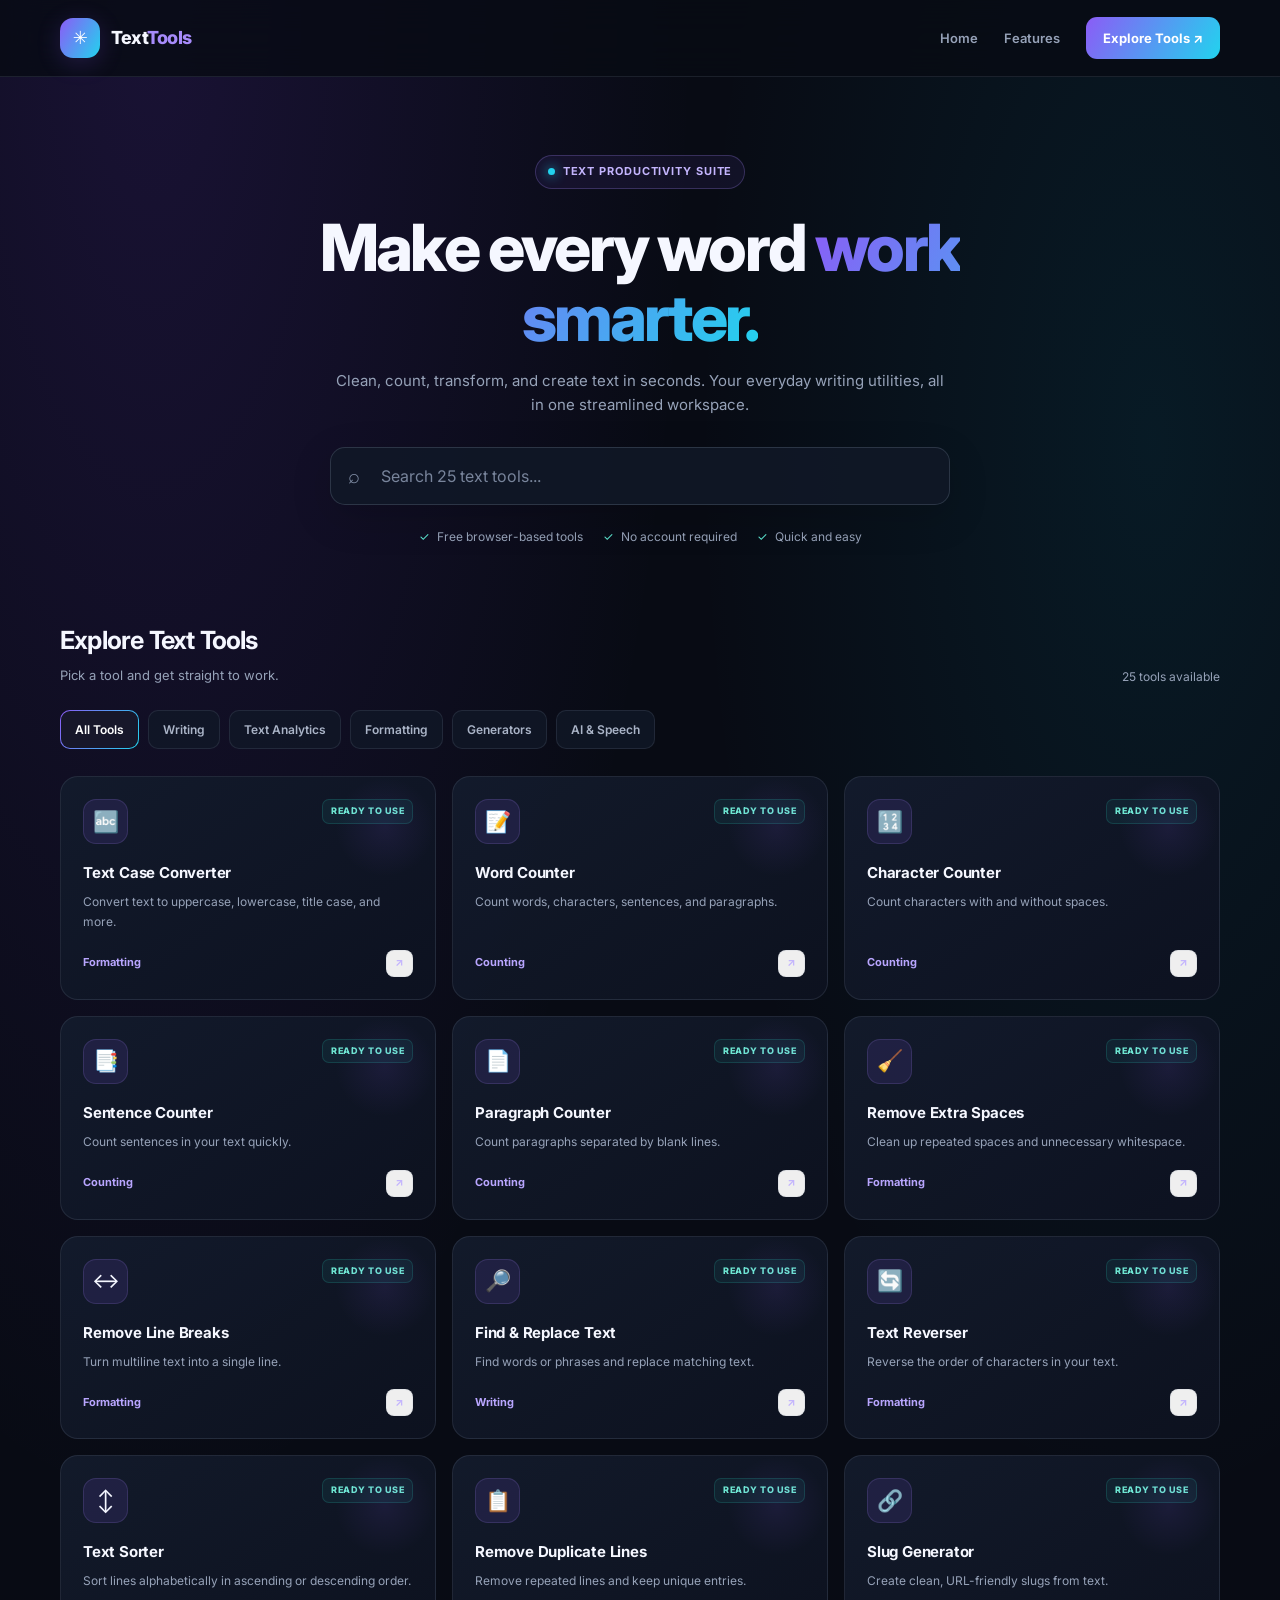
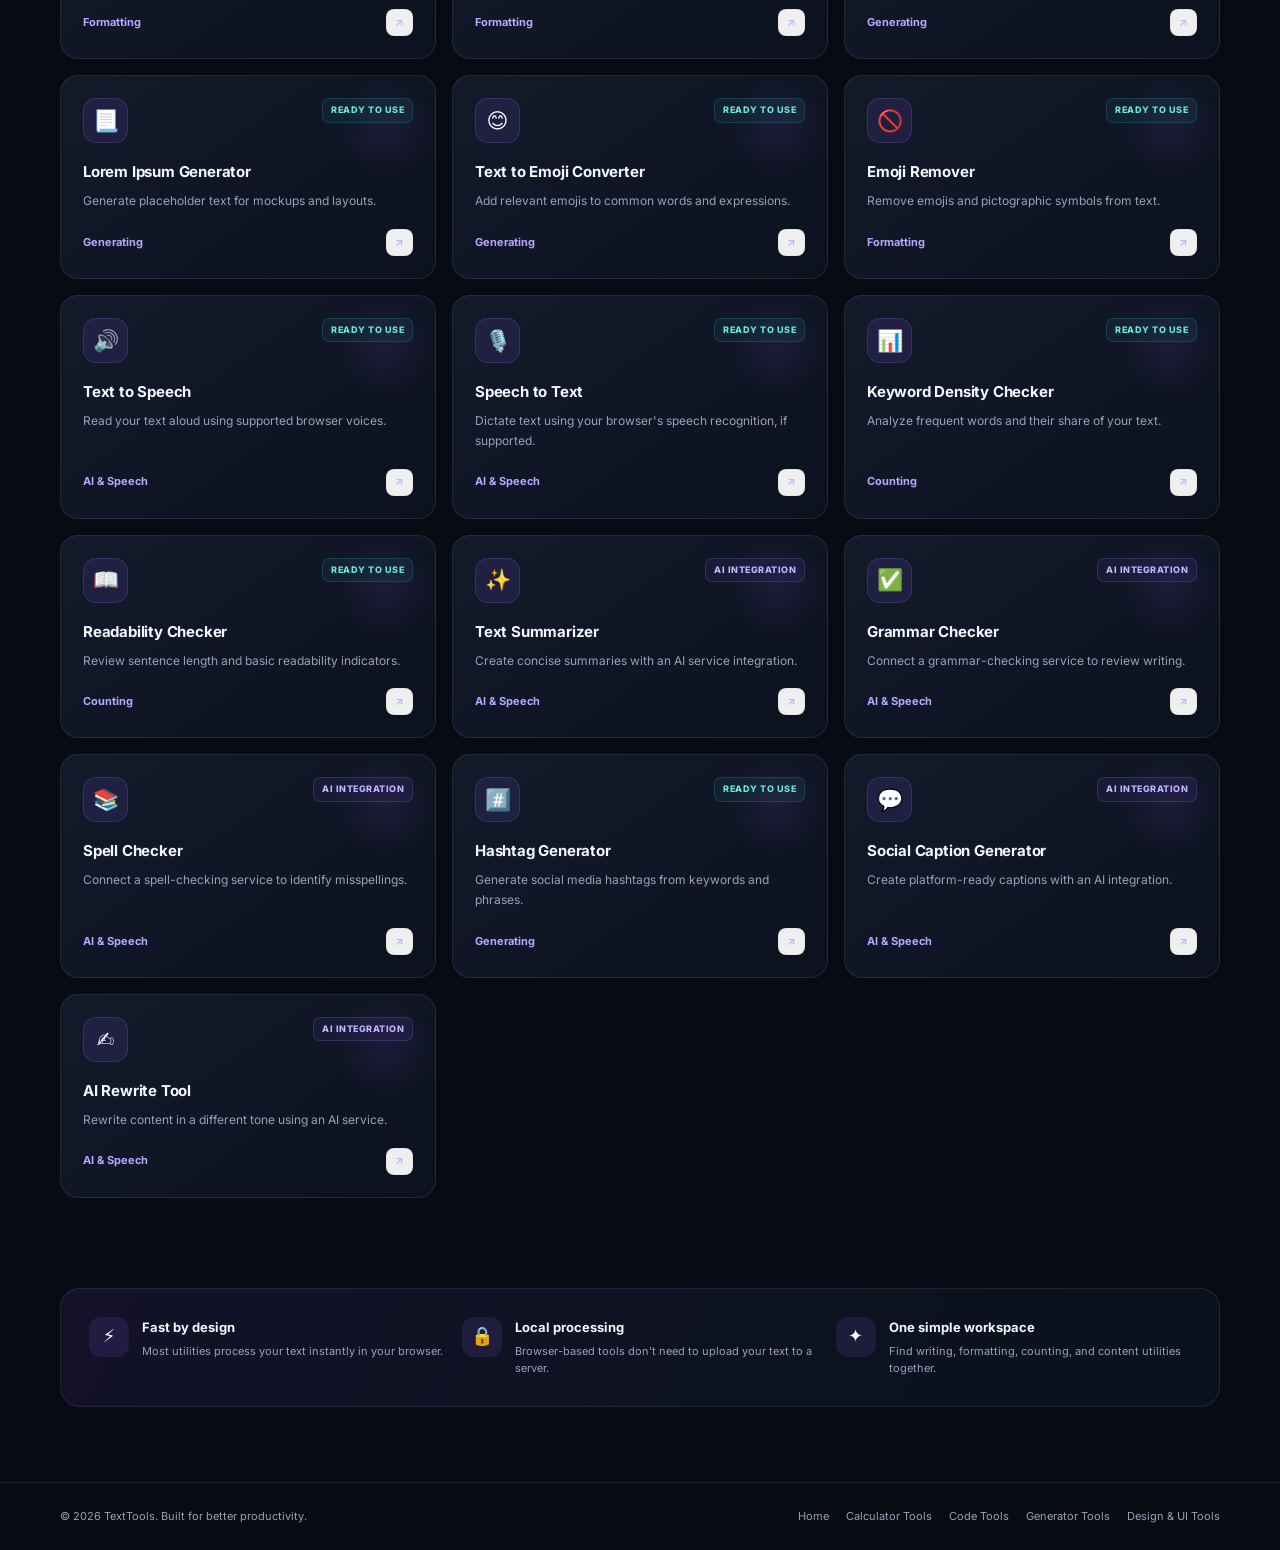
<file: text_tools.html>
<!DOCTYPE html>
<html lang="en">
<head>
<meta charset="UTF-8">
<meta name="viewport" content="width=device-width, initial-scale=1.0">
<meta name="theme-color" content="#080b14">
<title>Text Tools | All-in-One Text Utilities</title>
<meta name="description" content="Free online text tools for counting words, converting text case, cleaning content, generating hashtags, and more.">

<link rel="preconnect" href="https://fonts.googleapis.com">
<link rel="preconnect" href="https://fonts.gstatic.com" crossorigin>
<link href="https://fonts.googleapis.com/css2?family=Inter:wght@400;500;600;700;800&display=swap" rel="stylesheet">

<style>
:root {
  --bg: #080b14;
  --surface: #0d1220;
  --card: #111827;
  --card-hover: #161f32;
  --border: rgba(148,163,184,.14);
  --text: #f5f7ff;
  --muted: #96a2b8;
  --purple: #8b5cf6;
  --cyan: #22d3ee;
  --gradient: linear-gradient(120deg,#8b5cf6,#22d3ee);
  --radius: 18px;
}

* { box-sizing: border-box; }

html { scroll-behavior: smooth; }

body {
  margin: 0;
  background:
    radial-gradient(ellipse at 12% 0%,rgba(124,58,237,.15),transparent 34%),
    radial-gradient(ellipse at 90% 14%,rgba(6,182,212,.09),transparent 28%),
    var(--bg);
  color: var(--text);
  font-family: Inter,system-ui,-apple-system,sans-serif;
  line-height: 1.6;
}

button,input,textarea,select { font: inherit; }
button { cursor: pointer; }
a { color: inherit; text-decoration: none; }
button:focus-visible,a:focus-visible,input:focus-visible,
textarea:focus-visible,select:focus-visible {
  outline: 2px solid var(--cyan);
  outline-offset: 3px;
}

.container {
  width: min(1160px,calc(100% - 40px));
  margin: 0 auto;
}

/* NAVIGATION */
.navbar {
  position: sticky;
  top: 0;
  z-index: 20;
  background: rgba(8,11,20,.82);
  backdrop-filter: blur(18px);
  border-bottom: 1px solid var(--border);
}

.nav-inner {
  min-height: 76px;
  display: flex;
  align-items: center;
  justify-content: space-between;
  gap: 20px;
}

.brand {
  display: flex;
  align-items: center;
  gap: 11px;
  font-size: 18px;
  font-weight: 800;
  letter-spacing: -.5px;
}

.brand-icon {
  display: grid;
  place-items: center;
  width: 40px;
  height: 40px;
  border-radius: 13px;
  background: var(--gradient);
  color: white;
  box-shadow: 0 5px 25px rgba(139,92,246,.2);
}

.brand span:last-child span { color: #a78bfa; }

.nav-links {
  display: flex;
  align-items: center;
  gap: 26px;
  color: var(--muted);
  font-size: 13px;
  font-weight: 600;
}

.nav-links a:hover { color: white; }

.nav-cta,.primary-btn {
  display: inline-flex;
  justify-content: center;
  align-items: center;
  gap: 8px;
  padding: 11px 17px;
  border: 0;
  border-radius: 11px;
  color: white;
  font-weight: 700;
  font-size: 13px;
  background: var(--gradient);
  transition: transform .2s,filter .2s;
}

.nav-cta:hover,.primary-btn:hover {
  transform: translateY(-2px);
  filter: brightness(1.1);
}

/* HERO */
.hero {
  position: relative;
  padding: 78px 0 44px;
  text-align: center;
  overflow: hidden;
}

.eyebrow {
  display: inline-flex;
  align-items: center;
  gap: 8px;
  padding: 7px 12px;
  border: 1px solid rgba(167,139,250,.25);
  border-radius: 99px;
  background: rgba(139,92,246,.08);
  color: #c4b5fd;
  font-size: 11px;
  font-weight: 700;
  letter-spacing: .9px;
  text-transform: uppercase;
}

.eyebrow-dot {
  width: 7px;
  height: 7px;
  border-radius: 50%;
  background: var(--cyan);
  box-shadow: 0 0 12px var(--cyan);
}

.hero h1 {
  max-width: 820px;
  margin: 24px auto 16px;
  font-size: clamp(36px,6vw,65px);
  line-height: 1.08;
  letter-spacing: -2.8px;
  font-weight: 800;
}

.gradient-text {
  background: var(--gradient);
  -webkit-background-clip: text;
  background-clip: text;
  color: transparent;
}

.hero-description {
  max-width: 610px;
  margin: 0 auto;
  color: var(--muted);
  font-size: 15px;
}

.hero-search {
  position: relative;
  max-width: 620px;
  margin: 30px auto 0;
}

.hero-search .search-icon {
  position: absolute;
  top: 50%;
  left: 18px;
  transform: translateY(-50%);
  color: #8390a8;
  font-size: 20px;
  pointer-events: none;
}

.hero-search input {
  width: 100%;
  height: 58px;
  padding: 0 18px 0 50px;
  color: white;
  background: rgba(17,24,39,.88);
  border: 1px solid rgba(148,163,184,.22);
  border-radius: 15px;
  outline: none;
  box-shadow: 0 12px 40px rgba(0,0,0,.15);
  transition: border-color .2s,box-shadow .2s;
}

.hero-search input:focus {
  border-color: rgba(167,139,250,.65);
  box-shadow: 0 0 0 4px rgba(139,92,246,.1);
}

.hero-search input::placeholder { color: #78849b; }

.hero-meta {
  display: flex;
  justify-content: center;
  align-items: center;
  flex-wrap: wrap;
  gap: 20px;
  margin-top: 22px;
  color: var(--muted);
  font-size: 12px;
}

.hero-meta span {
  display: inline-flex;
  align-items: center;
  gap: 7px;
}

.meta-check { color: #5eead4; }

/* TOOL DIRECTORY */
.tools-section { padding: 30px 0 90px; }

.section-heading {
  display: flex;
  align-items: flex-end;
  justify-content: space-between;
  gap: 20px;
  margin-bottom: 24px;
}

.section-heading h2 {
  margin: 0;
  font-size: 25px;
  letter-spacing: -.8px;
}

.section-heading p {
  margin: 5px 0 0;
  color: var(--muted);
  font-size: 13px;
}

.result-count {
  color: var(--muted);
  font-size: 12px;
  white-space: nowrap;
}

.filters {
  display: flex;
  flex-wrap: wrap;
  gap: 9px;
  margin-bottom: 27px;
}

.filter-btn {
  padding: 9px 14px;
  color: #aab4c7;
  background: rgba(17,24,39,.8);
  border: 1px solid var(--border);
  border-radius: 10px;
  font-size: 12px;
  font-weight: 600;
  transition: .2s;
}

.filter-btn:hover {
  border-color: rgba(167,139,250,.5);
  color: white;
}

.filter-btn.active {
  color: white;
  border-color: transparent;
  background: linear-gradient(#17172a,#17172a) padding-box,
              var(--gradient) border-box;
  border: 1px solid transparent;
}

.tools-grid {
  display: grid;
  grid-template-columns: repeat(3,minmax(0,1fr));
  gap: 16px;
}

.tool-card {
  position: relative;
  display: flex;
  flex-direction: column;
  min-width: 0;
  min-height: 190px;
  padding: 22px;
  overflow: hidden;
  background: linear-gradient(145deg,rgba(19,27,44,.96),rgba(13,18,32,.96));
  border: 1px solid var(--border);
  border-radius: var(--radius);
  transition: transform .22s,border-color .22s,background .22s;
}

.tool-card::after {
  content: "";
  position: absolute;
  top: 0;
  right: 0;
  width: 100px;
  height: 100px;
  background: radial-gradient(circle,rgba(139,92,246,.10),transparent 70%);
  pointer-events: none;
}

.tool-card:hover {
  transform: translateY(-4px);
  border-color: rgba(139,92,246,.48);
  background: linear-gradient(145deg,#172036,#111827);
}

.tool-top {
  display: flex;
  align-items: flex-start;
  justify-content: space-between;
  gap: 12px;
}

.tool-icon {
  display: grid;
  place-items: center;
  width: 45px;
  height: 45px;
  flex: 0 0 45px;
  border: 1px solid rgba(167,139,250,.17);
  border-radius: 13px;
  background: rgba(139,92,246,.12);
  font-size: 21px;
}

.tool-badge {
  padding: 4px 8px;
  border: 1px solid rgba(45,212,191,.17);
  border-radius: 7px;
  background: rgba(45,212,191,.07);
  color: #6ee7d2;
  font-size: 9px;
  font-weight: 800;
  letter-spacing: .5px;
  text-transform: uppercase;
}

.tool-badge.integration {
  color: #c4b5fd;
  border-color: rgba(167,139,250,.18);
  background: rgba(139,92,246,.08);
}

.tool-card h3 {
  margin: 17px 0 7px;
  font-size: 15px;
  font-weight: 700;
  letter-spacing: -.2px;
}

.tool-card p {
  margin: 0 0 18px;
  color: var(--muted);
  font-size: 12px;
  line-height: 1.65;
}

.tool-footer {
  display: flex;
  align-items: center;
  justify-content: space-between;
  gap: 10px;
  margin-top: auto;
  color: #b9a6ff;
  font-size: 11px;
  font-weight: 700;
}

.tool-arrow {
  display: grid;
  place-items: center;
  width: 27px;
  height: 27px;
  border: 1px solid var(--border);
  border-radius: 8px;
  color: #c4b5fd;
  transition: .2s;
}

.tool-card:hover .tool-arrow {
  color: white;
  background: rgba(139,92,246,.2);
  border-color: rgba(139,92,246,.45);
}

.empty-state {
  display: none;
  padding: 60px 20px;
  text-align: center;
  color: var(--muted);
  border: 1px dashed var(--border);
  border-radius: var(--radius);
}

.empty-state h3 { color: white; }

.empty-state button {
  padding: 10px 15px;
  color: white;
  background: #252044;
  border: 1px solid rgba(167,139,250,.25);
  border-radius: 9px;
}

/* BOTTOM FEATURE */
.feature-strip {
  display: grid;
  grid-template-columns: repeat(3,minmax(0,1fr));
  gap: 18px;
  padding: 28px;
  margin-bottom: 75px;
  background: linear-gradient(115deg,rgba(139,92,246,.09),rgba(34,211,238,.04));
  border: 1px solid var(--border);
  border-radius: 20px;
}

.feature-item { display: flex; gap: 13px; }

.feature-icon {
  display: grid;
  place-items: center;
  flex: 0 0 40px;
  height: 40px;
  background: rgba(139,92,246,.13);
  border-radius: 12px;
  font-size: 18px;
}

.feature-item h3 { margin: 0 0 5px; font-size: 13px; }
.feature-item p { margin: 0; color: var(--muted); font-size: 11px; }

/* MODAL */
.modal {
  position: fixed;
  inset: 0;
  z-index: 100;
  display: none;
  align-items: center;
  justify-content: center;
  padding: 18px;
  background: rgba(3,5,12,.82);
  backdrop-filter: blur(10px);
}

.modal.open { display: flex; }

.modal-content {
  width: min(760px,100%);
  max-height: min(90vh,900px);
  overflow-y: auto;
  padding: 27px;
  background: linear-gradient(145deg,#151d30,#0d1220);
  border: 1px solid rgba(167,139,250,.23);
  border-radius: 20px;
  box-shadow: 0 25px 100px rgba(0,0,0,.5);
  animation: modalIn .18s ease-out;
}

@keyframes modalIn {
  from { opacity: 0; transform: translateY(10px) scale(.99); }
  to { opacity: 1; transform: translateY(0) scale(1); }
}

.modal-header {
  display: flex;
  justify-content: space-between;
  align-items: flex-start;
  gap: 15px;
  margin-bottom: 21px;
}

.modal-title-group {
  display: flex;
  align-items: center;
  gap: 13px;
}

.modal-title-group .tool-icon { width: 48px; height: 48px; }

.modal-title-group h2 {
  margin: 0;
  font-size: 21px;
  line-height: 1.3;
}

.modal-title-group p {
  margin: 4px 0 0;
  color: var(--muted);
  font-size: 12px;
}

.close-btn {
  display: grid;
  place-items: center;
  flex: 0 0 35px;
  height: 35px;
  color: #a7b1c4;
  background: rgba(255,255,255,.04);
  border: 1px solid var(--border);
  border-radius: 10px;
  font-size: 18px;
}

.close-btn:hover { color: white; background: rgba(255,255,255,.08); }

.field-label {
  display: block;
  margin: 15px 0 8px;
  color: #d7ddec;
  font-size: 12px;
  font-weight: 700;
}

.text-area {
  display: block;
  width: 100%;
  min-height: 170px;
  resize: vertical;
  padding: 15px;
  color: #f3f5fb;
  background: #090e19;
  border: 1px solid rgba(148,163,184,.19);
  border-radius: 12px;
  outline: none;
  font-size: 13px;
  line-height: 1.65;
}

.text-area:focus,.field-input:focus,.field-select:focus {
  border-color: rgba(167,139,250,.65);
}

.text-area::placeholder,.field-input::placeholder { color: #66738b; }

.field-input,.field-select {
  width: 100%;
  min-height: 43px;
  padding: 10px 12px;
  color: white;
  background: #090e19;
  border: 1px solid rgba(148,163,184,.19);
  border-radius: 10px;
  outline: none;
  font-size: 12px;
}

.field-select option { background: #111827; }

.field-row {
  display: grid;
  grid-template-columns: 1fr 1fr;
  gap: 13px;
}

.output-heading {
  display: flex;
  justify-content: space-between;
  align-items: center;
  gap: 10px;
}

.output-heading .field-label { margin-bottom: 8px; }

.small-action {
  padding: 6px 10px;
  color: #c4b5fd;
  background: rgba(139,92,246,.08);
  border: 1px solid rgba(167,139,250,.18);
  border-radius: 8px;
  font-size: 10px;
  font-weight: 700;
}

.stats-row {
  display: grid;
  grid-template-columns: repeat(3,minmax(0,1fr));
  gap: 10px;
  margin-top: 12px;
}

.stat-box {
  padding: 12px;
  background: rgba(255,255,255,.025);
  border: 1px solid var(--border);
  border-radius: 10px;
}

.stat-box strong {
  display: block;
  font-size: 19px;
  color: #c4b5fd;
}

.stat-box span { color: var(--muted); font-size: 10px; }

.modal-actions {
  display: flex;
  flex-wrap: wrap;
  gap: 10px;
  margin-top: 17px;
}

.secondary-btn {
  display: inline-flex;
  justify-content: center;
  align-items: center;
  gap: 7px;
  padding: 11px 15px;
  color: #d6dced;
  background: rgba(255,255,255,.04);
  border: 1px solid var(--border);
  border-radius: 10px;
  font-size: 12px;
  font-weight: 700;
}

.secondary-btn:hover { background: rgba(255,255,255,.08); }

.status-message {
  display: none;
  margin-top: 13px;
  padding: 11px 13px;
  border-radius: 10px;
  font-size: 12px;
}

.status-message.show { display: block; }
.status-message.info { color: #c4b5fd; background: rgba(139,92,246,.09); }
.status-message.success { color: #6ee7b7; background: rgba(16,185,129,.08); }
.status-message.error { color: #fca5a5; background: rgba(239,68,68,.08); }

.integration-note {
  margin-top: 14px;
  padding: 14px;
  color: #b8c3d7;
  background: rgba(139,92,246,.07);
  border: 1px solid rgba(139,92,246,.16);
  border-radius: 11px;
  font-size: 12px;
  line-height: 1.7;
}

.integration-note strong { color: #d7c8ff; }

footer {
  border-top: 1px solid var(--border);
  padding: 25px 0;
  color: var(--muted);
  font-size: 11px;
}

.footer-inner {
  display: flex;
  align-items: center;
  justify-content: space-between;
  gap: 15px;
  flex-wrap: wrap;
}

.footer-links { display: flex; flex-wrap: wrap; gap: 17px; }
.footer-links a:hover { color: white; }

@media(max-width:900px) {
  .tools-grid { grid-template-columns: repeat(2,minmax(0,1fr)); }
  .feature-strip { grid-template-columns: 1fr; }
}

@media(max-width:600px) {
  .container { width: min(100% - 28px,1160px); }
  .nav-inner { min-height: 66px; }
  .nav-links { gap: 12px; font-size: 11px; }
  .nav-links a:nth-child(2) { display: none; }
  .nav-cta { padding: 9px 11px; font-size: 11px; }
  .brand { font-size: 15px; }
  .brand-icon { width: 35px; height: 35px; }
  .hero { padding: 58px 0 35px; }
  .hero h1 { letter-spacing: -1.7px; }
  .hero-description { font-size: 13px; }
  .hero-meta { gap: 12px; }
  .tools-grid { grid-template-columns: 1fr; gap: 12px; }
  .tool-card { min-height: 170px; }
  .section-heading { align-items: flex-start; flex-direction: column; gap: 8px; }
  .modal-content { padding: 19px; }
  .modal-title-group h2 { font-size: 17px; }
  .field-row { grid-template-columns: 1fr; gap: 0; }
  .stats-row { grid-template-columns: repeat(3,minmax(0,1fr)); }
  .stat-box { padding: 9px; }
  .stat-box strong { font-size: 16px; }
  .footer-inner { align-items: flex-start; flex-direction: column; }
}
</style>
</head>

<body>

<nav class="navbar">
  <div class="container nav-inner">
    <a class="brand" href="index.html" aria-label="TextTools home">
      <span class="brand-icon">✳</span>
      <span>Text<span>Tools</span></span>
    </a>
    <div class="nav-links">
      <a href="index.html">Home</a>
      <a href="#features">Features</a>
      <a href="#tools" class="nav-cta">Explore Tools ↗</a>
    </div>
  </div>
</nav>

<main>
  <section class="hero">
    <div class="container">
      <div class="eyebrow"><span class="eyebrow-dot"></span> TEXT PRODUCTIVITY SUITE</div>
      <h1>Make every word <span class="gradient-text">work smarter.</span></h1>
      <p class="hero-description">
        Clean, count, transform, and create text in seconds.
        Your everyday writing utilities, all in one streamlined workspace.
      </p>

      <div class="hero-search">
        <span class="search-icon">⌕</span>
        <input type="search" id="search" placeholder="Search 25 text tools..." aria-label="Search text tools">
      </div>

      <div class="hero-meta">
        <span><span class="meta-check">✓</span> Free browser-based tools</span>
        <span><span class="meta-check">✓</span> No account required</span>
        <span><span class="meta-check">✓</span> Quick and easy</span>
      </div>
    </div>
  </section>

  <section class="tools-section container" id="tools">
    <div class="section-heading">
      <div>
        <h2>Explore Text Tools</h2>
        <p>Pick a tool and get straight to work.</p>
      </div>
      <div class="result-count" id="resultCount">25 tools available</div>
    </div>

    <div class="filters" id="filters" aria-label="Filter tools by category">
      <button class="filter-btn active" data-category="All">All Tools</button>
      <button class="filter-btn" data-category="Writing">Writing</button>
      <button class="filter-btn" data-category="Counting">Text Analytics</button>
      <button class="filter-btn" data-category="Formatting">Formatting</button>
      <button class="filter-btn" data-category="Generating">Generators</button>
      <button class="filter-btn" data-category="AI">AI & Speech</button>
    </div>

    <div class="tools-grid" id="toolsGrid"></div>

    <div class="empty-state" id="emptyState">
      <div style="font-size:35px">⌕</div>
      <h3>No tools found</h3>
      <p>Try another search term or clear your filters.</p>
      <button id="resetFilters">Show all tools</button>
    </div>
  </section>

  <section class="container" id="features">
    <div class="feature-strip">
      <div class="feature-item">
        <div class="feature-icon">⚡</div>
        <div>
          <h3>Fast by design</h3>
          <p>Most utilities process your text instantly in your browser.</p>
        </div>
      </div>
      <div class="feature-item">
        <div class="feature-icon">🔒</div>
        <div>
          <h3>Local processing</h3>
          <p>Browser-based tools don't need to upload your text to a server.</p>
        </div>
      </div>
      <div class="feature-item">
        <div class="feature-icon">✦</div>
        <div>
          <h3>One simple workspace</h3>
          <p>Find writing, formatting, counting, and content utilities together.</p>
        </div>
      </div>
    </div>
  </section>
</main>

<footer>
  <div class="container footer-inner">
    <div>© <span id="year"></span> TextTools. Built for better productivity.</div>
    <div class="footer-links">
      <a href="index.html">Home</a>
      <a href="calculator_tools.html">Calculator Tools</a>
      <a href="code_tools.html">Code Tools</a>
      <a href="generator_tools.html">Generator Tools</a>
      <a href="ui_tools.html">Design & UI Tools</a>
    </div>
  </div>
</footer>

<!-- TOOL MODAL -->
<div class="modal" id="modal" role="dialog" aria-modal="true" aria-labelledby="modalTitle">
  <div class="modal-content">
    <div class="modal-header">
      <div class="modal-title-group">
        <div class="tool-icon" id="modalIcon">✍️</div>
        <div>
          <h2 id="modalTitle">Text Tool</h2>
          <p id="modalDescription">Use this tool to process your text.</p>
        </div>
      </div>
      <button class="close-btn" id="closeModal" aria-label="Close tool">×</button>
    </div>

    <div id="optionsArea"></div>

    <label class="field-label" for="inputText">Your text</label>
    <textarea class="text-area" id="inputText" placeholder="Type or paste your text here..."></textarea>

    <div id="liveStats" class="stats-row" style="display:none">
      <div class="stat-box"><strong id="wordStat">0</strong><span>Words</span></div>
      <div class="stat-box"><strong id="charStat">0</strong><span>Characters</span></div>
      <div class="stat-box"><strong id="sentenceStat">0</strong><span>Sentences</span></div>
    </div>

    <div class="output-heading">
      <label class="field-label" for="outputText">Result</label>
      <button class="small-action" id="copyOutput" type="button">Copy result</button>
    </div>
    <textarea class="text-area" id="outputText" placeholder="Your result will appear here..." readonly></textarea>

    <div class="modal-actions">
      <button class="primary-btn" id="runTool" type="button">Run Tool →</button>
      <button class="secondary-btn" id="clearTool" type="button">Clear</button>
      <button class="secondary-btn" id="downloadOutput" type="button">↓ Download TXT</button>
    </div>

    <div class="status-message" id="statusMessage" role="status"></div>
    <div class="integration-note" id="integrationNote" style="display:none"></div>
  </div>
</div>

<script>
const toolList = [
  {
    name:"Text Case Converter",icon:"🔤",category:"Formatting",
    description:"Convert text to uppercase, lowercase, title case, and more.",
    local:true
  },
  {
    name:"Word Counter",icon:"📝",category:"Counting",
    description:"Count words, characters, sentences, and paragraphs.",
    local:true
  },
  {
    name:"Character Counter",icon:"🔢",category:"Counting",
    description:"Count characters with and without spaces.",
    local:true
  },
  {
    name:"Sentence Counter",icon:"📑",category:"Counting",
    description:"Count sentences in your text quickly.",
    local:true
  },
  {
    name:"Paragraph Counter",icon:"📄",category:"Counting",
    description:"Count paragraphs separated by blank lines.",
    local:true
  },
  {
    name:"Remove Extra Spaces",icon:"🧹",category:"Formatting",
    description:"Clean up repeated spaces and unnecessary whitespace.",
    local:true
  },
  {
    name:"Remove Line Breaks",icon:"↔️",category:"Formatting",
    description:"Turn multiline text into a single line.",
    local:true
  },
  {
    name:"Find & Replace Text",icon:"🔎",category:"Writing",
    description:"Find words or phrases and replace matching text.",
    local:true
  },
  {
    name:"Text Reverser",icon:"🔄",category:"Formatting",
    description:"Reverse the order of characters in your text.",
    local:true
  },
  {
    name:"Text Sorter",icon:"↕️",category:"Formatting",
    description:"Sort lines alphabetically in ascending or descending order.",
    local:true
  },
  {
    name:"Remove Duplicate Lines",icon:"📋",category:"Formatting",
    description:"Remove repeated lines and keep unique entries.",
    local:true
  },
  {
    name:"Slug Generator",icon:"🔗",category:"Generating",
    description:"Create clean, URL-friendly slugs from text.",
    local:true
  },
  {
    name:"Lorem Ipsum Generator",icon:"📃",category:"Generating",
    description:"Generate placeholder text for mockups and layouts.",
    local:true
  },
  {
    name:"Text to Emoji Converter",icon:"😊",category:"Generating",
    description:"Add relevant emojis to common words and expressions.",
    local:true
  },
  {
    name:"Emoji Remover",icon:"🚫",category:"Formatting",
    description:"Remove emojis and pictographic symbols from text.",
    local:true
  },
  {
    name:"Text to Speech",icon:"🔊",category:"AI",
    description:"Read your text aloud using supported browser voices.",
    local:true
  },
  {
    name:"Speech to Text",icon:"🎙️",category:"AI",
    description:"Dictate text using your browser's speech recognition, if supported.",
    local:true
  },
  {
    name:"Keyword Density Checker",icon:"📊",category:"Counting",
    description:"Analyze frequent words and their share of your text.",
    local:true
  },
  {
    name:"Readability Checker",icon:"📖",category:"Counting",
    description:"Review sentence length and basic readability indicators.",
    local:true
  },
  {
    name:"Text Summarizer",icon:"✨",category:"AI",
    description:"Create concise summaries with an AI service integration.",
    local:false
  },
  {
    name:"Grammar Checker",icon:"✅",category:"AI",
    description:"Connect a grammar-checking service to review writing.",
    local:false
  },
  {
    name:"Spell Checker",icon:"📚",category:"AI",
    description:"Connect a spell-checking service to identify misspellings.",
    local:false
  },
  {
    name:"Hashtag Generator",icon:"#️⃣",category:"Generating",
    description:"Generate social media hashtags from keywords and phrases.",
    local:true
  },
  {
    name:"Social Caption Generator",icon:"💬",category:"AI",
    description:"Create platform-ready captions with an AI integration.",
    local:false
  },
  {
    name:"AI Rewrite Tool",icon:"✍️",category:"AI",
    description:"Rewrite content in a different tone using an AI service.",
    local:false
  }
];

const toolsGrid = document.getElementById("toolsGrid");
const searchInput = document.getElementById("search");
const resultCount = document.getElementById("resultCount");
const emptyState = document.getElementById("emptyState");
const modal = document.getElementById("modal");
const inputText = document.getElementById("inputText");
const outputText = document.getElementById("outputText");
const optionsArea = document.getElementById("optionsArea");
const statusMessage = document.getElementById("statusMessage");
const integrationNote = document.getElementById("integrationNote");
const liveStats = document.getElementById("liveStats");

let activeCategory = "All";
let currentTool = null;
let speechRecognition = null;

document.getElementById("year").textContent = new Date().getFullYear();

function renderTools() {
  const query = searchInput.value.trim().toLowerCase();

  const filtered = toolList.filter(tool => {
    const matchesQuery =
      tool.name.toLowerCase().includes(query) ||
      tool.description.toLowerCase().includes(query) ||
      tool.category.toLowerCase().includes(query);

    const matchesCategory =
      activeCategory === "All" ||
      (activeCategory === "Writing" && tool.category === "Writing") ||
      (activeCategory === "Counting" && tool.category === "Counting") ||
      (activeCategory === "Formatting" && tool.category === "Formatting") ||
      (activeCategory === "Generating" && tool.category === "Generating") ||
      (activeCategory === "AI" && tool.category === "AI");

    return matchesQuery && matchesCategory;
  });

  toolsGrid.innerHTML = filtered.map((tool) => {
    const index = toolList.indexOf(tool);
    const badge = tool.local
      ? '<span class="tool-badge">Ready to use</span>'
      : '<span class="tool-badge integration">AI integration</span>';

    return `
      <article class="tool-card">
        <div class="tool-top">
          <div class="tool-icon">${tool.icon}</div>
          ${badge}
        </div>
        <h3>${tool.name}</h3>
        <p>${tool.description}</p>
        <div class="tool-footer">
          <span>${tool.category === "AI" ? "AI & Speech" : tool.category}</span>
          <button class="tool-arrow" type="button"
            data-tool-index="${index}"
            aria-label="Open ${tool.name}">↗</button>
        </div>
      </article>
    `;
  }).join("");

  resultCount.textContent =
    `${filtered.length} ${filtered.length === 1 ? "tool" : "tools"} available`;

  emptyState.style.display = filtered.length ? "none" : "block";
}

toolsGrid.addEventListener("click", event => {
  const button = event.target.closest("[data-tool-index]");
  if (!button) return;
  openTool(toolList[Number(button.dataset.toolIndex)]);
});

document.getElementById("filters").addEventListener("click", event => {
  const button = event.target.closest("[data-category]");
  if (!button) return;

  activeCategory = button.dataset.category;
  document.querySelectorAll(".filter-btn").forEach(btn => {
    btn.classList.toggle("active", btn === button);
  });
  renderTools();
});

searchInput.addEventListener("input", renderTools);

document.getElementById("resetFilters").addEventListener("click", () => {
  searchInput.value = "";
  activeCategory = "All";
  document.querySelectorAll(".filter-btn").forEach(btn => {
    btn.classList.toggle("active", btn.dataset.category === "All");
  });
  renderTools();
});

function showStatus(message, type = "info") {
  statusMessage.textContent = message;
  statusMessage.className = `status-message show ${type}`;
}

function clearStatus() {
  statusMessage.textContent = "";
  statusMessage.className = "status-message";
}

function openTool(tool) {
  currentTool = tool;

  document.getElementById("modalTitle").textContent = tool.name;
  document.getElementById("modalDescription").textContent = tool.description;
  document.getElementById("modalIcon").textContent = tool.icon;

  inputText.value = "";
  outputText.value = "";
  optionsArea.innerHTML = "";
  integrationNote.style.display = "none";
  liveStats.style.display = "none";
  clearStatus();

  if (tool.name === "Text Case Converter") {
    addSelect("caseMode", "Conversion style", [
      ["upper","UPPERCASE"],
      ["lower","lowercase"],
      ["title","Title Case"],
      ["sentence","Sentence case"],
      ["alternating","aLtErNaTiNg CaSe"],
      ["inverse","iNVERSE cASE"]
    ]);
  }

  if (tool.name === "Find & Replace Text") {
    addInput("findText", "Find", "Text to find");
    addInput("replaceText", "Replace with", "Replacement text");
    addCheckbox("caseSensitive", "Match case");
  }

  if (tool.name === "Text Sorter") {
    addSelect("sortMode", "Sort order", [
      ["asc","A to Z"],
      ["desc","Z to A"]
    ]);
  }

  if (tool.name === "Lorem Ipsum Generator") {
    addSelect("loremCount", "Amount of text", [
      ["1","1 paragraph"],
      ["2","2 paragraphs"],
      ["3","3 paragraphs"],
      ["5","5 paragraphs"]
    ]);
  }

  if (tool.name === "Hashtag Generator") {
    addSelect("hashtagStyle", "Hashtag style", [
      ["camel","CamelCase (#SmallBusiness)"],
      ["lower","Lowercase (#smallbusiness)"]
    ]);
    addInput("hashtagCount", "Number of hashtags", "12");
  }

  if (tool.name === "Keyword Density Checker") {
    addInput("keywordMin", "Minimum word length", "3");
  }

  if (tool.name === "Readability Checker") {
    addSelect("readabilityMode", "Analysis", [
      ["basic","Basic readability statistics"]
    ]);
  }

  if (tool.name === "Text to Speech") {
    addSelect("speechRate", "Speaking speed", [
      ["0.7","Slow"],
      ["1","Normal"],
      ["1.2","Fast"],
      ["1.5","Very fast"]
    ]);
    addVoiceSelect();
  }

  if (tool.name === "Speech to Text") {
    integrationNote.style.display = "block";
    integrationNote.innerHTML =
      "<strong>Browser support varies.</strong> Speech recognition may require an internet connection and microphone permission. Use a supported browser and allow microphone access when prompted.";
  }

  if (!tool.local) {
    integrationNote.style.display = "block";
    integrationNote.innerHTML =
      `<strong>Integration required.</strong> ${tool.description} ` +
      "To enable this feature, connect a suitable service through a secure backend. " +
      "Do not place private API keys directly in this HTML page.";
  }

  modal.classList.add("open");
  document.body.style.overflow = "hidden";

  setTimeout(() => {
    inputText.focus();
  }, 60);
}

function addSelect(id, label, options) {
  const wrapper = document.createElement("div");
  wrapper.innerHTML = `
    <label class="field-label" for="${id}">${label}</label>
    <select class="field-select" id="${id}">
      ${options.map(([value,text]) =>
        `<option value="${value}">${text}</option>`).join("")}
    </select>
  `;
  optionsArea.appendChild(wrapper);
}

function addInput(id, label, placeholder) {
  const wrapper = document.createElement("div");
  wrapper.innerHTML = `
    <label class="field-label" for="${id}">${label}</label>
    <input class="field-input" id="${id}" placeholder="${placeholder}" autocomplete="off">
  `;
  optionsArea.appendChild(wrapper);
}

function addCheckbox(id, label) {
  const wrapper = document.createElement("label");
  wrapper.style.cssText =
    "display:flex;align-items:center;gap:9px;margin-top:13px;color:#b9c3d6;font-size:12px;";
  wrapper.innerHTML = `
    <input type="checkbox" id="${id}" style="accent-color:#8b5cf6">
    ${label}
  `;
  optionsArea.appendChild(wrapper);
}

function addVoiceSelect() {
  if (!("speechSynthesis" in window)) return;

  const wrapper = document.createElement("div");
  wrapper.innerHTML = `
    <label class="field-label" for="voiceSelect">Voice</label>
    <select class="field-select" id="voiceSelect">
      <option value="">Default voice</option>
    </select>
  `;
  optionsArea.appendChild(wrapper);

  const voiceSelect = wrapper.querySelector("select");

  function populateVoices() {
    const voices = speechSynthesis.getVoices();
    const previous = voiceSelect.value;
    voiceSelect.innerHTML = '<option value="">Default voice</option>';

    voices.forEach((voice, index) => {
      const option = document.createElement("option");
      option.value = String(index);
      option.textContent = `${voice.name} (${voice.lang})`;
      voiceSelect.appendChild(option);
    });

    if (previous) voiceSelect.value = previous;
  }

  populateVoices();
  speechSynthesis.onvoiceschanged = populateVoices;
}

function closeTool() {
  modal.classList.remove("open");
  document.body.style.overflow = "";

  if (speechRecognition) {
    try { speechRecognition.stop(); } catch (_) {}
    speechRecognition = null;
  }

  if ("speechSynthesis" in window) speechSynthesis.cancel();
}

document.getElementById("closeModal").addEventListener("click", closeTool);

modal.addEventListener("click", event => {
  if (event.target === modal) closeTool();
});

document.addEventListener("keydown", event => {
  if (event.key === "Escape" && modal.classList.contains("open")) {
    closeTool();
  }
});

function countWords(text) {
  const trimmed = text.trim();
  return trimmed ? trimmed.split(/\s+/u).length : 0;
}

function countSentences(text) {
  const trimmed = text.trim();
  if (!trimmed) return 0;
  return (trimmed.match(/[^.!?]+[.!?]+|[^.!?]+$/gu) || [])
    .filter(sentence => sentence.trim()).length;
}

function countParagraphs(text) {
  const trimmed = text.trim();
  return trimmed ? trimmed.split(/\n\s*\n/u).filter(p => p.trim()).length : 0;
}

function toTitleCase(text) {
  return text.toLowerCase().replace(/\b([\p{L}\p{N}])/gu, char => char.toUpperCase());
}

function toSentenceCase(text) {
  return text.toLowerCase().replace(/(^\s*[a-z])|([.!?]\s+[a-z])/g,
    match => match.toUpperCase());
}

function removeEmoji(text) {
  try {
    return text.replace(/[\p{Extended_Pictographic}\uFE0F\u200D]/gu, "");
  } catch (_) {
    return text;
  }
}

function getTextStats(text) {
  const words = countWords(text);
  const sentences = countSentences(text);
  const paragraphs = countParagraphs(text);
  const characters = text.length;
  const charsNoSpaces = text.replace(/\s/g, "").length;

  return {words,sentences,paragraphs,characters,charsNoSpaces};
}

function updateLiveStats(text) {
  const stats = getTextStats(text);
  document.getElementById("wordStat").textContent = stats.words;
  document.getElementById("charStat").textContent = stats.characters;
  document.getElementById("sentenceStat").textContent = stats.sentences;
}

inputText.addEventListener("input", () => {
  if (!currentTool) return;

  if (["Word Counter","Character Counter","Sentence Counter","Paragraph Counter"].includes(currentTool.name)) {
    liveStats.style.display = "grid";
    updateLiveStats(inputText.value);
  }
});

function runTool() {
  if (!currentTool) return;

  const text = inputText.value;
  let result = "";

  clearStatus();

  if (!currentTool.local) {
    showStatus("This tool needs an external service integration before it can process text.", "info");
    return;
  }

  switch (currentTool.name) {
    case "Text Case Converter": {
      const mode = document.getElementById("caseMode")?.value || "upper";
      if (mode === "upper") result = text.toUpperCase();
      else if (mode === "lower") result = text.toLowerCase();
      else if (mode === "title") result = toTitleCase(text);
      else if (mode === "sentence") result = toSentenceCase(text);
      else if (mode === "alternating") {
        let toggle = false;
        result = [...text].map(char => {
          if (!/[a-z]/i.test(char)) return char;
          toggle = !toggle;
          return toggle ? char.toLowerCase() : char.toUpperCase();
        }).join("");
      } else if (mode === "inverse") {
        result = [...text].map(char =>
          char === char.toUpperCase() ? char.toLowerCase() : char.toUpperCase()
        ).join("");
      }
      break;
    }

    case "Word Counter": {
      const stats = getTextStats(text);
      result =
        `Words: ${stats.words}\n` +
        `Characters (with spaces): ${stats.characters}\n` +
        `Characters (without whitespace): ${stats.charsNoSpaces}\n` +
        `Sentences: ${stats.sentences}\n` +
        `Paragraphs: ${stats.paragraphs}`;
      liveStats.style.display = "grid";
      updateLiveStats(text);
      break;
    }

    case "Character Counter":
      result =
        `Characters (including spaces): ${text.length}\n` +
        `Characters (excluding whitespace): ${text.replace(/\s/g,"").length}\n` +
        `Letters: ${(text.match(/\p{L}/gu) || []).length}\n` +
        `Numbers: ${(text.match(/\p{N}/gu) || []).length}\n` +
        `Spaces: ${(text.match(/\s/gu) || []).length}`;
      break;

    case "Sentence Counter":
      result = `Sentence count: ${countSentences(text)}`;
      break;

    case "Paragraph Counter":
      result = `Paragraph count: ${countParagraphs(text)}`;
      break;

    case "Remove Extra Spaces":
      result = text.replace(/[^\S\n]+/g," ").replace(/\n{3,}/g,"\n\n").trim();
      break;

    case "Remove Line Breaks":
      result = text.replace(/\r?\n/g," ").replace(/[ \t]+/g," ").trim();
      break;

    case "Find & Replace Text": {
      const find = document.getElementById("findText")?.value ?? "";
      const replace = document.getElementById("replaceText")?.value ?? "";
      const caseSensitive = document.getElementById("caseSensitive")?.checked ?? false;

      if (!find) {
        showStatus("Enter the text you want to find.", "error");
        return;
      }

      const escaped = find.replace(/[.*+?^${}()|[\]\\]/g,"\\$&");
      const regex = new RegExp(escaped,caseSensitive ? "g" : "gi");
      const matches = text.match(regex);
      result = text.replace(regex,() => replace);
      showStatus(`${matches ? matches.length : 0} match(es) replaced.`, "success");
      break;
    }

    case "Text Reverser":
      result = [...text].reverse().join("");
      break;

    case "Text Sorter": {
      const mode = document.getElementById("sortMode")?.value || "asc";
      const lines = text.split(/\r?\n/);
      lines.sort((a,b) => a.localeCompare(b,undefined,{sensitivity:"base"}));
      if (mode === "desc") lines.reverse();
      result = lines.join("\n");
      break;
    }

    case "Remove Duplicate Lines": {
      const seen = new Set();
      result = text.split(/\r?\n/).filter(line => {
        const key = line.trim();
        if (seen.has(key)) return false;
        seen.add(key);
        return true;
      }).join("\n");
      break;
    }

    case "Slug Generator":
      result = text.toLowerCase().trim()
        .normalize("NFKD")
        .replace(/[\u0300-\u036f]/g,"")
        .replace(/[^a-z0-9]+/g,"-")
        .replace(/^-+|-+$/g,"");
      break;

    case "Lorem Ipsum Generator": {
      const count = Number(document.getElementById("loremCount")?.value || 1);
      const paragraph =
        "Lorem ipsum dolor sit amet, consectetur adipiscing elit. " +
        "Sed do eiusmod tempor incididunt ut labore et dolore magna aliqua. " +
        "Ut enim ad minim veniam, quis nostrud exercitation ullamco laboris " +
        "nisi ut aliquip ex ea commodo consequat.";
      result = Array.from({length:count},() => paragraph).join("\n\n");
      break;
    }

    case "Text to Emoji Converter": {
      const emojiMap = {
        love:"❤️", happy:"😊", smile:"😄", sad:"😢", laugh:"😂",
        fire:"🔥", cool:"😎", heart:"❤️", money:"💰", food:"🍔",
        coffee:"☕", cake:"🎂", cookie:"🍪", sun:"☀️", star:"⭐",
        good:"👍", yes:"✅", no:"❌", party:"🎉", thankyou:"🙏"
      };
      result = text.replace(/\b[\p{L}]+\b/gu,word =>
        word + (emojiMap[word.toLowerCase()] ? " " + emojiMap[word.toLowerCase()] : "")
      );
      break;
    }

    case "Emoji Remover":
      result = removeEmoji(text);
      break;

    case "Text to Speech": {
      if (!("speechSynthesis" in window)) {
        showStatus("Text-to-speech is not supported in this browser.", "error");
        return;
      }
      if (!text.trim()) {
        showStatus("Enter some text to read aloud.", "error");
        return;
      }

      speechSynthesis.cancel();
      const utterance = new SpeechSynthesisUtterance(text);
      utterance.rate = Number(document.getElementById("speechRate")?.value || 1);

      const voiceValue = document.getElementById("voiceSelect")?.value;
      const voices = speechSynthesis.getVoices();
      if (voiceValue !== undefined && voiceValue !== "" && voices[Number(voiceValue)]) {
        utterance.voice = voices[Number(voiceValue)];
      }

      utterance.onstart = () => showStatus("Reading your text aloud…", "success");
      utterance.onend = () => showStatus("Speech finished.", "success");
      utterance.onerror = () => showStatus("Speech playback could not be completed.", "error");

      speechSynthesis.speak(utterance);
      return;
    }

    case "Speech to Text":
      startSpeechRecognition();
      return;

    case "Keyword Density Checker": {
      const minLength = Math.max(1,Number(document.getElementById("keywordMin")?.value || 3));
      const words = (text.toLowerCase().match(/[\p{L}\p{N}']+/gu) || [])
        .filter(word => word.length >= minLength);
      const frequencies = {};

      words.forEach(word => {
        frequencies[word] = (frequencies[word] || 0) + 1;
      });

      const sorted = Object.entries(frequencies).sort((a,b) => b[1] - a[1]).slice(0,30);
      result = `Analyzed words: ${words.length}\nUnique words: ${Object.keys(frequencies).length}\n\nTop keywords:\n`;

      result += sorted.length
        ? sorted.map(([word,count]) =>
            `${word} — ${count} (${(count / Math.max(words.length,1) * 100).toFixed(1)}%)`
          ).join("\n")
        : "No words found. Enter some text to analyze.";
      break;
    }

    case "Readability Checker": {
      const stats = getTextStats(text);
      const words = (text.match(/[\p{L}\p{N}']+/gu) || []);
      const characters = (text.match(/\p{L}/gu) || []).length;
      const avgWords = stats.sentences ? stats.words / stats.sentences : 0;
      const avgChars = stats.words ? characters / stats.words : 0;

      let assessment = "Not enough text for a useful assessment.";
      if (stats.words >= 10) {
        if (avgWords <= 12 && avgChars < 5) assessment = "Generally simple, concise wording.";
        else if (avgWords <= 20) assessment = "Moderate sentence length. Review long or complex sentences.";
        else assessment = "Long sentences detected. Consider shorter sentences for easier reading.";
      }

      result =
        `Basic Readability Report\n\n` +
        `Words: ${stats.words}\n` +
        `Sentences: ${stats.sentences}\n` +
        `Paragraphs: ${stats.paragraphs}\n` +
        `Average words per sentence: ${avgWords.toFixed(1)}\n` +
        `Average letters per word: ${avgChars.toFixed(1)}\n\n` +
        `Assessment: ${assessment}\n\n` +
        `Note: This is a basic heuristic, not a formal readability grade.`;
      break;
    }

    case "Hashtag Generator": {
      const style = document.getElementById("hashtagStyle")?.value || "camel";
      const limit = Math.max(1,Math.min(50,Number(document.getElementById("hashtagCount")?.value || 12)));
      const stopWords = new Set([
        "the","and","for","with","from","that","this","are","was","you",
        "your","have","has","but","not","can","our","all","its","into"
      ]);

      const words = text.toLowerCase().match(/[\p{L}\p{N}]+/gu) || [];
      const unique = [...new Set(words.filter(word =>
        word.length > 1 && !stopWords.has(word)
      ))];

      result = unique.slice(0,limit).map(word => {
        if (style === "lower") return "#" + word;
        return "#" + word.charAt(0).toUpperCase() + word.slice(1);
      }).join(" ");

      if (!result) result = "Enter some keywords to generate hashtags.";
      break;
    }

    default:
      showStatus("This tool has not been implemented yet.", "info");
      return;
  }

  outputText.value = result;
  showStatus("Done! Your result is ready.", "success");
}

function startSpeechRecognition() {
  const SpeechRecognition =
    window.SpeechRecognition || window.webkitSpeechRecognition;

  if (!SpeechRecognition) {
    showStatus("Speech recognition is not supported in this browser. Try a supported browser.", "error");
    return;
  }

  try {
    speechRecognition = new SpeechRecognition();
    speechRecognition.continuous = true;
    speechRecognition.interimResults = true;
    speechRecognition.lang = navigator.language || "en-US";

    const existingText = inputText.value.trim();
    let finalTranscript = "";

    speechRecognition.onstart = () => {
      showStatus("Listening… Speak into your microphone. Run the tool again to restart.", "info");
    };

    speechRecognition.onresult = event => {
      let interimTranscript = "";

      for (let i = event.resultIndex; i < event.results.length; i++) {
        const transcript = event.results[i][0].transcript;
        if (event.results[i].isFinal) finalTranscript += transcript + " ";
        else interimTranscript += transcript;
      }

      inputText.value =
        [existingText,finalTranscript,interimTranscript].filter(Boolean).join(" ").trim();

      outputText.value = inputText.value;
    };

    speechRecognition.onerror = event => {
      showStatus(`Speech recognition error: ${event.error}. Check microphone permissions and browser support.`, "error");
    };

    speechRecognition.onend = () => {
      if (speechRecognition) {
        showStatus("Listening stopped. Your recognized text is available below.", "success");
      }
    };

    speechRecognition.start();
  } catch (_) {
    showStatus("Could not start speech recognition. Check microphone permissions.", "error");
  }
}

document.getElementById("runTool").addEventListener("click",runTool);

document.getElementById("clearTool").addEventListener("click",() => {
  inputText.value = "";
  outputText.value = "";
  liveStats.style.display = "none";
  clearStatus();
  inputText.focus();
});

document.getElementById("copyOutput").addEventListener("click",async () => {
  if (!outputText.value) {
    showStatus("There is no result to copy yet.", "error");
    return;
  }

  try {
    await navigator.clipboard.writeText(outputText.value);
    showStatus("Result copied to clipboard.", "success");
  } catch (_) {
    outputText.focus();
    outputText.select();
    const copied = document.execCommand("copy");
    showStatus(
      copied ? "Result copied to clipboard." : "Copy was blocked. Select the result and copy it manually.",
      copied ? "success" : "error"
    );
  }
});

document.getElementById("downloadOutput").addEventListener("click",() => {
  if (!outputText.value) {
    showStatus("There is no result to download yet.", "error");
    return;
  }

  const blob = new Blob([outputText.value],{type:"text/plain;charset=utf-8"});
  const url = URL.createObjectURL(blob);
  const link = document.createElement("a");
  const filename = (currentTool?.name || "text-result")
    .toLowerCase().replace(/[^a-z0-9]+/g,"-").replace(/^-|-$/g,"");

  link.href = url;
  link.download = `${filename || "text-result"}.txt`;
  document.body.appendChild(link);
  link.click();
  link.remove();
  URL.revokeObjectURL(url);

  showStatus("Your text file download has started.", "success");
});

renderTools();
</script>

</body>
</html>
</file>
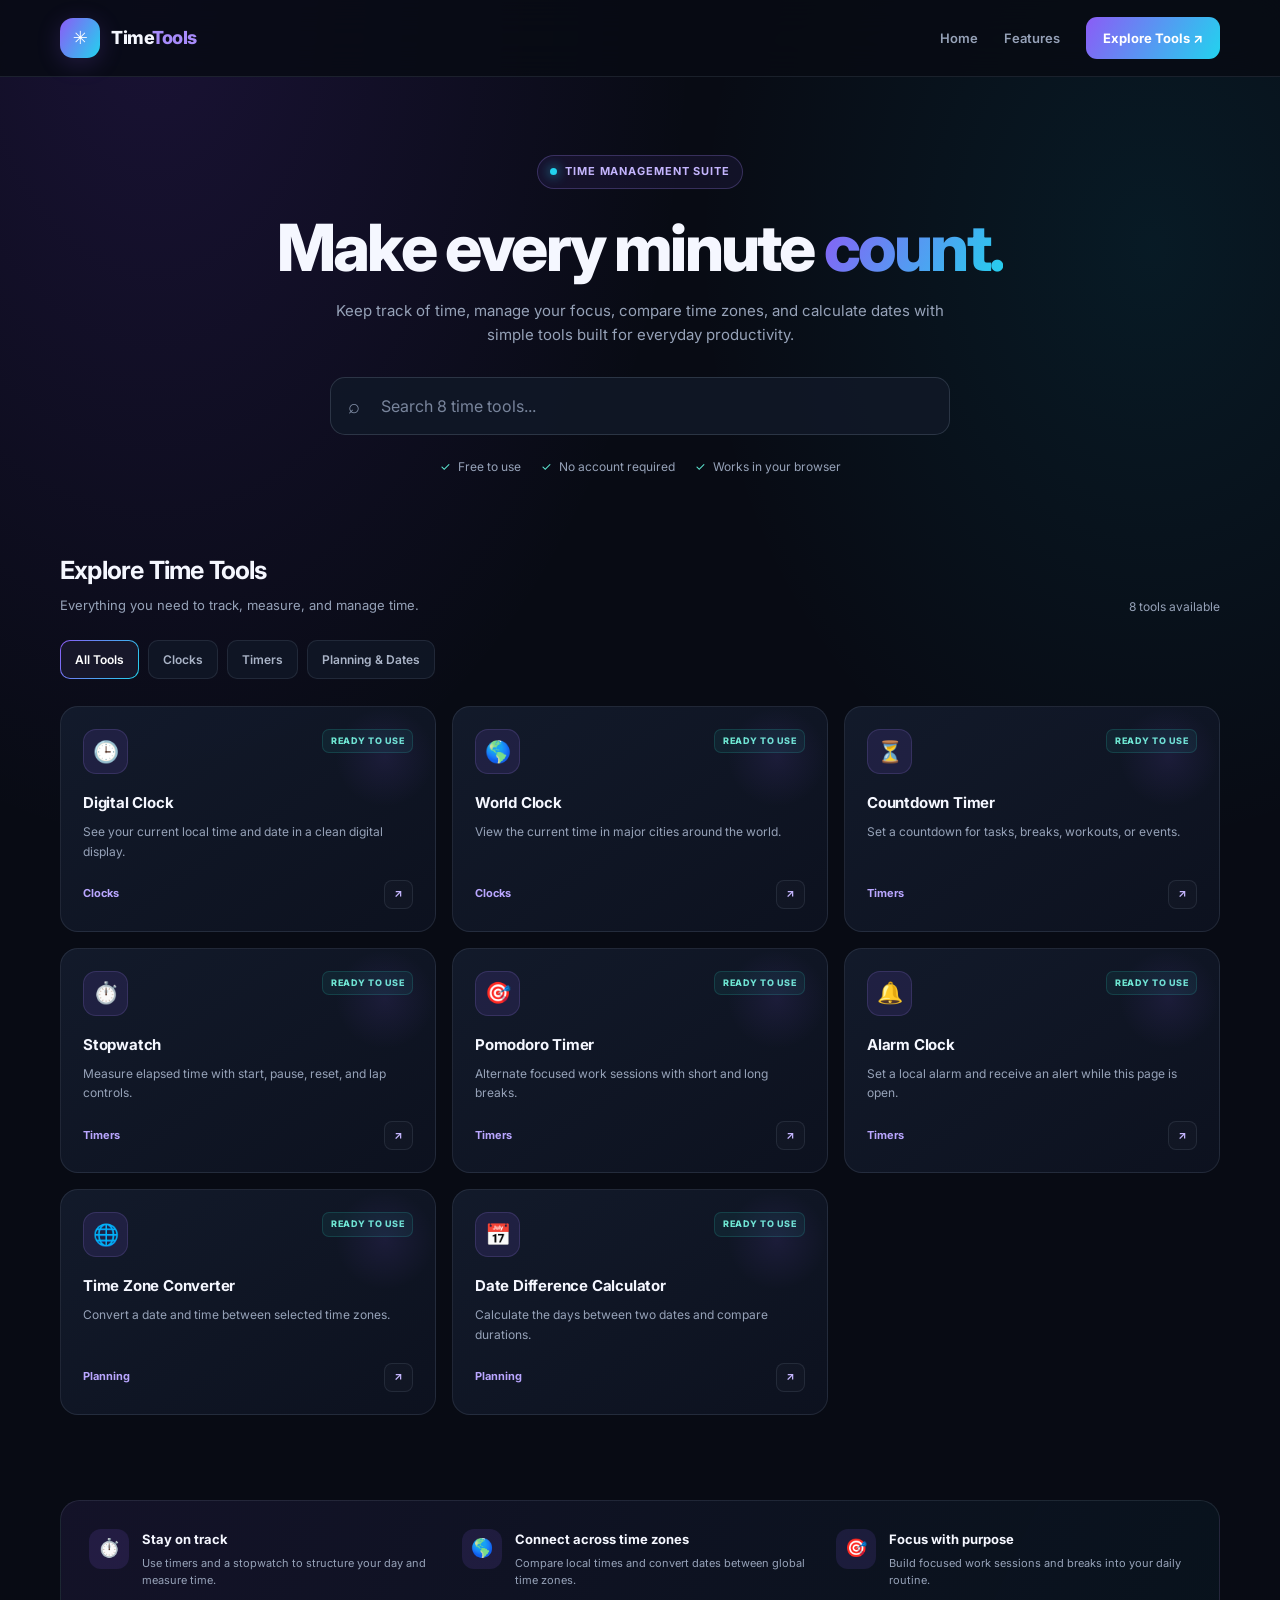
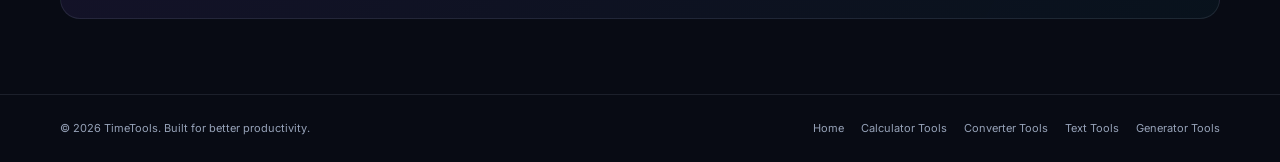
<file: time_tools.html>
<!DOCTYPE html>
<html lang="en">
<head>
<meta charset="UTF-8">
<meta name="viewport" content="width=device-width, initial-scale=1.0">
<meta name="theme-color" content="#080b14">
<title>Time Tools | Clocks, Timers & Time Zone Converter</title>
<meta name="description" content="Free online time tools including a digital clock, world clock, countdown timer, stopwatch, Pomodoro timer, alarm, time zone converter, and date calculator.">

<link rel="preconnect" href="https://fonts.googleapis.com">
<link rel="preconnect" href="https://fonts.gstatic.com" crossorigin>
<link href="https://fonts.googleapis.com/css2?family=Inter:wght@400;500;600;700;800&display=swap" rel="stylesheet">

<style>
:root {
  --bg: #080b14;
  --surface: #0d1220;
  --card: #111827;
  --border: rgba(148,163,184,.14);
  --text: #f5f7ff;
  --muted: #96a2b8;
  --purple: #8b5cf6;
  --cyan: #22d3ee;
  --gradient: linear-gradient(120deg,#8b5cf6,#22d3ee);
  --radius: 18px;
}

* { box-sizing: border-box; }
html { scroll-behavior: smooth; }

body {
  margin: 0;
  background:
    radial-gradient(ellipse at 12% 0%,rgba(124,58,237,.15),transparent 34%),
    radial-gradient(ellipse at 90% 14%,rgba(6,182,212,.09),transparent 28%),
    var(--bg);
  color: var(--text);
  font-family: Inter,system-ui,-apple-system,sans-serif;
  line-height: 1.6;
}

button,input,select { font: inherit; }
button { cursor: pointer; }
a { color: inherit; text-decoration: none; }

button:focus-visible,a:focus-visible,input:focus-visible,
select:focus-visible {
  outline: 2px solid var(--cyan);
  outline-offset: 3px;
}

.container {
  width: min(1160px,calc(100% - 40px));
  margin: 0 auto;
}

/* NAVIGATION */
.navbar {
  position: sticky;
  top: 0;
  z-index: 20;
  background: rgba(8,11,20,.84);
  backdrop-filter: blur(18px);
  border-bottom: 1px solid var(--border);
}

.nav-inner {
  min-height: 76px;
  display: flex;
  align-items: center;
  justify-content: space-between;
  gap: 20px;
}

.brand {
  display: flex;
  align-items: center;
  gap: 11px;
  font-size: 18px;
  font-weight: 800;
  letter-spacing: -.5px;
}

.brand-icon {
  display: grid;
  place-items: center;
  width: 40px;
  height: 40px;
  border-radius: 13px;
  background: var(--gradient);
  color: white;
  box-shadow: 0 5px 25px rgba(139,92,246,.2);
}

.brand span:last-child span { color: #a78bfa; }

.nav-links {
  display: flex;
  align-items: center;
  gap: 26px;
  color: var(--muted);
  font-size: 13px;
  font-weight: 600;
}

.nav-links a:hover { color: white; }

.nav-cta,.primary-btn {
  display: inline-flex;
  justify-content: center;
  align-items: center;
  gap: 8px;
  padding: 11px 17px;
  border: 0;
  border-radius: 11px;
  color: white;
  font-weight: 700;
  font-size: 13px;
  background: var(--gradient);
  transition: transform .2s,filter .2s;
}

.nav-cta:hover,.primary-btn:hover {
  transform: translateY(-2px);
  filter: brightness(1.1);
}

/* HERO */
.hero {
  padding: 78px 0 44px;
  text-align: center;
}

.eyebrow {
  display: inline-flex;
  align-items: center;
  gap: 8px;
  padding: 7px 12px;
  border: 1px solid rgba(167,139,250,.25);
  border-radius: 99px;
  background: rgba(139,92,246,.08);
  color: #c4b5fd;
  font-size: 11px;
  font-weight: 700;
  letter-spacing: .9px;
  text-transform: uppercase;
}

.eyebrow-dot {
  width: 7px;
  height: 7px;
  border-radius: 50%;
  background: var(--cyan);
  box-shadow: 0 0 12px var(--cyan);
}

.hero h1 {
  max-width: 820px;
  margin: 24px auto 16px;
  font-size: clamp(36px,6vw,65px);
  line-height: 1.08;
  letter-spacing: -2.8px;
  font-weight: 800;
}

.gradient-text {
  background: var(--gradient);
  -webkit-background-clip: text;
  background-clip: text;
  color: transparent;
}

.hero-description {
  max-width: 610px;
  margin: 0 auto;
  color: var(--muted);
  font-size: 15px;
}

.hero-search {
  position: relative;
  max-width: 620px;
  margin: 30px auto 0;
}

.search-icon {
  position: absolute;
  top: 50%;
  left: 18px;
  transform: translateY(-50%);
  color: #8390a8;
  font-size: 20px;
  pointer-events: none;
}

.hero-search input {
  width: 100%;
  height: 58px;
  padding: 0 18px 0 50px;
  color: white;
  background: rgba(17,24,39,.88);
  border: 1px solid rgba(148,163,184,.22);
  border-radius: 15px;
  outline: none;
  transition: border-color .2s,box-shadow .2s;
}

.hero-search input:focus {
  border-color: rgba(167,139,250,.65);
  box-shadow: 0 0 0 4px rgba(139,92,246,.1);
}

.hero-search input::placeholder { color: #78849b; }

.hero-meta {
  display: flex;
  justify-content: center;
  align-items: center;
  flex-wrap: wrap;
  gap: 20px;
  margin-top: 22px;
  color: var(--muted);
  font-size: 12px;
}

.hero-meta span {
  display: inline-flex;
  align-items: center;
  gap: 7px;
}

.meta-check { color: #5eead4; }

/* TOOLS */
.tools-section { padding: 30px 0 85px; }

.section-heading {
  display: flex;
  align-items: flex-end;
  justify-content: space-between;
  gap: 20px;
  margin-bottom: 24px;
}

.section-heading h2 {
  margin: 0;
  font-size: 25px;
  letter-spacing: -.8px;
}

.section-heading p {
  margin: 5px 0 0;
  color: var(--muted);
  font-size: 13px;
}

.result-count {
  color: var(--muted);
  font-size: 12px;
  white-space: nowrap;
}

.filters {
  display: flex;
  flex-wrap: wrap;
  gap: 9px;
  margin-bottom: 27px;
}

.filter-btn {
  padding: 9px 14px;
  color: #aab4c7;
  background: rgba(17,24,39,.8);
  border: 1px solid var(--border);
  border-radius: 10px;
  font-size: 12px;
  font-weight: 600;
  transition: .2s;
}

.filter-btn:hover {
  border-color: rgba(167,139,250,.5);
  color: white;
}

.filter-btn.active {
  color: white;
  border-color: transparent;
  background: linear-gradient(#17172a,#17172a) padding-box,
              var(--gradient) border-box;
  border: 1px solid transparent;
}

.tools-grid {
  display: grid;
  grid-template-columns: repeat(3,minmax(0,1fr));
  gap: 16px;
}

.tool-card {
  position: relative;
  display: flex;
  flex-direction: column;
  min-width: 0;
  min-height: 195px;
  padding: 22px;
  overflow: hidden;
  background: linear-gradient(145deg,rgba(19,27,44,.96),rgba(13,18,32,.96));
  border: 1px solid var(--border);
  border-radius: var(--radius);
  transition: transform .22s,border-color .22s,background .22s;
}

.tool-card::after {
  content: "";
  position: absolute;
  top: 0;
  right: 0;
  width: 100px;
  height: 100px;
  background: radial-gradient(circle,rgba(139,92,246,.10),transparent 70%);
  pointer-events: none;
}

.tool-card:hover {
  transform: translateY(-4px);
  border-color: rgba(139,92,246,.48);
  background: linear-gradient(145deg,#172036,#111827);
}

.tool-top {
  display: flex;
  align-items: flex-start;
  justify-content: space-between;
  gap: 12px;
}

.tool-icon {
  display: grid;
  place-items: center;
  width: 45px;
  height: 45px;
  flex: 0 0 45px;
  border: 1px solid rgba(167,139,250,.17);
  border-radius: 13px;
  background: rgba(139,92,246,.12);
  font-size: 21px;
}

.tool-badge {
  padding: 4px 8px;
  border: 1px solid rgba(45,212,191,.17);
  border-radius: 7px;
  background: rgba(45,212,191,.07);
  color: #6ee7d2;
  font-size: 9px;
  font-weight: 800;
  letter-spacing: .5px;
  text-transform: uppercase;
}

.tool-card h3 {
  margin: 17px 0 7px;
  font-size: 15px;
  font-weight: 700;
  letter-spacing: -.2px;
}

.tool-card p {
  margin: 0 0 18px;
  color: var(--muted);
  font-size: 12px;
  line-height: 1.65;
}

.tool-footer {
  display: flex;
  align-items: center;
  justify-content: space-between;
  gap: 10px;
  margin-top: auto;
  color: #b9a6ff;
  font-size: 11px;
  font-weight: 700;
}

.tool-arrow {
  display: grid;
  place-items: center;
  width: 29px;
  height: 29px;
  color: #c4b5fd;
  background: rgba(255,255,255,.02);
  border: 1px solid var(--border);
  border-radius: 8px;
  transition: .2s;
}

.tool-card:hover .tool-arrow {
  color: white;
  background: rgba(139,92,246,.2);
  border-color: rgba(139,92,246,.45);
}

.empty-state {
  display: none;
  padding: 60px 20px;
  text-align: center;
  color: var(--muted);
  border: 1px dashed var(--border);
  border-radius: var(--radius);
}

.empty-state h3 { color: white; }

/* FEATURES */
.feature-strip {
  display: grid;
  grid-template-columns: repeat(3,minmax(0,1fr));
  gap: 18px;
  padding: 28px;
  margin-bottom: 75px;
  background: linear-gradient(115deg,rgba(139,92,246,.09),rgba(34,211,238,.04));
  border: 1px solid var(--border);
  border-radius: 20px;
}

.feature-item { display: flex; gap: 13px; }

.feature-icon {
  display: grid;
  place-items: center;
  flex: 0 0 40px;
  height: 40px;
  background: rgba(139,92,246,.13);
  border-radius: 12px;
  font-size: 18px;
}

.feature-item h3 { margin: 0 0 5px; font-size: 13px; }
.feature-item p { margin: 0; color: var(--muted); font-size: 11px; }

/* MODAL */
.modal {
  position: fixed;
  inset: 0;
  z-index: 100;
  display: none;
  align-items: center;
  justify-content: center;
  padding: 18px;
  background: rgba(3,5,12,.82);
  backdrop-filter: blur(10px);
}

.modal.open { display: flex; }

.modal-content {
  width: min(650px,100%);
  max-height: min(90vh,900px);
  overflow-y: auto;
  padding: 27px;
  background: linear-gradient(145deg,#151d30,#0d1220);
  border: 1px solid rgba(167,139,250,.23);
  border-radius: 20px;
  box-shadow: 0 25px 100px rgba(0,0,0,.5);
  animation: modalIn .18s ease-out;
}

@keyframes modalIn {
  from { opacity: 0; transform: translateY(10px) scale(.99); }
  to { opacity: 1; transform: translateY(0) scale(1); }
}

.modal-header {
  display: flex;
  justify-content: space-between;
  align-items: flex-start;
  gap: 15px;
  margin-bottom: 22px;
}

.modal-title-group {
  display: flex;
  align-items: center;
  gap: 13px;
}

.modal-title-group h2 {
  margin: 0;
  font-size: 21px;
  line-height: 1.3;
}

.modal-title-group p {
  margin: 4px 0 0;
  color: var(--muted);
  font-size: 12px;
}

.close-btn {
  display: grid;
  place-items: center;
  flex: 0 0 35px;
  height: 35px;
  color: #a7b1c4;
  background: rgba(255,255,255,.04);
  border: 1px solid var(--border);
  border-radius: 10px;
  font-size: 18px;
}

.close-btn:hover { color: white; background: rgba(255,255,255,.08); }

.field-label {
  display: block;
  margin: 15px 0 8px;
  color: #d7ddec;
  font-size: 12px;
  font-weight: 700;
}

.field-input,.field-select {
  width: 100%;
  min-height: 46px;
  padding: 11px 13px;
  color: white;
  color-scheme: dark;
  background: #090e19;
  border: 1px solid rgba(148,163,184,.19);
  border-radius: 10px;
  outline: none;
  font-size: 13px;
}

.field-input:focus,.field-select:focus {
  border-color: rgba(167,139,250,.65);
}

.field-input::placeholder { color: #66738b; }
.field-select option { background: #111827; }

.field-grid {
  display: grid;
  grid-template-columns: 1fr 1fr;
  gap: 13px;
}

.display-panel {
  padding: 24px 14px;
  margin: 16px 0;
  text-align: center;
  background:
    radial-gradient(ellipse at center,rgba(139,92,246,.13),transparent 70%),
    #090e19;
  border: 1px solid rgba(148,163,184,.14);
  border-radius: 16px;
}

.display {
  margin: 0;
  font-size: clamp(35px,8vw,54px);
  line-height: 1.25;
  font-weight: 800;
  letter-spacing: -1.5px;
  font-variant-numeric: tabular-nums;
  background: var(--gradient);
  -webkit-background-clip: text;
  background-clip: text;
  color: transparent;
  overflow-wrap: anywhere;
}

.display-subtitle {
  margin-top: 9px;
  color: var(--muted);
  font-size: 11px;
}

.clock-date {
  margin-top: 9px;
  color: #d3d9e8;
  font-size: 13px;
}

.modal-actions {
  display: flex;
  justify-content: center;
  flex-wrap: wrap;
  gap: 10px;
  margin-top: 18px;
}

.primary-btn:disabled,.secondary-btn:disabled {
  opacity: .45;
  cursor: not-allowed;
  transform: none;
}

.secondary-btn {
  display: inline-flex;
  justify-content: center;
  align-items: center;
  gap: 7px;
  padding: 11px 15px;
  color: #d6dced;
  background: rgba(255,255,255,.04);
  border: 1px solid var(--border);
  border-radius: 10px;
  font-size: 12px;
  font-weight: 700;
}

.secondary-btn:hover { background: rgba(255,255,255,.08); }

.status-message {
  display: none;
  margin-top: 15px;
  padding: 11px 13px;
  border-radius: 10px;
  font-size: 12px;
}

.status-message.show { display: block; }
.status-message.info { color: #c4b5fd; background: rgba(139,92,246,.09); }
.status-message.success { color: #6ee7b7; background: rgba(16,185,129,.08); }
.status-message.error { color: #fca5a5; background: rgba(239,68,68,.08); }

.world-grid {
  display: grid;
  grid-template-columns: 1fr 1fr;
  gap: 12px;
  margin-top: 18px;
}

.world-card {
  padding: 15px;
  background: rgba(255,255,255,.025);
  border: 1px solid var(--border);
  border-radius: 13px;
}

.world-card h3 {
  margin: 0;
  color: #d5dced;
  font-size: 12px;
}

.world-time {
  margin-top: 8px;
  font-size: 22px;
  font-weight: 800;
  font-variant-numeric: tabular-nums;
}

.world-date { color: var(--muted); font-size: 10px; }

.helper-note {
  margin-top: 15px;
  padding: 12px 14px;
  color: #b8c3d7;
  background: rgba(139,92,246,.07);
  border: 1px solid rgba(139,92,246,.16);
  border-radius: 11px;
  font-size: 11px;
  line-height: 1.7;
}

.result-box {
  padding: 16px;
  margin-top: 16px;
  color: #d9dff0;
  background: #090e19;
  border: 1px solid var(--border);
  border-radius: 12px;
  font-size: 13px;
  overflow-wrap: anywhere;
}

.result-box strong { color: #c4b5fd; }

footer {
  border-top: 1px solid var(--border);
  padding: 25px 0;
  color: var(--muted);
  font-size: 11px;
}

.footer-inner {
  display: flex;
  align-items: center;
  justify-content: space-between;
  gap: 15px;
  flex-wrap: wrap;
}

.footer-links { display: flex; flex-wrap: wrap; gap: 17px; }
.footer-links a:hover { color: white; }

@media(max-width:900px) {
  .tools-grid { grid-template-columns: repeat(2,minmax(0,1fr)); }
  .feature-strip { grid-template-columns: 1fr; }
}

@media(max-width:600px) {
  .container { width: min(100% - 28px,1160px); }
  .nav-inner { min-height: 66px; }
  .nav-links { gap: 12px; font-size: 11px; }
  .nav-links a:nth-child(2) { display: none; }
  .nav-cta { padding: 9px 11px; font-size: 11px; }
  .brand { font-size: 15px; }
  .brand-icon { width: 35px; height: 35px; }
  .hero { padding: 58px 0 35px; }
  .hero h1 { letter-spacing: -1.7px; }
  .hero-description { font-size: 13px; }
  .hero-meta { gap: 12px; }
  .tools-grid { grid-template-columns: 1fr; gap: 12px; }
  .tool-card { min-height: 170px; }
  .section-heading { align-items: flex-start; flex-direction: column; gap: 8px; }
  .modal-content { padding: 19px; }
  .modal-title-group h2 { font-size: 17px; }
  .field-grid,.world-grid { grid-template-columns: 1fr; gap: 0; }
  .world-grid { gap: 10px; }
  .footer-inner { align-items: flex-start; flex-direction: column; }
}
</style>
</head>

<body>

<nav class="navbar">
  <div class="container nav-inner">
    <a class="brand" href="index.html" aria-label="TimeTools home">
      <span class="brand-icon">✳</span>
      <span>Time<span>Tools</span></span>
    </a>
    <div class="nav-links">
      <a href="index.html">Home</a>
      <a href="#features">Features</a>
      <a href="#tools" class="nav-cta">Explore Tools ↗</a>
    </div>
  </div>
</nav>

<main>
  <section class="hero">
    <div class="container">
      <div class="eyebrow"><span class="eyebrow-dot"></span> TIME MANAGEMENT SUITE</div>
      <h1>Make every minute <span class="gradient-text">count.</span></h1>
      <p class="hero-description">
        Keep track of time, manage your focus, compare time zones,
        and calculate dates with simple tools built for everyday productivity.
      </p>

      <div class="hero-search">
        <span class="search-icon">⌕</span>
        <input type="search" id="search" placeholder="Search 8 time tools..." aria-label="Search time tools">
      </div>

      <div class="hero-meta">
        <span><span class="meta-check">✓</span> Free to use</span>
        <span><span class="meta-check">✓</span> No account required</span>
        <span><span class="meta-check">✓</span> Works in your browser</span>
      </div>
    </div>
  </section>

  <section class="tools-section container" id="tools">
    <div class="section-heading">
      <div>
        <h2>Explore Time Tools</h2>
        <p>Everything you need to track, measure, and manage time.</p>
      </div>
      <div class="result-count" id="resultCount">8 tools available</div>
    </div>

    <div class="filters" id="filters" aria-label="Filter time tools">
      <button class="filter-btn active" data-category="All">All Tools</button>
      <button class="filter-btn" data-category="Clocks">Clocks</button>
      <button class="filter-btn" data-category="Timers">Timers</button>
      <button class="filter-btn" data-category="Planning">Planning & Dates</button>
    </div>

    <div class="tools-grid" id="toolsGrid"></div>

    <div class="empty-state" id="emptyState">
      <div style="font-size:35px">⌕</div>
      <h3>No tools found</h3>
      <p>Try another search term or clear your filters.</p>
      <button class="secondary-btn" id="resetFilters" type="button">Show all tools</button>
    </div>
  </section>

  <section class="container" id="features">
    <div class="feature-strip">
      <div class="feature-item">
        <div class="feature-icon">⏱️</div>
        <div>
          <h3>Stay on track</h3>
          <p>Use timers and a stopwatch to structure your day and measure time.</p>
        </div>
      </div>
      <div class="feature-item">
        <div class="feature-icon">🌎</div>
        <div>
          <h3>Connect across time zones</h3>
          <p>Compare local times and convert dates between global time zones.</p>
        </div>
      </div>
      <div class="feature-item">
        <div class="feature-icon">🎯</div>
        <div>
          <h3>Focus with purpose</h3>
          <p>Build focused work sessions and breaks into your daily routine.</p>
        </div>
      </div>
    </div>
  </section>
</main>

<footer>
  <div class="container footer-inner">
    <div>© <span id="year"></span> TimeTools. Built for better productivity.</div>
    <div class="footer-links">
      <a href="index.html">Home</a>
      <a href="calculator_tools.html">Calculator Tools</a>
      <a href="converter_tools.html">Converter Tools</a>
      <a href="text_tools.html">Text Tools</a>
      <a href="generator_tools.html">Generator Tools</a>
    </div>
  </div>
</footer>

<!-- TOOL MODAL -->
<div class="modal" id="modal" role="dialog" aria-modal="true" aria-labelledby="modalTitle">
  <div class="modal-content">
    <div class="modal-header">
      <div class="modal-title-group">
        <div class="tool-icon" id="modalIcon">⏱️</div>
        <div>
          <h2 id="modalTitle">Time Tool</h2>
          <p id="modalDescription">Manage your time.</p>
        </div>
      </div>
      <button class="close-btn" id="closeModal" type="button" aria-label="Close tool">×</button>
    </div>

    <div id="toolUI"></div>
    <div class="status-message" id="statusMessage" role="status"></div>
  </div>
</div>

<script>
const toolList = [
  {
    name:"Digital Clock",
    icon:"🕒",
    category:"Clocks",
    description:"See your current local time and date in a clean digital display."
  },
  {
    name:"World Clock",
    icon:"🌎",
    category:"Clocks",
    description:"View the current time in major cities around the world."
  },
  {
    name:"Countdown Timer",
    icon:"⏳",
    category:"Timers",
    description:"Set a countdown for tasks, breaks, workouts, or events."
  },
  {
    name:"Stopwatch",
    icon:"⏱️",
    category:"Timers",
    description:"Measure elapsed time with start, pause, reset, and lap controls."
  },
  {
    name:"Pomodoro Timer",
    icon:"🎯",
    category:"Timers",
    description:"Alternate focused work sessions with short and long breaks."
  },
  {
    name:"Alarm Clock",
    icon:"🔔",
    category:"Timers",
    description:"Set a local alarm and receive an alert while this page is open."
  },
  {
    name:"Time Zone Converter",
    icon:"🌐",
    category:"Planning",
    description:"Convert a date and time between selected time zones."
  },
  {
    name:"Date Difference Calculator",
    icon:"📅",
    category:"Planning",
    description:"Calculate the days between two dates and compare durations."
  }
];

const toolsGrid = document.getElementById("toolsGrid");
const searchInput = document.getElementById("search");
const resultCount = document.getElementById("resultCount");
const emptyState = document.getElementById("emptyState");
const modal = document.getElementById("modal");
const toolUI = document.getElementById("toolUI");
const statusMessage = document.getElementById("statusMessage");

let activeCategory = "All";
let currentTool = null;
let activeCleanup = null;
let previousFocus = null;
let stopwatchElapsed = 0;
let stopwatchStartedAt = null;
let stopwatchInterval = null;
let stopwatchLaps = [];
let countdownRemaining = 0;
let countdownDeadline = 0;
let countdownInterval = null;
let pomodoroRemaining = 25 * 60;
let pomodoroDeadline = 0;
let pomodoroInterval = null;
let pomodoroMode = "focus";
let pomodoroFocusMinutes = 25;
let pomodoroBreakMinutes = 5;
let pomodoroLongBreakMinutes = 15;
let pomodoroSessions = 0;
let pomodoroRunning = false;
let alarmInterval = null;
let alarmTarget = "";
let alarmLastTriggered = "";
let alarmFired = false;
let alarmAudioContext = null;

document.getElementById("year").textContent = new Date().getFullYear();

function renderTools() {
  const query = searchInput.value.trim().toLowerCase();

  const filtered = toolList.filter(tool => {
    const matchesQuery =
      tool.name.toLowerCase().includes(query) ||
      tool.description.toLowerCase().includes(query) ||
      tool.category.toLowerCase().includes(query);

    const matchesCategory =
      activeCategory === "All" ||
      tool.category === activeCategory;

    return matchesQuery && matchesCategory;
  });

  toolsGrid.innerHTML = filtered.map(tool => {
    const index = toolList.indexOf(tool);

    return `
      <article class="tool-card">
        <div class="tool-top">
          <div class="tool-icon">${tool.icon}</div>
          <span class="tool-badge">Ready to use</span>
        </div>
        <h3>${tool.name}</h3>
        <p>${tool.description}</p>
        <div class="tool-footer">
          <span>${tool.category}</span>
          <button class="tool-arrow" type="button"
            data-tool-index="${index}"
            aria-label="Open ${tool.name}">↗</button>
        </div>
      </article>
    `;
  }).join("");

  resultCount.textContent =
    `${filtered.length} ${filtered.length === 1 ? "tool" : "tools"} available`;

  emptyState.style.display = filtered.length ? "none" : "block";
}

toolsGrid.addEventListener("click", event => {
  const button = event.target.closest("[data-tool-index]");
  if (!button) return;
  openTool(toolList[Number(button.dataset.toolIndex)]);
});

document.getElementById("filters").addEventListener("click", event => {
  const button = event.target.closest("[data-category]");
  if (!button) return;

  activeCategory = button.dataset.category;

  document.querySelectorAll(".filter-btn").forEach(btn => {
    btn.classList.toggle("active", btn === button);
  });

  renderTools();
});

searchInput.addEventListener("input", renderTools);

document.getElementById("resetFilters").addEventListener("click", () => {
  searchInput.value = "";
  activeCategory = "All";

  document.querySelectorAll(".filter-btn").forEach(btn => {
    btn.classList.toggle("active", btn.dataset.category === "All");
  });

  renderTools();
});

function showStatus(message, type = "info") {
  statusMessage.textContent = message;
  statusMessage.className = `status-message show ${type}`;
}

function clearStatus() {
  statusMessage.textContent = "";
  statusMessage.className = "status-message";
}

function addField(label, id, type = "text", value = "", placeholder = "") {
  const wrapper = document.createElement("div");
  wrapper.innerHTML = `
    <label class="field-label" for="${id}">${label}</label>
    <input class="field-input" id="${id}" type="${type}">
  `;

  const input = wrapper.querySelector("input");
  input.value = value;
  input.placeholder = placeholder;

  if (type === "number") {
    input.min = "0";
    input.step = "1";
  }

  toolUI.appendChild(wrapper);
  return input;
}

function addSelect(label, id, options, selectedValue = "") {
  const wrapper = document.createElement("div");
  wrapper.innerHTML = `
    <label class="field-label" for="${id}">${label}</label>
    <select class="field-select" id="${id}">
      ${options.map(option =>
        `<option value="${option.value}">${option.label}</option>`
      ).join("")}
    </select>
  `;

  toolUI.appendChild(wrapper);

  const select = wrapper.querySelector("select");
  if (selectedValue) select.value = selectedValue;
  return select;
}

function addButton(label, action, secondary = false) {
  const button = document.createElement("button");
  button.type = "button";
  button.className = secondary ? "secondary-btn" : "primary-btn";
  button.textContent = label;
  button.addEventListener("click", action);
  return button;
}

function addActions(...buttons) {
  const row = document.createElement("div");
  row.className = "modal-actions";
  buttons.forEach(button => row.appendChild(button));
  toolUI.appendChild(row);
  return row;
}

function addDisplay(id, initialText, subtitle = "") {
  const panel = document.createElement("div");
  panel.className = "display-panel";
  panel.innerHTML = `
    <div class="display" id="${id}"></div>
    <div class="display-subtitle" id="${id}Subtitle"></div>
  `;

  panel.querySelector(`#${id}`).textContent = initialText;
  panel.querySelector(`#${id}Subtitle`).textContent = subtitle;
  toolUI.appendChild(panel);
  return panel.querySelector(`#${id}`);
}

function setSubtitle(id, text) {
  const subtitle = document.getElementById(id + "Subtitle");
  if (subtitle) subtitle.textContent = text;
}

function addResultBox(id) {
  const box = document.createElement("div");
  box.className = "result-box";
  box.id = id;
  toolUI.appendChild(box);
  return box;
}

function formatDuration(milliseconds, tenths = false) {
  const total = Math.max(0,milliseconds);
  const hours = Math.floor(total / 3600000);
  const minutes = Math.floor((total % 3600000) / 60000);
  const seconds = Math.floor((total % 60000) / 1000);
  const tenth = Math.floor((total % 1000) / 100);

  const base = hours > 0
    ? `${String(hours).padStart(2,"0")}:${String(minutes).padStart(2,"0")}:${String(seconds).padStart(2,"0")}`
    : `${String(minutes).padStart(2,"0")}:${String(seconds).padStart(2,"0")}`;

  return tenths ? `${base}.${tenth}` : base;
}

function formatSeconds(seconds) {
  seconds = Math.max(0,Math.ceil(seconds));
  const h = Math.floor(seconds / 3600);
  const m = Math.floor((seconds % 3600) / 60);
  const s = seconds % 60;

  if (h > 0) {
    return `${String(h).padStart(2,"0")}:${String(m).padStart(2,"0")}:${String(s).padStart(2,"0")}`;
  }

  return `${String(m).padStart(2,"0")}:${String(s).padStart(2,"0")}`;
}

function getLocalDateTimeValue(date = new Date()) {
  const pad = value => String(value).padStart(2,"0");

  return `${date.getFullYear()}-${pad(date.getMonth()+1)}-${pad(date.getDate())}` +
    `T${pad(date.getHours())}:${pad(date.getMinutes())}`;
}

function getTimezoneOptions() {
  const zones = [
    ["America/Chicago","Chicago"],
    ["America/New_York","New York"],
    ["America/Los_Angeles","Los Angeles"],
    ["America/Denver","Denver"],
    ["America/Toronto","Toronto"],
    ["America/Sao_Paulo","São Paulo"],
    ["UTC","UTC"],
    ["Europe/London","London"],
    ["Europe/Paris","Paris"],
    ["Europe/Berlin","Berlin"],
    ["Africa/Johannesburg","Johannesburg"],
    ["Asia/Dubai","Dubai"],
    ["Asia/Kolkata","India"],
    ["Asia/Singapore","Singapore"],
    ["Asia/Tokyo","Tokyo"],
    ["Australia/Sydney","Sydney"],
    ["Pacific/Auckland","Auckland"]
  ];

  return zones.map(([value,label]) => ({value,label}));
}

function getTimezoneLabel(zone) {
  return new Intl.DateTimeFormat("en-US", {
    timeZone: zone,
    timeZoneName: "short"
  }).format(new Date());
}

function formatInZone(date, zone, options = {}) {
  return new Intl.DateTimeFormat("en-US", {
    timeZone: zone,
    ...options
  }).format(date);
}

function stopActiveTimer() {
  if (activeCleanup) {
    activeCleanup();
    activeCleanup = null;
  }
}

function openTool(tool) {
  stopActiveTimer();

  currentTool = tool;
  previousFocus = document.activeElement;

  document.getElementById("modalTitle").textContent = tool.name;
  document.getElementById("modalDescription").textContent = tool.description;
  document.getElementById("modalIcon").textContent = tool.icon;

  toolUI.innerHTML = "";
  clearStatus();

  if (tool.name === "Digital Clock") renderDigitalClock();
  if (tool.name === "World Clock") renderWorldClock();
  if (tool.name === "Countdown Timer") renderCountdown();
  if (tool.name === "Stopwatch") renderStopwatch();
  if (tool.name === "Pomodoro Timer") renderPomodoro();
  if (tool.name === "Alarm Clock") renderAlarm();
  if (tool.name === "Time Zone Converter") renderTimezoneConverter();
  if (tool.name === "Date Difference Calculator") renderDateDifference();

  modal.classList.add("open");
  document.body.style.overflow = "hidden";

  const firstInput = toolUI.querySelector("input,select,button");
  if (firstInput) firstInput.focus();
}

function closeTool() {
  stopActiveTimer();
  modal.classList.remove("open");
  document.body.style.overflow = "";
  currentTool = null;

  if (previousFocus && typeof previousFocus.focus === "function") {
    previousFocus.focus();
  }
}

document.getElementById("closeModal").addEventListener("click",closeTool);

modal.addEventListener("click",event => {
  if (event.target === modal) closeTool();
});

document.addEventListener("keydown",event => {
  if (event.key === "Escape" && modal.classList.contains("open")) {
    closeTool();
  }
});

/* DIGITAL CLOCK */
function renderDigitalClock() {
  const display = addDisplay("digitalClock","--:--:--","Your local time");
  const dateBox = document.createElement("div");
  dateBox.className = "clock-date";
  dateBox.id = "digitalDate";
  toolUI.appendChild(dateBox);

  function update() {
    const now = new Date();

    display.textContent = now.toLocaleTimeString([],{
      hour:"2-digit",
      minute:"2-digit",
      second:"2-digit",
      hour12:true
    });

    dateBox.textContent = now.toLocaleDateString([],{
      weekday:"long",
      year:"numeric",
      month:"long",
      day:"numeric"
    });
  }

  update();
  const interval = setInterval(update,1000);
  activeCleanup = () => clearInterval(interval);
}

/* WORLD CLOCK */
function renderWorldClock() {
  const zones = [
    {name:"Chicago",zone:"America/Chicago"},
    {name:"New York",zone:"America/New_York"},
    {name:"London",zone:"Europe/London"},
    {name:"Tokyo",zone:"Asia/Tokyo"},
    {name:"Los Angeles",zone:"America/Los_Angeles"},
    {name:"Sydney",zone:"Australia/Sydney"}
  ];

  const grid = document.createElement("div");
  grid.className = "world-grid";

  zones.forEach((item,index) => {
    const card = document.createElement("div");
    card.className = "world-card";
    card.innerHTML = `
      <h3>${item.name}</h3>
      <div class="world-time" id="worldTime${index}"></div>
      <div class="world-date" id="worldDate${index}"></div>
    `;
    grid.appendChild(card);
  });

  toolUI.appendChild(grid);

  const note = document.createElement("div");
  note.className = "helper-note";
  note.textContent = "Times are calculated using the browser's time-zone database, including daylight-saving changes where applicable.";
  toolUI.appendChild(note);

  function update() {
    const now = new Date();

    zones.forEach((item,index) => {
      document.getElementById(`worldTime${index}`).textContent =
        formatInZone(now,item.zone,{
          hour:"2-digit",minute:"2-digit",second:"2-digit",hour12:true
        });

      document.getElementById(`worldDate${index}`).textContent =
        formatInZone(now,item.zone,{
          weekday:"short",month:"short",day:"numeric",year:"numeric"
        });
    });
  }

  update();
  const interval = setInterval(update,1000);
  activeCleanup = () => clearInterval(interval);
}

/* COUNTDOWN TIMER */
function renderCountdown() {
  const fields = document.createElement("div");
  fields.className = "field-grid";
  toolUI.appendChild(fields);

  function numberField(label,id,value) {
    const wrap = document.createElement("div");
    wrap.innerHTML = `
      <label class="field-label" for="${id}">${label}</label>
      <input class="field-input" id="${id}" type="number" min="0" max="999" step="1" value="${value}">
    `;
    fields.appendChild(wrap);
  }

  numberField("Hours","countHours",0);
  numberField("Minutes","countMinutes",5);
  numberField("Seconds","countSeconds",0);

  const display = addDisplay("countdownDisplay","00:05:00","Ready to start");

  let running = false;
  let finished = false;

  const startButton = addButton("Start Countdown",startCountdown);
  const pauseButton = addButton("Pause",pauseCountdown,true);
  const resetButton = addButton("Reset",resetCountdown,true);

  addActions(startButton,pauseButton,resetButton);
  pauseButton.disabled = true;

  function readDuration() {
    const h = Math.max(0,Number(document.getElementById("countHours").value)||0);
    const m = Math.max(0,Number(document.getElementById("countMinutes").value)||0);
    const s = Math.max(0,Number(document.getElementById("countSeconds").value)||0);

    return Math.floor(h*3600 + m*60 + s);
  }

  function updateDisplay() {
    display.textContent = formatSeconds(countdownRemaining);
  }

  function clearCountdownInterval() {
    if (countdownInterval) clearInterval(countdownInterval);
    countdownInterval = null;
  }

  function tick() {
    countdownRemaining = Math.max(0,(countdownDeadline-Date.now())/1000);
    updateDisplay();

    if (countdownRemaining <= 0) {
      clearCountdownInterval();
      running = false;
      finished = true;
      startButton.disabled = true;
      pauseButton.disabled = true;
      setSubtitle("countdownDisplay","Countdown complete");
      showStatus("Time is up!", "success");
      beep();
    }
  }

  function startCountdown() {
    if (running || finished) return;

    if (countdownRemaining <= 0) {
      countdownRemaining = readDuration();
    }

    if (countdownRemaining <= 0) {
      showStatus("Enter a duration greater than zero.", "error");
      return;
    }

    running = true;
    countdownDeadline = Date.now() + countdownRemaining*1000;
    startButton.disabled = true;
    pauseButton.disabled = false;
    setSubtitle("countdownDisplay","Countdown in progress");
    clearStatus();

    countdownInterval = setInterval(tick,100);
    tick();
  }

  function pauseCountdown() {
    if (!running) return;

    countdownRemaining = Math.max(0,(countdownDeadline-Date.now())/1000);
    running = false;
    clearCountdownInterval();
    updateDisplay();

    startButton.disabled = false;
    pauseButton.disabled = true;
    setSubtitle("countdownDisplay","Paused");
  }

  function resetCountdown() {
    running = false;
    finished = false;
    clearCountdownInterval();
    countdownRemaining = readDuration();
    updateDisplay();

    startButton.disabled = false;
    pauseButton.disabled = true;
    setSubtitle("countdownDisplay","Ready to start");
    clearStatus();
  }

  ["countHours","countMinutes","countSeconds"].forEach(id => {
    document.getElementById(id).addEventListener("input",() => {
      if (!running && !finished) resetCountdown();
    });
  });

  countdownRemaining = readDuration();
  updateDisplay();

  activeCleanup = () => {
    clearCountdownInterval();
    running = false;
  };
}

/* STOPWATCH */
function renderStopwatch() {
  stopwatchElapsed = 0;
  stopwatchStartedAt = null;
  stopwatchLaps = [];

  const display = addDisplay("stopwatchDisplay","00:00.0","Ready");
  const lapBox = document.createElement("div");
  lapBox.className = "result-box";
  lapBox.id = "lapResults";
  lapBox.style.display = "none";
  toolUI.appendChild(lapBox);

  let running = false;

  const startButton = addButton("Start",startStopwatch);
  const lapButton = addButton("Lap",recordLap,true);
  const resetButton = addButton("Reset",resetStopwatch,true);

  addActions(startButton,lapButton,resetButton);
  lapButton.disabled = true;

  function elapsedNow() {
    return stopwatchElapsed +
      (running ? performance.now()-stopwatchStartedAt : 0);
  }

  function update() {
    display.textContent = formatDuration(elapsedNow(),true);
  }

  function startStopwatch() {
    if (!running) {
      running = true;
      stopwatchStartedAt = performance.now();
      startButton.textContent = "Pause";
      lapButton.disabled = false;
      setSubtitle("stopwatchDisplay","Stopwatch running");

      stopwatchInterval = setInterval(update,50);
    } else {
      stopwatchElapsed = elapsedNow();
      running = false;
      clearInterval(stopwatchInterval);
      stopwatchInterval = null;
      startButton.textContent = "Resume";
      lapButton.disabled = true;
      setSubtitle("stopwatchDisplay","Paused");
      update();
    }
  }

  function recordLap() {
    if (!running) return;

    stopwatchLaps.push(elapsedNow());
    lapBox.style.display = "block";
    lapBox.replaceChildren();

    const title = document.createElement("strong");
    title.textContent = "Lap times";
    lapBox.appendChild(title);

    stopwatchLaps.forEach((lap,index) => {
      const row = document.createElement("div");
      row.style.cssText = "display:flex;justify-content:space-between;gap:12px;margin-top:8px;";
      const label = document.createElement("span");
      label.textContent = `Lap ${index+1}`;
      const time = document.createElement("span");
      time.textContent = formatDuration(lap,true);
      row.append(label,time);
      lapBox.appendChild(row);
    });
  }

  function resetStopwatch() {
    running = false;
    clearInterval(stopwatchInterval);
    stopwatchInterval = null;
    stopwatchElapsed = 0;
    stopwatchStartedAt = null;
    stopwatchLaps = [];

    display.textContent = "00:00.0";
    startButton.textContent = "Start";
    lapButton.disabled = true;
    lapBox.style.display = "none";
    lapBox.replaceChildren();
    setSubtitle("stopwatchDisplay","Ready");
  }

  activeCleanup = () => {
    running = false;
    clearInterval(stopwatchInterval);
    stopwatchInterval = null;
  };
}

/* POMODORO */
function renderPomodoro() {
  pomodoroFocusMinutes = 25;
  pomodoroBreakMinutes = 5;
  pomodoroLongBreakMinutes = 15;
  pomodoroSessions = 0;
  pomodoroMode = "focus";
  pomodoroRemaining = pomodoroFocusMinutes*60;
  pomodoroRunning = false;

  const config = document.createElement("div");
  config.className = "field-grid";
  config.innerHTML = `
    <div>
      <label class="field-label" for="focusMinutes">Focus minutes</label>
      <input class="field-input" id="focusMinutes" type="number" min="1" max="180" value="25">
    </div>
    <div>
      <label class="field-label" for="breakMinutes">Short break minutes</label>
      <input class="field-input" id="breakMinutes" type="number" min="1" max="60" value="5">
    </div>
  `;
  toolUI.appendChild(config);

  const display = addDisplay("pomodoroDisplay","25:00","Focus session");
  const sessionInfo = document.createElement("div");
  sessionInfo.className = "helper-note";
  sessionInfo.id = "pomodoroInfo";
  sessionInfo.textContent = "Completed focus sessions: 0";
  toolUI.appendChild(sessionInfo);

  const startButton = addButton("Start Focus",startPomodoro);
  const pauseButton = addButton("Pause",pausePomodoro,true);
  const switchButton = addButton("Switch Session",switchPomodoro,true);
  const resetButton = addButton("Reset",resetPomodoro,true);

  addActions(startButton,pauseButton,switchButton,resetButton);
  pauseButton.disabled = true;

  function updateDisplay() {
    display.textContent = formatSeconds(pomodoroRemaining);
    setSubtitle("pomodoroDisplay",
      pomodoroMode === "focus" ? "Focus session" :
      pomodoroMode === "shortBreak" ? "Short break" : "Long break"
    );

    sessionInfo.textContent = `Completed focus sessions: ${pomodoroSessions}`;
    startButton.textContent = pomodoroMode === "focus" ? "Start Focus" : "Start Break";
  }

  function modeDuration() {
    if (pomodoroMode === "focus") return pomodoroFocusMinutes*60;
    if (pomodoroMode === "shortBreak") return pomodoroBreakMinutes*60;
    return pomodoroLongBreakMinutes*60;
  }

  function tick() {
    pomodoroRemaining = Math.max(0,(pomodoroDeadline-Date.now())/1000);
    updateDisplay();

    if (pomodoroRemaining <= 0) {
      clearInterval(pomodoroInterval);
      pomodoroInterval = null;
      pomodoroRunning = false;
      pauseButton.disabled = true;
      startButton.disabled = false;

      if (pomodoroMode === "focus") {
        pomodoroSessions++;
        sessionInfo.textContent = `Completed focus sessions: ${pomodoroSessions}`;
      }

      showStatus("Session complete! Take a moment before the next session.", "success");
      beep();
    }
  }

  function startPomodoro() {
    if (pomodoroRunning || pomodoroRemaining <= 0) return;

    pomodoroFocusMinutes = Math.max(1,Math.min(180,
      Number(document.getElementById("focusMinutes").value)||25));
    pomodoroBreakMinutes = Math.max(1,Math.min(60,
      Number(document.getElementById("breakMinutes").value)||5));

    if (pomodoroRemaining === modeDuration()) {
      updateDisplay();
    }

    pomodoroRunning = true;
    pomodoroDeadline = Date.now()+pomodoroRemaining*1000;
    startButton.disabled = true;
    pauseButton.disabled = false;
    clearStatus();

    pomodoroInterval = setInterval(tick,100);
    tick();
  }

  function pausePomodoro() {
    if (!pomodoroRunning) return;

    pomodoroRemaining = Math.max(0,(pomodoroDeadline-Date.now())/1000);
    pomodoroRunning = false;
    clearInterval(pomodoroInterval);
    pomodoroInterval = null;
    updateDisplay();

    startButton.disabled = false;
    pauseButton.disabled = true;
    showStatus("Session paused.", "info");
  }

  function switchPomodoro() {
    clearInterval(pomodoroInterval);
    pomodoroInterval = null;
    pomodoroRunning = false;

    if (pomodoroMode === "focus") {
      pomodoroSessions++;
      pomodoroMode = pomodoroSessions % 4 === 0 ? "longBreak" : "shortBreak";
    } else {
      pomodoroMode = "focus";
    }

    pomodoroRemaining = modeDuration();
    startButton.disabled = false;
    pauseButton.disabled = true;
    updateDisplay();
    clearStatus();
  }

  function resetPomodoro() {
    clearInterval(pomodoroInterval);
    pomodoroInterval = null;
    pomodoroRunning = false;
    pomodoroMode = "focus";
    pomodoroSessions = 0;

    pomodoroFocusMinutes = Math.max(1,Number(document.getElementById("focusMinutes").value)||25);
    pomodoroBreakMinutes = Math.max(1,Number(document.getElementById("breakMinutes").value)||5);
    pomodoroRemaining = pomodoroFocusMinutes*60;

    startButton.disabled = false;
    pauseButton.disabled = true;
    updateDisplay();
    clearStatus();
  }

  document.getElementById("focusMinutes").addEventListener("change",() => {
    if (!pomodoroRunning && pomodoroMode === "focus") resetPomodoro();
  });

  document.getElementById("breakMinutes").addEventListener("change",() => {
    if (!pomodoroRunning && pomodoroMode !== "focus") resetPomodoro();
  });

  updateDisplay();

  activeCleanup = () => {
    clearInterval(pomodoroInterval);
    pomodoroInterval = null;
    pomodoroRunning = false;
  };
}

/* ALARM CLOCK */
function renderAlarm() {
  const now = new Date();
  const initialTime =
    String(now.getHours()).padStart(2,"0")+":"+
    String((now.getMinutes()+1)%60).padStart(2,"0");

  addField("Alarm time","alarmTime","time",initialTime);

  addSelect("Repeat","alarmRepeat",[
    {value:"once",label:"Once"},
    {value:"daily",label:"Every day"}
  ]);

  const display = addDisplay("alarmDisplay","No alarm set","Set a time to get started");
  const actions = addActions(
    addButton("Set Alarm",setAlarm),
    addButton("Cancel Alarm",cancelAlarm,true)
  );

  const note = document.createElement("div");
  note.className = "helper-note";
  note.textContent = "Keep this page open for the alarm to trigger. Browser background throttling, device sleep, or closed tabs can delay or prevent alerts. Allow sound or notification permissions if your browser requests them.";
  toolUI.appendChild(note);

  function checkAlarm() {
    if (!alarmTarget || alarmFired) return;

    const current = new Date();
    const today = [
      current.getFullYear(),
      String(current.getMonth()+1).padStart(2,"0"),
      String(current.getDate()).padStart(2,"0")
    ].join("-");

    const currentHM = `${String(current.getHours()).padStart(2,"0")}:${String(current.getMinutes()).padStart(2,"0")}`;
    const triggerKey = `${today} ${currentHM}`;

    if (currentHM === alarmTarget && triggerKey !== alarmLastTriggered) {
      alarmLastTriggered = triggerKey;
      alarmFired = true;

      display.textContent = "⏰ Alarm!";
      setSubtitle("alarmDisplay",`Triggered at ${alarmTarget}`);
      showStatus("Your alarm time has arrived.", "success");
      beep();

      if ("Notification" in window && Notification.permission === "granted") {
        try {
          new Notification("ToolBox Alarm",{body:"Your scheduled alarm has arrived."});
        } catch (_) {}
      }

      if (document.getElementById("alarmRepeat").value === "once") {
        alarmTarget = "";
      } else {
        alarmFired = false;
      }
    }
  }

  function setAlarm() {
    const time = document.getElementById("alarmTime").value;

    if (!time) {
      showStatus("Choose a valid alarm time.", "error");
      return;
    }

    alarmTarget = time;
    alarmFired = false;
    alarmLastTriggered = "";
    display.textContent = time;
    setSubtitle("alarmDisplay",
      document.getElementById("alarmRepeat").value === "daily"
        ? "Daily alarm set" : "Alarm set"
    );
    showStatus("Alarm set. Keep this page open.", "success");

    if ("Notification" in window && Notification.permission === "default") {
      Notification.requestPermission().catch(() => {});
    }
  }

  function cancelAlarm() {
    alarmTarget = "";
    alarmFired = false;
    display.textContent = "No alarm set";
    setSubtitle("alarmDisplay","Set a time to get started");
    showStatus("Alarm cancelled.", "info");
  }

  checkAlarm();
  alarmInterval = setInterval(checkAlarm,500);

  activeCleanup = () => {
    clearInterval(alarmInterval);
    alarmInterval = null;
    alarmTarget = "";
  };
}

/* TIME ZONE CONVERTER */
function wallClockToUtc(dateTimeValue, timeZone) {
  if (!dateTimeValue) return null;

  const match = dateTimeValue.match(
    /^(\d{4})-(\d{2})-(\d{2})T(\d{2}):(\d{2})$/
  );

  if (!match) return null;

  const [,yy,mm,dd,hh,mi] = match;
  const target = {
    year:Number(yy),
    month:Number(mm),
    day:Number(dd),
    hour:Number(hh),
    minute:Number(mi),
    second:0
  };

  const naiveUtc = Date.UTC(
    target.year,target.month-1,target.day,
    target.hour,target.minute,target.second
  );

  const formatter = new Intl.DateTimeFormat("en-GB",{
    timeZone,
    year:"numeric",month:"2-digit",day:"2-digit",
    hour:"2-digit",minute:"2-digit",second:"2-digit",
    hourCycle:"h23"
  });

  let guess = naiveUtc;

  for (let i=0;i<5;i++) {
    const parts = {};
    formatter.formatToParts(new Date(guess)).forEach(part => {
      if (part.type !== "literal") parts[part.type] = Number(part.value);
    });

    const representedUtc = Date.UTC(
      parts.year,parts.month-1,parts.day,
      parts.hour,parts.minute,parts.second
    );

    const correction = naiveUtc-representedUtc;
    if (correction === 0) break;
    guess += correction;
  }

  const check = {};
  formatter.formatToParts(new Date(guess)).forEach(part => {
    if (part.type !== "literal") check[part.type] = Number(part.value);
  });

  const matches =
    check.year === target.year &&
    check.month === target.month &&
    check.day === target.day &&
    check.hour === target.hour &&
    check.minute === target.minute;

  if (!matches) {
    return {
      date:new Date(guess),
      warning:"This local time may fall in a daylight-saving transition. Verify the result."
    };
  }

  return {date:new Date(guess),warning:""};
}

function renderTimezoneConverter() {
  const zones = getTimezoneOptions();
  const localZone = Intl.DateTimeFormat().resolvedOptions().timeZone || "UTC";

  const fields = document.createElement("div");
  fields.className = "field-grid";
  toolUI.appendChild(fields);

  const dateWrap = document.createElement("div");
  dateWrap.innerHTML = `
    <label class="field-label" for="tzDateTime">Date and time in source zone</label>
    <input class="field-input" type="datetime-local" id="tzDateTime">
  `;
  fields.appendChild(dateWrap);

  const fromWrap = document.createElement("div");
  fromWrap.innerHTML = `
    <label class="field-label" for="tzFrom">Convert from</label>
    <select class="field-select" id="tzFrom">
      ${zones.map(zone =>
        `<option value="${zone.value}">${zone.label} — ${zone.value}</option>`
      ).join("")}
    </select>
  `;
  fields.appendChild(fromWrap);

  const toWrap = document.createElement("div");
  toWrap.innerHTML = `
    <label class="field-label" for="tzTo">Convert to</label>
    <select class="field-select" id="tzTo">
      ${zones.map(zone =>
        `<option value="${zone.value}">${zone.label} — ${zone.value}</option>`
      ).join("")}
    </select>
  `;
  fields.appendChild(toWrap);

  const dateInput = document.getElementById("tzDateTime");
  dateInput.value = getLocalDateTimeValue();

  const fromSelect = document.getElementById("tzFrom");
  const toSelect = document.getElementById("tzTo");

  if (zones.some(zone => zone.value === localZone)) fromSelect.value = localZone;
  toSelect.value = "Europe/London";

  const result = addResultBox("tzResult");
  result.textContent = "Choose the source and destination time zones, then convert.";

  addActions(
    addButton("Convert Time",convertTime),
    addButton("Use Current Time",() => {
      dateInput.value = getLocalDateTimeValue();
      convertTime();
    },true)
  );

  function convertTime() {
    const source = fromSelect.value;
    const target = toSelect.value;
    const converted = wallClockToUtc(dateInput.value,source);

    if (!converted || Number.isNaN(converted.date.getTime())) {
      showStatus("Enter a valid date and time.", "error");
      return;
    }

    const formattedDate = formatInZone(converted.date,target,{
      weekday:"long",year:"numeric",month:"long",day:"numeric"
    });

    const formattedTime = formatInZone(converted.date,target,{
      hour:"2-digit",minute:"2-digit",second:"2-digit",hour12:true
    });

    const sourceTime = formatInZone(converted.date,source,{
      year:"numeric",month:"short",day:"numeric",
      hour:"2-digit",minute:"2-digit",hour12:true
    });

    result.replaceChildren();

    const title = document.createElement("strong");
    title.textContent = "Converted time";
    result.appendChild(title);

    const lines = [
      `${source} time: ${sourceTime}`,
      `${target} time: ${formattedTime}`,
      formattedDate,
      `Destination zone: ${getTimezoneLabel(target)}`
    ];

    lines.forEach(line => {
      const div = document.createElement("div");
      div.style.marginTop = "8px";
      div.textContent = line;
      result.appendChild(div);
    });

    if (converted.warning) {
      const warning = document.createElement("div");
      warning.style.cssText = "margin-top:12px;color:#fbbf24;";
      warning.textContent = converted.warning;
      result.appendChild(warning);
    }

    showStatus("Time conversion complete.", "success");
  }
}

/* DATE DIFFERENCE CALCULATOR */
function parseDateUTC(value) {
  if (!value) return null;

  const match = value.match(/^(\d{4})-(\d{2})-(\d{2})$/);
  if (!match) return null;

  const year = Number(match[1]);
  const month = Number(match[2]);
  const day = Number(match[3]);
  const date = new Date(Date.UTC(year,month-1,day));

  if (
    date.getUTCFullYear() !== year ||
    date.getUTCMonth() !== month-1 ||
    date.getUTCDate() !== day
  ) return null;

  return date;
}

function renderDateDifference() {
  const today = new Date();
  const todayValue = [
    today.getFullYear(),
    String(today.getMonth()+1).padStart(2,"0"),
    String(today.getDate()).padStart(2,"0")
  ].join("-");

  const fields = document.createElement("div");
  fields.className = "field-grid";
  fields.innerHTML = `
    <div>
      <label class="field-label" for="dateStart">Start date</label>
      <input class="field-input" id="dateStart" type="date" value="${todayValue}">
    </div>
    <div>
      <label class="field-label" for="dateEnd">End date</label>
      <input class="field-input" id="dateEnd" type="date" value="${todayValue}">
    </div>
  `;
  toolUI.appendChild(fields);

  addSelect("dateMode","Count the end date",[
    {value:"exclusive",label:"Difference between dates"},
    {value:"inclusive",label:"Include both start and end dates"}
  ]);

  const result = addResultBox("dateDiffResult");
  result.textContent = "Select two dates and calculate the difference.";

  addActions(
    addButton("Calculate Difference",calculateDifference),
    addButton("Use Today",() => {
      document.getElementById("dateStart").value = todayValue;
      document.getElementById("dateEnd").value = todayValue;
      calculateDifference();
    },true)
  );

  function calculateDifference() {
    const startValue = document.getElementById("dateStart").value;
    const endValue = document.getElementById("dateEnd").value;
    const start = parseDateUTC(startValue);
    const end = parseDateUTC(endValue);

    if (!start || !end) {
      showStatus("Choose valid start and end dates.", "error");
      return;
    }

    const millisecondsPerDay = 86400000;
    const rawDays = Math.abs(end.getTime()-start.getTime())/millisecondsPerDay;
    const inclusive = document.getElementById("dateMode").value === "inclusive";
    const days = rawDays + (inclusive ? 1 : 0);

    const years = Math.floor(rawDays/365.2425);
    const months = Math.floor((rawDays-years*365.2425)/30.436875);
    const remainingDays = Math.max(0,Math.round(rawDays-years*365.2425-months*30.436875));

    result.replaceChildren();

    const heading = document.createElement("strong");
    heading.textContent = `${days.toLocaleString()} ${days === 1 ? "day" : "days"}`;
    result.appendChild(heading);

    const details = [
      `Start date: ${startValue}`,
      `End date: ${endValue}`,
      `Difference: ${rawDays.toLocaleString()} ${rawDays === 1 ? "day" : "days"}`,
      `Approximate duration: ${years} years, ${months} months, ${remainingDays} days`,
      inclusive ? "Inclusive count: both dates are counted." : "The end date is not included in the day count."
    ];

    details.forEach(line => {
      const div = document.createElement("div");
      div.style.marginTop = "8px";
      div.textContent = line;
      result.appendChild(div);
    });

    showStatus("Date difference calculated.", "success");
  }
}

/* SHORT SOUND ALERT */
function beep() {
  try {
    const AudioContextClass = window.AudioContext || window.webkitAudioContext;
    if (!AudioContextClass) return;

    if (!alarmAudioContext || alarmAudioContext.state === "closed") {
      alarmAudioContext = new AudioContextClass();
    }

    if (alarmAudioContext.state === "suspended") {
      alarmAudioContext.resume().catch(() => {});
    }

    const context = alarmAudioContext;
    const oscillator = context.createOscillator();
    const gain = context.createGain();

    oscillator.type = "sine";
    oscillator.frequency.value = 880;
    gain.gain.setValueAtTime(0.0001,context.currentTime);
    gain.gain.exponentialRampToValueAtTime(0.18,context.currentTime+0.02);
    gain.gain.exponentialRampToValueAtTime(0.0001,context.currentTime+0.45);

    oscillator.connect(gain);
    gain.connect(context.destination);
    oscillator.start();
    oscillator.stop(context.currentTime+0.5);
  } catch (_) {
    // Sound may be unavailable until the user interacts with the page.
  }
}

renderTools();
</script>

</body>
</html>
</file>
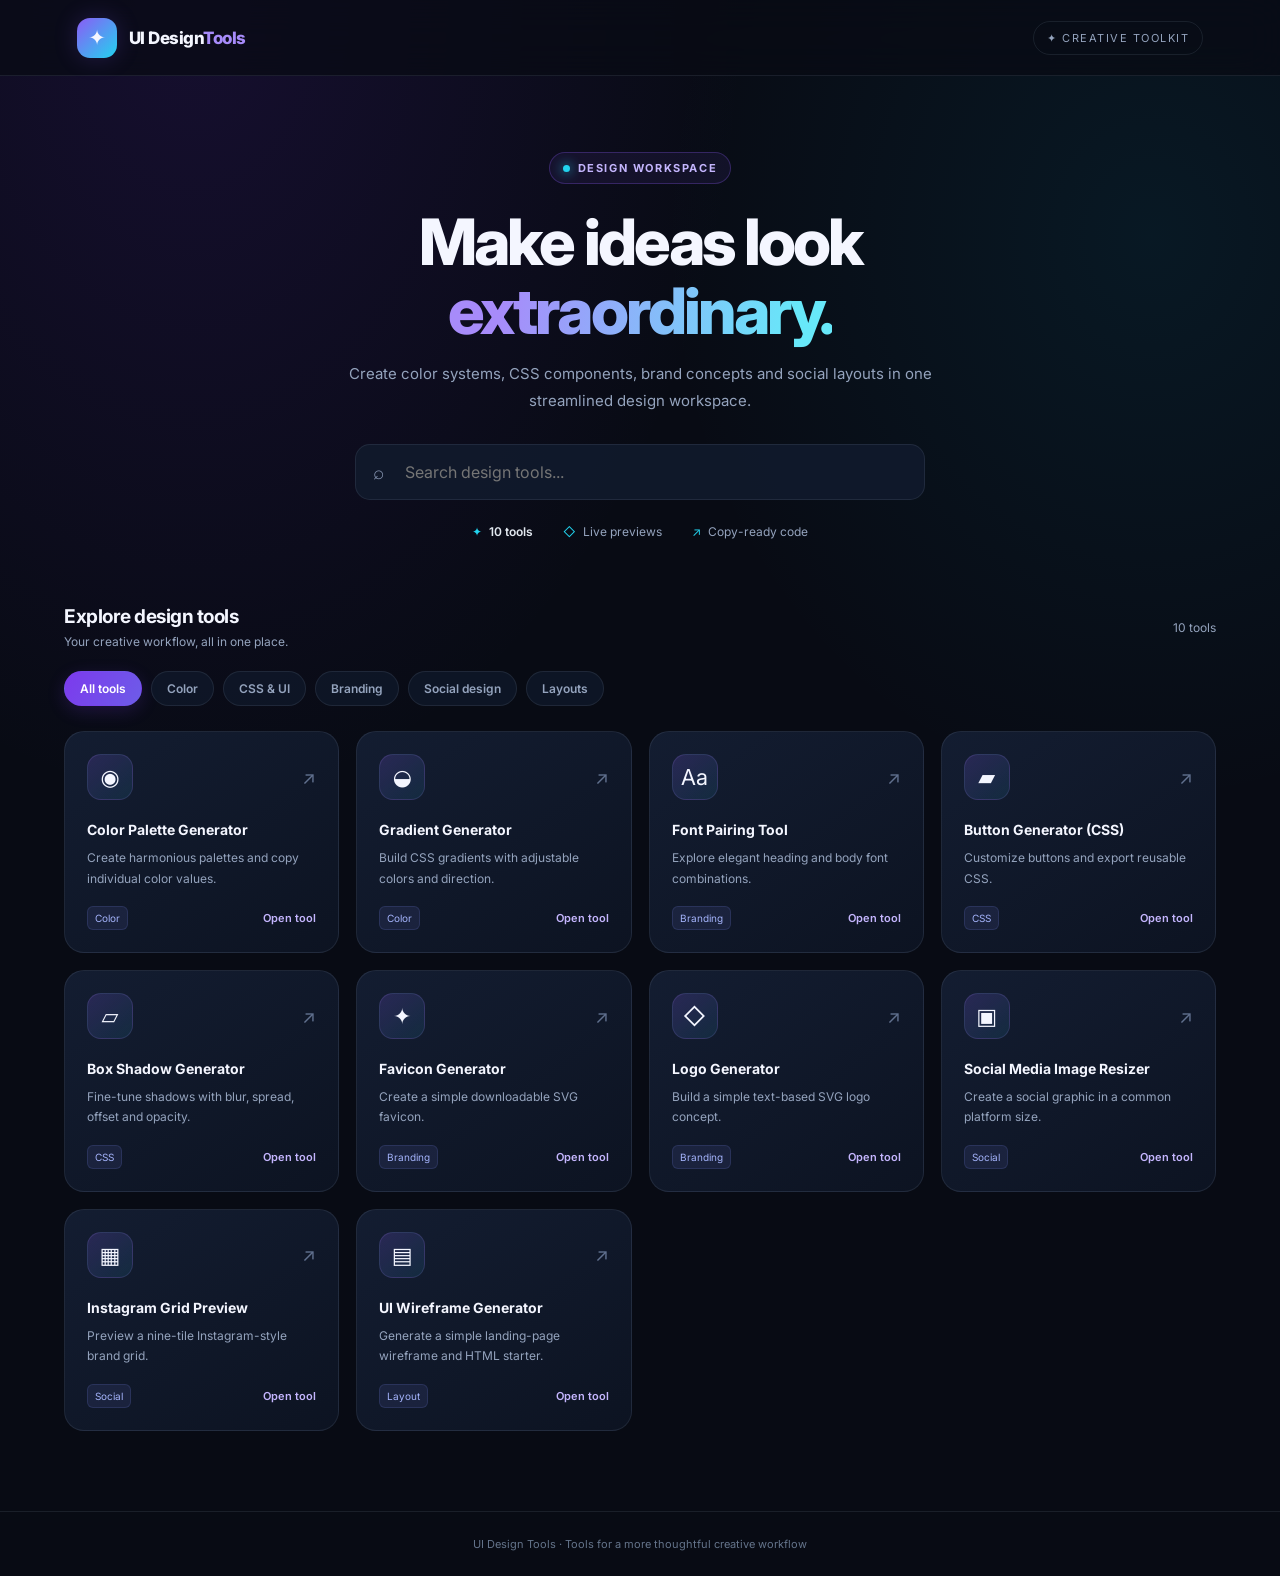
<file: ui_tools.html>
<!DOCTYPE html>
<html lang="en">
<head>
<meta charset="UTF-8">
<meta name="viewport" content="width=device-width, initial-scale=1.0">
<meta name="theme-color" content="#080b14">
<title>UI Design Tools — Design & UI Tools</title>
<link rel="preconnect" href="https://fonts.googleapis.com">
<link rel="preconnect" href="https://fonts.gstatic.com" crossorigin>
<link href="https://fonts.googleapis.com/css2?family=Inter:wght@400;500;600;700;800&family=Playfair+Display:wght@600;700&display=swap" rel="stylesheet">

<style>
:root{
  --bg:#080b14;--panel:#101626;--card:#111a2d;
  --card-hover:#17233b;--text:#f4f6ff;--muted:#94a3bd;
  --accent:#8b5cf6;--cyan:#22d3ee;
  --border:rgba(148,163,184,.13);
  --gradient:linear-gradient(135deg,#8b5cf6,#22d3ee);
  --radius:20px;
}
*{box-sizing:border-box}
body{
  margin:0;min-height:100vh;color:var(--text);
  background:
    radial-gradient(ellipse at 15% 0%,rgba(91,33,182,.17),transparent 36%),
    radial-gradient(ellipse at 90% 15%,rgba(8,145,178,.10),transparent 30%),
    var(--bg);
  font-family:Inter,system-ui,sans-serif;
}
button,input,textarea,select{font:inherit}
button{color:inherit}
button:focus-visible,input:focus-visible,textarea:focus-visible,
select:focus-visible,.tool:focus-visible{
  outline:2px solid var(--cyan);outline-offset:3px
}
.topbar{
  height:76px;padding:0 6%;display:flex;align-items:center;
  justify-content:space-between;border-bottom:1px solid var(--border);
  background:rgba(8,11,20,.75);backdrop-filter:blur(18px);
  position:sticky;top:0;z-index:10
}
.brand{display:flex;align-items:center;gap:12px;font-weight:800;letter-spacing:-.5px}
.brand-icon{
  width:40px;height:40px;border-radius:13px;display:grid;place-items:center;
  background:var(--gradient);font-size:21px;box-shadow:0 0 25px #8b5cf633
}
.brand-name{font-size:17px}
.brand-name span{color:#a78bfa}
.top-label{
  font-size:11px;letter-spacing:1.5px;text-transform:uppercase;
  color:var(--muted);border:1px solid var(--border);padding:9px 13px;border-radius:30px
}
.hero{text-align:center;padding:76px 20px 38px;max-width:850px;margin:auto}
.eyebrow{
  display:inline-flex;align-items:center;gap:8px;padding:8px 13px;
  border:1px solid #8b5cf647;border-radius:30px;color:#c4b5fd;
  background:#8b5cf614;font-size:11px;font-weight:700;letter-spacing:1.6px;text-transform:uppercase
}
.eyebrow-dot{width:7px;height:7px;border-radius:50%;background:var(--cyan);box-shadow:0 0 12px var(--cyan)}
h1{margin:23px 0 15px;font-size:clamp(36px,6vw,64px);line-height:1.08;letter-spacing:-2.8px;font-weight:800}
.gradient-text{
  background:linear-gradient(100deg,#a78bfa 15%,#67e8f9 90%);
  -webkit-background-clip:text;background-clip:text;color:transparent
}
.hero p{max-width:600px;margin:0 auto;color:var(--muted);font-size:15px;line-height:1.8}
.search-wrap{max-width:570px;margin:30px auto 0;position:relative}
.search-icon{position:absolute;left:18px;top:50%;transform:translateY(-50%);color:#8795b1;font-size:19px}
#search{
  width:100%;height:56px;padding:0 20px 0 49px;background:#111a2de8;
  border:1px solid var(--border);border-radius:15px;color:var(--text);outline:none;transition:.2s
}
#search:focus{border-color:#8b5cf6;box-shadow:0 0 0 4px #8b5cf61c}
.stats{display:flex;justify-content:center;gap:30px;margin-top:24px;flex-wrap:wrap}
.stat{display:flex;align-items:center;gap:7px;color:var(--muted);font-size:12px}
.stat strong{color:#e2e8f0;font-weight:600}
.stat-icon{color:var(--cyan)}
.workspace{max-width:1300px;margin:auto;padding:28px 5% 80px}
.section-head{display:flex;justify-content:space-between;align-items:center;gap:16px;margin-bottom:22px}
.section-title{font-size:19px;font-weight:700;letter-spacing:-.5px}
.section-subtitle{font-size:12px;color:var(--muted);margin-top:6px}
.tool-count{font-size:12px;color:var(--muted)}
.filters{display:flex;gap:9px;flex-wrap:wrap;margin-bottom:25px}
.filter{
  border:1px solid var(--border);background:#111a2db3;color:var(--muted);
  padding:9px 15px;border-radius:30px;cursor:pointer;font-size:12px;font-weight:600;transition:.2s
}
.filter:hover{color:var(--text);border-color:#8b5cf6}
.filter.active{color:#fff;background:linear-gradient(120deg,#7c3aed,#6d5ce8);border-color:transparent;box-shadow:0 5px 18px #7c3aed30}
.tools{display:grid;grid-template-columns:repeat(4,minmax(0,1fr));gap:17px}
.tool{
  min-width:0;position:relative;overflow:hidden;padding:22px;
  border:1px solid var(--border);border-radius:var(--radius);
  background:linear-gradient(145deg,rgba(20,30,51,.96),rgba(13,20,35,.96));
  cursor:pointer;transition:transform .25s,border-color .25s,box-shadow .25s
}
.tool:before{
  content:"";position:absolute;top:0;left:15%;right:15%;height:1px;
  background:linear-gradient(90deg,transparent,#a78bfa,transparent);opacity:0;transition:.25s
}
.tool:hover{transform:translateY(-5px);border-color:#8b5cf68c;box-shadow:0 18px 40px #0003,0 0 28px #8b5cf60b;background:var(--card-hover)}
.tool:hover:before{opacity:1}
.tool-top{display:flex;align-items:center;justify-content:space-between;gap:10px}
.tool-icon{
  width:46px;height:46px;border-radius:14px;display:grid;place-items:center;
  background:linear-gradient(140deg,#8b5cf631,#22d3ee17);
  border:1px solid #a78bfa26;font-size:22px
}
.tool-arrow{color:#60708e;font-size:18px;transition:.2s}
.tool:hover .tool-arrow{color:#c4b5fd;transform:translate(2px,-2px)}
.tool h3{font-size:14px;line-height:1.5;margin:19px 0 8px;font-weight:700}
.tool p{font-size:12px;line-height:1.7;color:var(--muted);margin:0;min-height:40px}
.tool-footer{margin-top:17px;display:flex;align-items:center;justify-content:space-between;gap:8px}
.tag{font-size:10px;color:#a5b4fc;background:#818cf81a;border:1px solid #818cf826;border-radius:6px;padding:5px 7px}
.tool-link{font-size:11px;color:#c4b5fd;font-weight:600}
.empty-state{display:none;text-align:center;padding:60px 20px;color:var(--muted)}
.empty-state strong{display:block;color:var(--text);font-size:17px;margin-bottom:8px}
footer{border-top:1px solid var(--border);padding:25px;text-align:center;color:#64748b;font-size:11px}

/* Modal */
.modal{
  position:fixed;inset:0;z-index:30;display:none;align-items:center;
  justify-content:center;padding:18px;background:#03060fd1;backdrop-filter:blur(12px)
}
.modal.open{display:flex}
.modal-content{
  width:min(100%,950px);max-height:92vh;overflow:auto;
  border:1px solid #94a3bd30;border-radius:24px;
  background:linear-gradient(145deg,#131c30,#0d1423);box-shadow:0 30px 100px #0008
}
.modal-header{
  position:sticky;top:0;z-index:2;display:flex;align-items:center;justify-content:space-between;
  gap:15px;padding:20px 24px;border-bottom:1px solid var(--border);
  background:#101626f5;backdrop-filter:blur(12px)
}
.modal-title-wrap{display:flex;align-items:center;gap:13px}
.modal-icon{
  width:43px;height:43px;display:grid;place-items:center;border-radius:13px;
  background:linear-gradient(135deg,#8b5cf6,#2563eb);font-size:21px
}
.modal-header h2{font-size:17px;margin:0}
.modal-header p{font-size:11px;color:var(--muted);margin:5px 0 0}
.close{border:1px solid var(--border);background:#ffffff08;color:#aab6cc;width:38px;height:38px;border-radius:12px;cursor:pointer;font-size:18px}
.close:hover{color:#fff;background:#ffffff12}
.editor-grid{display:grid;grid-template-columns:minmax(0,1fr) minmax(0,1fr);gap:22px;padding:24px}
.editor-left,.editor-right{min-width:0}
.panel-label{display:flex;align-items:center;justify-content:space-between;gap:10px;color:#d8def0;font-size:12px;font-weight:700;margin-bottom:12px}
.field{min-width:0;margin-bottom:14px}
.field label{display:block;font-size:11px;color:#b6c3d9;margin-bottom:7px}
.field input,.field select,.field textarea{
  width:100%;min-width:0;border:1px solid var(--border);border-radius:10px;
  background:#0b1220;color:var(--text);padding:11px 12px;outline:none;font-size:12px
}
.field textarea{resize:vertical;min-height:85px;line-height:1.6}
.field input:focus,.field select:focus,.field textarea:focus{border-color:#8b5cf6}
.field input[type="color"]{height:42px;padding:4px;cursor:pointer}
.field input[type="range"]{padding:0;accent-color:#8b5cf6}
.field input[type="checkbox"]{width:auto;accent-color:#8b5cf6}
.field-row{display:grid;grid-template-columns:repeat(2,minmax(0,1fr));gap:12px}
.hint{font-size:10px;color:#71809c;line-height:1.7;margin-top:7px}
.primary-btn,.secondary-btn{
  border:0;border-radius:11px;padding:12px 17px;font-size:12px;font-weight:700;cursor:pointer;transition:.2s
}
.primary-btn{background:linear-gradient(120deg,#8b5cf6,#6366f1);box-shadow:0 6px 20px #8b5cf629}
.secondary-btn{background:#ffffff0a;border:1px solid var(--border);color:#d6def0}
.primary-btn:hover,.secondary-btn:hover{transform:translateY(-1px)}
.run-row{display:flex;gap:10px;flex-wrap:wrap;margin-top:18px}
.run-row button{flex:1}
.preview-box{
  min-height:270px;display:flex;align-items:center;justify-content:center;
  flex-direction:column;gap:12px;text-align:center;padding:20px;
  border:1px solid var(--border);border-radius:16px;
  background-color:#0a1020;
  background-image:linear-gradient(45deg,#ffffff06 25%,transparent 25%),linear-gradient(-45deg,#ffffff06 25%,transparent 25%),linear-gradient(45deg,transparent 75%,#ffffff06 75%),linear-gradient(-45deg,transparent 75%,#ffffff06 75%);
  background-size:20px 20px;background-position:0 0,0 10px,10px -10px,-10px 0
}
#previewContent{width:100%;min-width:0}
#previewContent canvas{max-width:100%;height:auto;display:block;margin:auto;border-radius:6px}
.placeholder{color:#71809c;font-size:12px;line-height:1.7}
.placeholder span{display:block;font-size:30px;margin-bottom:8px}
.result-code{
  padding:15px;border:1px solid var(--border);border-radius:13px;
  background:#080d19;color:#dbe5f6;white-space:pre-wrap;overflow-wrap:anywhere;
  font:12px/1.8 ui-monospace,SFMono-Regular,Consolas,monospace;max-height:300px;overflow:auto
}
.result-actions{display:flex;gap:8px;flex-wrap:wrap;margin-top:12px}
.result-actions button{flex:1}
.status{font-size:11px;line-height:1.6;color:var(--muted);margin-top:10px;min-height:16px}
.status.error{color:#fca5a5}
.status.success{color:#86efac}
.disclaimer{font-size:10px;color:#71809c;line-height:1.7;margin-top:14px}
.swatches{display:grid;grid-template-columns:repeat(5,minmax(0,1fr));gap:9px}
.swatch{min-width:0;border:1px solid #ffffff18;border-radius:12px;overflow:hidden;background:#0a1020}
.swatch-color{height:92px;cursor:pointer}
.swatch-code{font-size:10px;text-align:center;padding:9px 2px;color:#dbe5f6;cursor:pointer}
.palette-preview{display:grid;grid-template-columns:repeat(5,minmax(0,1fr));gap:6px}
.palette-preview div{height:40px;border-radius:6px}
.font-preview{padding:20px;border:1px solid var(--border);border-radius:14px;background:#0b1220}
.font-preview h3{font-family:"Playfair Display",serif;font-size:30px;margin:0 0 12px}
.font-preview p{color:#b8c4da;font-size:13px;line-height:1.8;margin:0}
.button-preview{padding:28px;text-align:center;border-radius:13px;background:#0b1220;border:1px solid var(--border)}
.grid-preview{display:grid;grid-template-columns:repeat(3,1fr);gap:5px}
.grid-preview div{aspect-ratio:1;display:grid;place-items:center;text-align:center;font-weight:800;font-size:clamp(10px,2vw,18px);padding:5px;overflow:hidden}
@media(max-width:1050px){.tools{grid-template-columns:repeat(3,minmax(0,1fr))}}
@media(max-width:720px){
  .topbar{height:65px;padding:0 5%}.top-label{display:none}
  .hero{padding:55px 20px 30px}h1{letter-spacing:-1.7px}
  .workspace{padding:22px 5% 55px}
  .tools{grid-template-columns:repeat(2,minmax(0,1fr));gap:12px}
  .tool{padding:16px;border-radius:16px}.tool-icon{width:40px;height:40px;font-size:19px}
  .tool h3{font-size:13px;margin-top:15px}.tool p{font-size:11px}
  .editor-grid{grid-template-columns:1fr;padding:18px}
  .modal{padding:9px}.modal-content{max-height:96vh;border-radius:18px}
  .modal-header{padding:15px 17px}.stats{gap:14px}
}
@media(max-width:390px){
  .tools{grid-template-columns:1fr}.tool p{min-height:0}
  .field-row{grid-template-columns:1fr}.swatches{gap:5px}.swatch-color{height:65px}
}
</style>
</head>
<body>

<nav class="topbar">
  <div class="brand">
    <div class="brand-icon">✦</div>
    <div class="brand-name">UI Design<span>Tools</span></div>
  </div>
  <div class="top-label">✦ Creative Toolkit</div>
</nav>

<header class="hero">
  <div class="eyebrow"><span class="eyebrow-dot"></span> Design workspace</div>
  <h1>Make ideas look<br><span class="gradient-text">extraordinary.</span></h1>
  <p>Create color systems, CSS components, brand concepts and social layouts in one streamlined design workspace.</p>
  <div class="search-wrap">
    <span class="search-icon">⌕</span>
    <input type="search" id="search" placeholder="Search design tools..." autocomplete="off" aria-label="Search design tools">
  </div>
  <div class="stats">
    <div class="stat"><span class="stat-icon">✦</span><strong>10 tools</strong></div>
    <div class="stat"><span class="stat-icon">◇</span>Live previews</div>
    <div class="stat"><span class="stat-icon">↗</span>Copy-ready code</div>
  </div>
</header>

<main class="workspace">
  <div class="section-head">
    <div>
      <div class="section-title">Explore design tools</div>
      <div class="section-subtitle">Your creative workflow, all in one place.</div>
    </div>
    <div class="tool-count" id="toolCount">10 tools</div>
  </div>
  <div class="filters" id="filters">
    <button class="filter active" data-category="All">All tools</button>
    <button class="filter" data-category="Color">Color</button>
    <button class="filter" data-category="CSS">CSS & UI</button>
    <button class="filter" data-category="Branding">Branding</button>
    <button class="filter" data-category="Social">Social design</button>
    <button class="filter" data-category="Layout">Layouts</button>
  </div>
  <section class="tools" id="tools" aria-label="Design tools"></section>
  <div class="empty-state" id="emptyState">
    <strong>No matching tools found</strong>
    Try another search or choose a different category.
  </div>
</main>

<footer>UI Design Tools · Tools for a more thoughtful creative workflow</footer>

<div class="modal" id="modal" role="dialog" aria-modal="true" aria-labelledby="modalTitle">
  <div class="modal-content">
    <div class="modal-header">
      <div class="modal-title-wrap">
        <div class="modal-icon" id="modalIcon">✦</div>
        <div>
          <h2 id="modalTitle">Design tool</h2>
          <p id="modalDescription">Customize your design.</p>
        </div>
      </div>
      <button class="close" id="closeBtn" aria-label="Close tool">✕</button>
    </div>
    <div class="editor-grid">
      <section class="editor-left">
        <div class="panel-label"><span>01 / Customize</span><span class="tool-count">Your settings</span></div>
        <div id="controls"></div>
        <div class="run-row">
          <button class="primary-btn" id="runBtn">Generate preview ↗</button>
          <button class="secondary-btn" id="resetBtn">Reset</button>
        </div>
        <div class="status" id="status" role="status" aria-live="polite"></div>
      </section>
      <section class="editor-right">
        <div class="panel-label"><span>02 / Live result</span><span class="tool-count">Preview</span></div>
        <div class="preview-box">
          <div id="previewContent">
            <div class="placeholder"><span>✧</span>Your design preview will appear here.</div>
          </div>
        </div>
        <div class="result-actions">
          <button class="secondary-btn" id="copyBtn">Copy CSS / SVG</button>
          <button class="secondary-btn" id="downloadBtn">Download</button>
        </div>
        <div class="disclaimer" id="disclaimer">Preview results are generated in your browser. Copy or download your result when ready.</div>
      </section>
    </div>
  </div>
</div>

<script>
const toolList = [
  {name:"Color Palette Generator",icon:"◉",category:"Color",desc:"Create harmonious palettes and copy individual color values."},
  {name:"Gradient Generator",icon:"◒",category:"Color",desc:"Build CSS gradients with adjustable colors and direction."},
  {name:"Font Pairing Tool",icon:"Aa",category:"Branding",desc:"Explore elegant heading and body font combinations."},
  {name:"Button Generator (CSS)",icon:"▰",category:"CSS",desc:"Customize buttons and export reusable CSS."},
  {name:"Box Shadow Generator",icon:"▱",category:"CSS",desc:"Fine-tune shadows with blur, spread, offset and opacity."},
  {name:"Favicon Generator",icon:"✦",category:"Branding",desc:"Create a simple downloadable SVG favicon."},
  {name:"Logo Generator",icon:"◇",category:"Branding",desc:"Build a simple text-based SVG logo concept."},
  {name:"Social Media Image Resizer",icon:"▣",category:"Social",desc:"Create a social graphic in a common platform size."},
  {name:"Instagram Grid Preview",icon:"▦",category:"Social",desc:"Preview a nine-tile Instagram-style brand grid."},
  {name:"UI Wireframe Generator",icon:"▤",category:"Layout",desc:"Generate a simple landing-page wireframe and HTML starter."}
];

const $ = id => document.getElementById(id);
const toolsEl = $("tools");
const modal = $("modal");
const controls = $("controls");
const preview = $("previewContent");
let currentTool = null;
let activeCategory = "All";
let resultCode = "";
let downloadData = "";
let downloadType = "text/plain";
let lastFocused = null;

const defaults = {
  "Color Palette Generator":{base:"#8B5CF6",mode:"complementary"},
  "Gradient Generator":{color1:"#8B5CF6",color2:"#22D3EE",angle:"135"},
  "Font Pairing Tool":{heading:"Playfair Display",body:"Inter"},
  "Button Generator (CSS)":{color:"#8B5CF6",textColor:"#FFFFFF",radius:"12",padding:"12",size:"14"},
  "Box Shadow Generator":{x:"0",y:"12",blur:"28",spread:"0",opacity:"25",color:"#000000"},
  "Favicon Generator":{letter:"D",color:"#8B5CF6",textColor:"#FFFFFF",shape:"rounded"},
  "Logo Generator":{name:"Your Brand",tagline:"CREATIVE STUDIO",color:"#8B5CF6",textColor:"#FFFFFF",shape:"circle"},
  "Social Media Image Resizer":{platform:"instagram",title:"YOUR NEXT BIG IDEA",subtitle:"Create something remarkable",background:"#17152F",accent:"#A78BFA"},
  "Instagram Grid Preview":{brand:"YOUR BRAND",tagline:"CREATE • INSPIRE • REPEAT",color:"#8B5CF6",background:"#111827"},
  "UI Wireframe Generator":{layout:"saas",brand:"Your Product",sections:"3",accent:"#8B5CF6"}
};

function renderTools(){
  toolsEl.innerHTML = "";
  const q = $("search").value.trim().toLowerCase();
  const filtered = toolList.filter(t =>
    (activeCategory === "All" || t.category === activeCategory) &&
    (t.name+" "+t.desc+" "+t.category).toLowerCase().includes(q)
  );
  filtered.forEach(t=>{
    const card=document.createElement("article");
    card.className="tool";card.tabIndex=0;card.setAttribute("role","button");
    card.setAttribute("aria-label","Open "+t.name);
    const top=document.createElement("div");top.className="tool-top";
    const icon=document.createElement("div");icon.className="tool-icon";icon.textContent=t.icon;
    const arrow=document.createElement("span");arrow.className="tool-arrow";arrow.textContent="↗";
    top.append(icon,arrow);
    const title=document.createElement("h3");title.textContent=t.name;
    const desc=document.createElement("p");desc.textContent=t.desc;
    const footer=document.createElement("div");footer.className="tool-footer";
    const tag=document.createElement("span");tag.className="tag";tag.textContent=t.category;
    const link=document.createElement("span");link.className="tool-link";link.textContent="Open tool";
    footer.append(tag,link);card.append(top,title,desc,footer);
    card.addEventListener("click",()=>openModal(t.name));
    card.addEventListener("keydown",e=>{
      if(e.key==="Enter"||e.key===" "){e.preventDefault();openModal(t.name)}
    });
    toolsEl.appendChild(card);
  });
  $("toolCount").textContent=filtered.length+" "+(filtered.length===1?"tool":"tools");
  $("emptyState").style.display=filtered.length?"none":"block";
}
$("search").addEventListener("input",renderTools);
$("filters").addEventListener("click",e=>{
  const b=e.target.closest("[data-category]");if(!b)return;
  activeCategory=b.dataset.category;
  document.querySelectorAll(".filter").forEach(x=>x.classList.toggle("active",x===b));
  renderTools();
});

function addField(label,name,type,value,options={}){
  const wrap=document.createElement("div");
  wrap.className="field"+(options.full?" full":"");
  const lab=document.createElement("label");
  lab.textContent=label;lab.htmlFor="field_"+name;
  let el;
  if(type==="select"){
    el=document.createElement("select");
    options.choices.forEach(item=>{
      const opt=document.createElement("option");
      opt.value=item.value;opt.textContent=item.label;el.appendChild(opt);
    });
  }else if(type==="textarea"){
    el=document.createElement("textarea");el.rows=options.rows||3;
  }else{
    el=document.createElement("input");el.type=type;
  }
  el.id="field_"+name;el.dataset.name=name;
  if(value!==undefined)el.value=value;
  if(options.min!==undefined)el.min=options.min;
  if(options.max!==undefined)el.max=options.max;
  if(options.step!==undefined)el.step=options.step;
  if(options.placeholder)el.placeholder=options.placeholder;
  wrap.append(lab,el);
  if(options.hint){
    const hint=document.createElement("div");hint.className="hint";hint.textContent=options.hint;wrap.appendChild(hint);
  }
  controls.appendChild(wrap);
  return el;
}
function addRow(fields){
  const row=document.createElement("div");row.className="field-row";
  controls.appendChild(row);
  const old=controls;
  fields.forEach(f=>{
    const wrap=document.createElement("div");wrap.className="field";
    const lab=document.createElement("label");lab.textContent=f.label;lab.htmlFor="field_"+f.name;
    let el;
    if(f.type==="select"){
      el=document.createElement("select");
      f.choices.forEach(item=>{const o=document.createElement("option");o.value=item.value;o.textContent=item.label;el.appendChild(o)});
    }else{el=document.createElement("input");el.type=f.type}
    el.id="field_"+f.name;el.dataset.name=f.name;el.value=f.value;
    if(f.min!==undefined)el.min=f.min;if(f.max!==undefined)el.max=f.max;if(f.step!==undefined)el.step=f.step;
    wrap.append(lab,el);row.appendChild(wrap);
  });
}
function value(name){
  const el=controls.querySelector('[data-name="'+name+'"]');
  return el?el.value:"";
}
function colorField(label,name,val){return addField(label,name,"color",val)}
function setupControls(name){
  controls.innerHTML="";
  const d=defaults[name];
  switch(name){
    case "Color Palette Generator":
      colorField("Base color","base",d.base);
      addField("Palette harmony","mode","select",d.mode,{choices:[
        {value:"complementary",label:"Complementary"},
        {value:"analogous",label:"Analogous"},
        {value:"triadic",label:"Triadic"},
        {value:"monochromatic",label:"Monochromatic"},
        {value:"random",label:"Random palette"}
      ]});
      break;
    case "Gradient Generator":
      addRow([{label:"First color",name:"color1",type:"color",value:d.color1},{label:"Second color",name:"color2",type:"color",value:d.color2}]);
      addField("Gradient angle","angle","range",d.angle,{min:0,max:360,step:5,hint:"0° points upward; 90° runs left to right."});
      break;
    case "Font Pairing Tool":
      addField("Heading font","heading","select",d.heading,{choices:[
        {value:"Playfair Display",label:"Playfair Display"},
        {value:"Inter",label:"Inter"},{value:"Georgia",label:"Georgia"},
        {value:"Arial",label:"Arial"},{value:"Trebuchet MS",label:"Trebuchet MS"},
        {value:"Courier New",label:"Courier New"}
      ]});
      addField("Body font","body","select",d.body,{choices:[
        {value:"Inter",label:"Inter"},{value:"Arial",label:"Arial"},
        {value:"Georgia",label:"Georgia"},{value:"Trebuchet MS",label:"Trebuchet MS"},
        {value:"Verdana",label:"Verdana"},{value:"Courier New",label:"Courier New"}
      ]});
      break;
    case "Button Generator (CSS)":
      addRow([{label:"Button color",name:"color",type:"color",value:d.color},{label:"Text color",name:"textColor",type:"color",value:d.textColor}]);
      addRow([{label:"Corner radius (px)",name:"radius",type:"number",value:d.radius,min:0,max:60},{label:"Padding (px)",name:"padding",type:"number",value:d.padding,min:4,max:50}]);
      addField("Font size (px)","size","number",d.size,{min:8,max:32});
      break;
    case "Box Shadow Generator":
      addRow([{label:"Horizontal offset",name:"x",type:"number",value:d.x,min:-100,max:100},{label:"Vertical offset",name:"y",type:"number",value:d.y,min:-100,max:100}]);
      addRow([{label:"Blur (px)",name:"blur",type:"number",value:d.blur,min:0,max:150},{label:"Spread (px)",name:"spread",type:"number",value:d.spread,min:-100,max:100}]);
      addField("Opacity (%)","opacity","range",d.opacity,{min:0,max:100});
      colorField("Shadow color","color",d.color);
      break;
    case "Favicon Generator":
      addField("Letter or symbol","letter","text",d.letter,{hint:"Use one or two characters for a clean icon."});
      addRow([{label:"Background",name:"color",type:"color",value:d.color},{label:"Foreground",name:"textColor",type:"color",value:d.textColor}]);
      addField("Shape","shape","select",d.shape,{choices:[{value:"rounded",label:"Rounded square"},{value:"square",label:"Square"},{value:"circle",label:"Circle"}]});
      break;
    case "Logo Generator":
      addField("Brand name","name","text",d.name);
      addField("Tagline","tagline","text",d.tagline);
      addRow([{label:"Logo color",name:"color",type:"color",value:d.color},{label:"Text color",name:"textColor",type:"color",value:d.textColor}]);
      addField("Icon shape","shape","select",d.shape,{choices:[{value:"circle",label:"Circle"},{value:"square",label:"Rounded square"},{value:"diamond",label:"Diamond"},{value:"none",label:"Wordmark only"}]});
      break;
    case "Social Media Image Resizer":
      addField("Platform / format","platform","select",d.platform,{choices:[
        {value:"instagram",label:"Instagram post — 1080 × 1080"},
        {value:"portrait",label:"Instagram portrait — 1080 × 1350"},
        {value:"story",label:"Story / Reel — 1080 × 1920"},
        {value:"facebook",label:"Facebook cover — 1640 × 624"},
        {value:"youtube",label:"YouTube thumbnail — 1280 × 720"},
        {value:"linkedin",label:"LinkedIn post — 1200 × 627"},
        {value:"x",label:"X post — 1600 × 900"}
      ]});
      addField("Headline","title","text",d.title);
      addField("Subtitle","subtitle","text",d.subtitle);
      addRow([{label:"Background",name:"background",type:"color",value:d.background},{label:"Accent",name:"accent",type:"color",value:d.accent}]);
      break;
    case "Instagram Grid Preview":
      addField("Brand name","brand","text",d.brand);
      addField("Tagline","tagline","text",d.tagline);
      addRow([{label:"Brand color",name:"color",type:"color",value:d.color},{label:"Background",name:"background",type:"color",value:d.background}]);
      break;
    case "UI Wireframe Generator":
      addField("Project / brand name","brand","text",d.brand);
      addField("Page layout","layout","select",d.layout,{choices:[
        {value:"saas",label:"SaaS landing page"},{value:"portfolio",label:"Portfolio"},
        {value:"agency",label:"Agency website"},{value:"store",label:"Online store"}
      ]});
      addField("Number of feature cards","sections","number",d.sections,{min:2,max:6});
      colorField("Accent color","accent",d.accent);
      break;
  }
}
function openModal(name){
  currentTool=toolList.find(t=>t.name===name);if(!currentTool)return;
  lastFocused=document.activeElement;
  $("modalTitle").textContent=name;
  $("modalDescription").textContent=currentTool.desc;
  $("modalIcon").textContent=currentTool.icon;
  setupControls(name);
  preview.innerHTML='<div class="placeholder"><span>✧</span>Your design preview will appear here.</div>';
  resultCode="";downloadData="";downloadType="text/plain";
  setStatus("");
  modal.classList.add("open");document.body.style.overflow="hidden";
  $("closeBtn").focus();
}
function closeModal(){
  modal.classList.remove("open");document.body.style.overflow="";
  if(lastFocused&&lastFocused.focus)lastFocused.focus();
}
$("closeBtn").addEventListener("click",closeModal);
modal.addEventListener("click",e=>{if(e.target===modal)closeModal()});
document.addEventListener("keydown",e=>{if(e.key==="Escape"&&modal.classList.contains("open"))closeModal()});
function setStatus(msg,type=""){
  $("status").textContent=msg;$("status").className="status"+(type?" "+type:"");
}
function setPreview(html,code,download,type="text/plain"){
  preview.innerHTML=html;resultCode=code;downloadData=download;downloadType=type;
}
function esc(s){
  return String(s).replace(/[&<>"']/g,c=>({"&":"&amp;","<":"&lt;",">":"&gt;",'"':"&quot;","'":"&#39;"}[c]));
}
function clamp(n,min,max){return Math.min(max,Math.max(min,Number(n)||0))}
function hexToHsl(hex){
  let r=parseInt(hex.slice(1,3),16)/255,g=parseInt(hex.slice(3,5),16)/255,b=parseInt(hex.slice(5,7),16)/255;
  const max=Math.max(r,g,b),min=Math.min(r,g,b);let h,s,l=(max+min)/2;
  if(max===min)h=s=0;
  else{
    const d=max-min;s=l>.5?d/(2-max-min):d/(max+min);
    switch(max){case r:h=(g-b)/d+(g<b?6:0);break;case g:h=(b-r)/d+2;break;default:h=(r-g)/d+4}
    h*=60;
  }
  return [h,s*100,l*100];
}
function hslToHex(h,s,l){
  h=((h%360)+360)%360;s/=100;l/=100;
  const a=s*Math.min(l,1-l);
  const f=n=>{
    const k=(n+h/30)%12;
    const c=l-a*Math.max(-1,Math.min(k-3,9-k,1));
    return Math.round(255*c).toString(16).padStart(2,"0");
  };
  return "#"+f(0)+f(8)+f(4);
}
function makePalette(base,mode){
  if(mode==="random")return Array.from({length:5},()=>"#"+Math.floor(Math.random()*16777215).toString(16).padStart(6,"0").toUpperCase());
  const [h,s,l]=hexToHsl(base);
  let hues;
  if(mode==="complementary")hues=[h-30,h,h+25,h+180,h+210];
  else if(mode==="analogous")hues=[h-40,h-20,h,h+20,h+40];
  else if(mode==="triadic")hues=[h,h+120,h+240,h+120,h+240];
  else hues=[h,h,h,h,h];
  return hues.map((hue,i)=>hslToHex(hue,mode==="monochromatic"?s:clamp(s+(i-2)*8,25,90),mode==="monochromatic"?[25,38,50,65,80][i]:clamp(l+(i-2)*14,18,85)).toUpperCase());
}
function downloadFile(data,name,type){
  const blob=data instanceof Blob?data:new Blob([data],{type});
  const url=URL.createObjectURL(blob);
  const a=document.createElement("a");a.href=url;a.download=name;
  document.body.appendChild(a);a.click();a.remove();setTimeout(()=>URL.revokeObjectURL(url),1200);
}
function runTool(){
  try{
    switch(currentTool.name){
      case "Color Palette Generator":{
        const colors=makePalette(value("base"),value("mode"));
        const swatches=colors.map(c=>'<div class="swatch"><div class="swatch-color" data-color="'+c+'" style="background:'+c+'" title="Click to copy '+c+'"></div><div class="swatch-code" data-color="'+c+'">'+c+'</div></div>').join("");
        setPreview('<div class="swatches">'+swatches+'</div><p class="hint">Click a color or its hex value to copy it.</p>',colors.join("\n"),colors.join("\n"));
        preview.querySelectorAll("[data-color]").forEach(el=>el.addEventListener("click",()=>copyText(el.dataset.color)));
        setStatus("Palette generated.","success");break;
      }
      case "Gradient Generator":{
        const c1=value("color1"),c2=value("color2"),angle=clamp(value("angle"),0,360);
        const css="background: linear-gradient("+angle+"deg, "+c1+", "+c2+");";
        setPreview('<div style="height:180px;border-radius:14px;background:linear-gradient('+angle+'deg,'+c1+','+c2+')"></div><pre class="result-code">'+esc(css)+'</pre>',css,css);
        setStatus("Gradient ready to copy.","success");break;
      }
      case "Font Pairing Tool":{
        const h=value("heading"),b=value("body");
        const code='/* Heading */\nfont-family: "'+h+'", serif;\n\n/* Body */\nfont-family: "'+b+'", sans-serif;';
        setPreview('<div class="font-preview"><h3 style="font-family:'+JSON.stringify(h)+',serif">Design that feels different.</h3><p style="font-family:'+JSON.stringify(b)+',sans-serif">Thoughtful typography gives every interface a distinct voice. Pair a memorable heading font with a readable body font for a balanced visual system.</p></div><pre class="result-code">'+esc(code)+'</pre>',code,code);
        setStatus("Font pairing preview generated. Some fonts may need to be loaded separately.","success");break;
      }
      case "Button Generator (CSS)":{
        const c=value("color"),tc=value("textColor"),r=clamp(value("radius"),0,60),p=clamp(value("padding"),4,50),s=clamp(value("size"),8,32);
        const css='button {\n  background: '+c+';\n  color: '+tc+';\n  padding: '+p+'px '+(p*1.7)+'px;\n  border: none;\n  border-radius: '+r+'px;\n  font-size: '+s+'px;\n  font-weight: 600;\n  cursor: pointer;\n  transition: transform .2s, opacity .2s;\n}\nbutton:hover { opacity: .9; transform: translateY(-1px); }';
        setPreview('<div class="button-preview"><button style="background:'+c+';color:'+tc+';padding:'+p+'px '+(p*1.7)+'px;border:0;border-radius:'+r+'px;font-size:'+s+'px;font-weight:600">Click me</button></div><pre class="result-code">'+esc(css)+'</pre>',css,css);
        setStatus("Button CSS generated.","success");break;
      }
      case "Box Shadow Generator":{
        const x=clamp(value("x"),-100,100),y=clamp(value("y"),-100,100),blur=clamp(value("blur"),0,150),spread=clamp(value("spread"),-100,100),opacity=clamp(value("opacity"),0,100)/100,col=value("color");
        const rgb=[1,3,5].map(i=>parseInt(col.slice(i,i+2),16));
        const css="box-shadow: "+x+"px "+y+"px "+blur+"px "+spread+"px rgba("+rgb.join(", ")+", "+opacity.toFixed(2)+");";
        setPreview('<div style="margin:35px auto;width:150px;height:110px;border-radius:18px;background:#18233a;box-shadow:'+x+'px '+y+'px '+blur+'px '+spread+'px rgba('+rgb.join(",")+','+opacity+')"></div><pre class="result-code">'+esc(css)+'</pre>',css,css);
        setStatus("Shadow preview updated.","success");break;
      }
      case "Favicon Generator":{
        const letter=(value("letter")||"D").slice(0,2),bg=value("color"),fg=value("textColor"),shape=value("shape");
        const radius=shape==="circle"?"50%":shape==="square"?"0":"22%";
        const svg='<svg xmlns="http://www.w3.org/2000/svg" viewBox="0 0 128 128"><rect width="128" height="128" rx="'+(shape==="circle"?64:shape==="square"?0:28)+'" fill="'+bg+'"/><text x="64" y="68" dominant-baseline="middle" text-anchor="middle" font-family="Arial,sans-serif" font-size="'+(letter.length>1?54:76)+'" font-weight="700" fill="'+fg+'">'+esc(letter)+'</text></svg>';
        setPreview('<div style="width:110px;height:110px;border-radius:'+radius+';background:'+bg+';color:'+fg+';display:grid;place-items:center;font-size:'+(letter.length>1?43:58)+'px;font-weight:800;margin:auto">'+esc(letter)+'</div><p class="hint">SVG favicon concept · Scalable vector format</p>',svg,svg,"image/svg+xml");
        setStatus("Favicon SVG generated.","success");break;
      }
      case "Logo Generator":{
        const name=value("name")||"Your Brand",tag=value("tagline"),bg=value("color"),fg=value("textColor"),shape=value("shape");
        const shapeSvg=shape==="none"?"":shape==="circle"?'<circle cx="70" cy="64" r="43" fill="'+bg+'"/>':shape==="diamond"?'<path d="M70 17 L117 64 L70 111 L23 64 Z" fill="'+bg+'"/>':'<rect x="27" y="21" width="86" height="86" rx="20" fill="'+bg+'"/>';
        const symbol=shape==="none"?"":'<text x="70" y="78" text-anchor="middle" font-family="Arial,sans-serif" font-size="43" font-weight="700" fill="'+fg+'">'+esc(name.trim().slice(0,1).toUpperCase())+'</text>';
        const svg='<svg xmlns="http://www.w3.org/2000/svg" width="700" height="190" viewBox="0 0 700 190">'+shapeSvg+symbol+'<text x="'+(shape==="none"?25:145)+'" y="88" font-family="Arial,sans-serif" font-size="39" font-weight="700" fill="'+fg+'">'+esc(name)+'</text><text x="'+(shape==="none"?27:147)+'" y="123" font-family="Arial,sans-serif" font-size="15" letter-spacing="3" fill="'+bg+'">'+esc(tag.toUpperCase())+'</text></svg>';
        setPreview('<div style="padding:20px;background:#0b1220;border-radius:14px"><img alt="Logo preview" style="display:block;width:100%;height:auto" src="data:image/svg+xml;charset=utf-8,'+encodeURIComponent(svg)+'"></div><p class="hint">This is a simple editable SVG concept, not a professionally designed brand identity.</p>',svg,svg,"image/svg+xml");
        setStatus("Logo SVG generated.","success");break;
      }
      case "Social Media Image Resizer":{
        const sizes={instagram:[1080,1080],portrait:[1080,1350],story:[1080,1920],facebook:[1640,624],youtube:[1280,720],linkedin:[1200,627],x:[1600,900]};
        const [w,h]=sizes[value("platform")]||sizes.instagram;
        const title=value("title")||"YOUR NEXT BIG IDEA",sub=value("subtitle"),bg=value("background"),accent=value("accent");
        const scale=Math.min(1,720/w);
        const cw=Math.round(w*scale),ch=Math.round(h*scale);
        const c=document.createElement("canvas");c.width=cw;c.height=ch;
        const g=c.getContext("2d");
        g.fillStyle=bg;g.fillRect(0,0,cw,ch);
        g.fillStyle=accent;g.fillRect(0,0,Math.max(7,cw*.018),ch);
        g.globalAlpha=.14;g.fillStyle=accent;g.beginPath();g.arc(cw*.85,ch*.2,Math.min(cw,ch)*.35,0,Math.PI*2);g.fill();g.globalAlpha=1;
        g.fillStyle=accent;g.fillRect(cw*.09,ch*.23,cw*.16,Math.max(3,ch*.009));
        g.fillStyle="#ffffff";g.font="800 "+Math.max(18,Math.min(cw*.085,ch*.09))+"px Arial";g.textBaseline="top";
        const words=title.toUpperCase().split(/\s+/);let lines=[],line="";
        words.forEach(word=>{const test=line?line+" "+word:word;if(g.measureText(test).width>cw*.78&&line){lines.push(line);line=word}else line=test});
        if(line)lines.push(line);
        let yy=ch*.35;lines.slice(0,4).forEach(text=>{g.fillText(text,cw*.09,yy,cw*.8);yy+=Math.max(24,ch*.1)});
        g.fillStyle="#d5d9e7";g.font="500 "+Math.max(12,cw*.025)+"px Arial";
        const words2=sub.split(/\s+/);let subLine="",subLines=[];
        words2.forEach(word=>{const test=subLine?subLine+" "+word:word;if(g.measureText(test).width>cw*.78&&subLine){subLines.push(subLine);subLine=word}else subLine=test});
        if(subLine)subLines.push(subLine);
        subLines.slice(0,3).forEach(t=>{g.fillText(t,cw*.09,yy,cw*.8);yy+=Math.max(17,ch*.045)});
        g.fillStyle=accent;g.font="700 "+Math.max(10,cw*.02)+"px Arial";g.fillText("YOUR BRAND",cw*.09,ch*.88);
        const data=c.toDataURL("image/png");
        setPreview('<img alt="Social media graphic preview" style="width:100%;height:auto;border-radius:10px" src="'+data+'"><p class="hint">Preview shown at '+cw+' × '+ch+' pixels. Download is a PNG image; selected platform dimensions are '+w+' × '+h+'.</p>',"Social media graphic: "+w+" × "+h+" pixels",data,"image/png");
        setStatus("Social graphic generated. Download the PNG preview.","success");break;
      }
      case "Instagram Grid Preview":{
        const brand=value("brand")||"YOUR BRAND",tag=value("tagline"),color=value("color"),bg=value("background");
        const tiles=[
          [brand,"Brand identity"],["CREATE","Tips & ideas"],["01 / STORY","Behind the scenes"],
          ["OUR WHY","Mission"],[brand,"Signature tile"],["NEW DROP","Product news"],
          ["INSPIRE","Quotes"],["THE DETAILS","Process"],[tag||"FOLLOW ALONG","Community"]
        ];
        const html='<div class="grid-preview">'+tiles.map((t,i)=>'<div style="background:'+(i%3===1?color:bg)+';color:'+(i%3===1?"#fff":"#e9eaff")+';border:1px solid '+color+'66">'+esc(t[0])+'<small style="display:block;font-size:9px;font-weight:400;margin-top:5px">'+esc(t[1])+'</small></div>').join("")+'</div><p class="hint">Concept preview only. This does not publish to Instagram or use your real posts.</p>';
        setPreview(html,tiles.map(t=>t.join(" — ")).join("\n"),"Instagram-grid-plan.txt");
        setStatus("Nine-tile grid concept generated.","success");break;
      }
      case "UI Wireframe Generator":{
        const brand=value("brand")||"Your Product",layout=value("layout"),n=clamp(value("sections"),2,6),accent=value("accent");
        const layoutNames={saas:"SaaS landing page",portfolio:"Creative portfolio",agency:"Agency website",store:"Online store"};
        const featureNames={saas:["Fast setup","Smart workflow","Built to scale"],portfolio:["Selected work","About the artist","Creative process"],agency:["Our services","Recent projects","Client stories"],store:["Featured collection","Best sellers","Customer favorites"]}[layout];
        const cards=Array.from({length:n},(_,i)=>'<div style="border:1px solid #334155;border-radius:9px;padding:12px;background:#101a2d"><div style="height:35px;width:35px;border-radius:8px;background:'+accent+'33;margin-bottom:10px"></div><strong style="font-size:11px">'+esc(featureNames[i%featureNames.length])+'</strong><div style="height:5px;width:85%;background:#334155;border-radius:4px;margin-top:10px"></div><div style="height:5px;width:60%;background:#26364e;border-radius:4px;margin-top:6px"></div></div>').join("");
        const html='<div style="background:#0b1220;border:1px solid #334155;border-radius:12px;padding:16px"><div style="display:flex;justify-content:space-between;align-items:center;border-bottom:1px solid #26364e;padding-bottom:14px;gap:10px"><strong style="font-size:12px">'+esc(brand)+'</strong><span style="font-size:9px;color:#94a3b8">ABOUT &nbsp; FEATURES &nbsp; CONTACT</span></div><div style="padding:24px 3px;text-align:left"><div style="font-size:9px;letter-spacing:2px;color:'+accent+'">'+layoutNames[layout].toUpperCase()+'</div><h3 style="font-size:clamp(20px,3vw,30px);margin:12px 0">A better way to bring your ideas to life.</h3><p style="font-size:11px;color:#94a3b8;line-height:1.7">A clean, focused starting point for your next project.</p><span style="display:inline-block;background:'+accent+';padding:9px 13px;border-radius:7px;font-size:10px;font-weight:700">Get started →</span></div><div style="display:grid;grid-template-columns:repeat(2,minmax(0,1fr));gap:9px">'+cards+'</div></div>';
        const htmlCode='<!-- '+layoutNames[layout]+' wireframe starter -->\n<section class="hero">\n  <nav>'+esc(brand)+' | About | Features | Contact</nav>\n  <h1>A better way to bring your ideas to life.</h1>\n  <p>A clean, focused starting point for your next project.</p>\n  <a href="#features" class="button">Get started</a>\n</section>\n<section id="features" class="features">\n'+Array.from({length:n},(_,i)=>'  <article class="feature"><h2>'+featureNames[i%featureNames.length]+'</h2><p>Describe this feature or benefit.</p></article>').join("\n")+'\n</section>\n<style>\n:root { --accent: '+accent+'; }\n.features { display:grid; grid-template-columns:repeat(auto-fit,minmax(220px,1fr)); gap:1rem; }\n.button { background:var(--accent); color:white; padding:.75rem 1rem; border-radius:.5rem; }\n</style>';
        setPreview(html,htmlCode,htmlCode);
        setStatus("Wireframe preview and HTML/CSS starter generated.","success");break;
      }
    }
  }catch(err){setStatus(err.message||"Could not generate this design.","error")}
}
$("runBtn").addEventListener("click",runTool);
$("resetBtn").addEventListener("click",()=>{
  if(!currentTool)return;
  setupControls(currentTool.name);preview.innerHTML='<div class="placeholder"><span>✧</span>Your design preview will appear here.</div>';
  resultCode="";downloadData="";setStatus("Settings reset.");
});
async function copyText(text){
  try{await navigator.clipboard.writeText(text);setStatus("Copied to clipboard.","success")}
  catch{
    const ta=document.createElement("textarea");ta.value=text;document.body.appendChild(ta);ta.select();
    const ok=document.execCommand("copy");ta.remove();setStatus(ok?"Copied to clipboard.":"Copy was blocked by your browser.",ok?"success":"error");
  }
}
$("copyBtn").addEventListener("click",()=>{
  if(!resultCode){setStatus("Generate a result first.","error");return}
  copyText(resultCode);
});
$("downloadBtn").addEventListener("click",()=>{
  if(!downloadData){setStatus("Generate a result first.","error");return}
  if(currentTool.name==="Social Media Image Resizer"){
    const a=document.createElement("a");a.href=downloadData;a.download="social-graphic.png";a.click();
  }else{
    const filename=currentTool.name.toLowerCase().replace(/[^a-z0-9]+/g,"-").replace(/^-|-$/g,"");
    const ext=downloadType==="image/svg+xml"?"svg":downloadType==="image/png"?"png":"txt";
    downloadFile(downloadData,filename+"."+ext,downloadType);
  }
  setStatus("Download started.","success");
});

renderTools();
</script>
</body>
</html>
</file>
<file: css/styles.css>
:root {
  --bg: #131b33;
  --panel: #101626;
  --card: #111a2c;
  --text: #f5f7ff;
  --muted: #98a6c3;
  --accent: #8b5cf6;
  --accent2: #22d3ee;
  --border: rgba(148,163,184,.14);
  --radius: 20px;
}

* { box-sizing: border-box; }

html { scroll-behavior: smooth; }

body {
  margin: 0;
  min-height: 100vh;
  color: var(--text);
  font-family: Inter, sans-serif;
  background:
    radial-gradient(ellipse at 10% 0%, rgba(124,58,237,.15), transparent 36%),
    radial-gradient(ellipse at 95% 18%, rgba(34,211,238,.08), transparent 32%),
    var(--bg);
}

a { color: inherit; text-decoration: none; }
button, input { font: inherit; }

a:focus-visible,
button:focus-visible,
input:focus-visible {
  outline: 2px solid var(--accent2);
  outline-offset: 4px;
}

/* Navigation */

.topbar {
  position: sticky;
  top: 0;
  z-index: 20;
  display: flex;
  align-items: center;
  justify-content: space-between;
  gap: 24px;
  padding: 15px 6%;
  min-height: 76px;
  border-bottom: 1px solid var(--border);
  background: rgba(8,11,20,.86);
  backdrop-filter: blur(18px);
}

.brand {
  display: inline-flex;
  align-items: center;
  gap: 12px;
  flex-shrink: 0;
  font-size: 16px;
  font-weight: 800;
  letter-spacing: -.5px;
}

.brand-mark {
  display: grid;
  place-items: center;
  width: 40px;
  height: 40px;
  border-radius: 13px;
  color: white;
  font-size: 18px;
  background: linear-gradient(135deg, #8b5cf6, #6475f5 60%, #22d3ee);
  box-shadow: 0 5px 24px rgba(139,92,246,.3);
}

.brand-muted { color: #b6c3dc; }

.nav-links {
  display: flex;
  align-items: center;
  gap: 25px;
}

.nav-links a {
  color: #9eabc5;
  font-size: 12px;
  font-weight: 600;
  transition: color .2s;
}

.nav-links a:hover { color: white; }

.nav-links .nav-cta {
  padding: 11px 16px;
  border-radius: 10px;
  color: white;
  background: linear-gradient(110deg, #8b5cf6, #6475f5);
}

/* Hero */

.hero {
  position: relative;
  overflow: hidden;
  padding: 88px 20px 48px;
  text-align: center;
}

.hero::before {
  content: "";
  position: absolute;
  top: 20px;
  left: 50%;
  width: 500px;
  height: 300px;
  transform: translateX(-50%);
  border-radius: 50%;
  background: rgba(109,40,217,.12);
  filter: blur(100px);
  pointer-events: none;
}

.hero-inner {
  position: relative;
  z-index: 1;
  max-width: 920px;
  margin: auto;
}

.eyebrow {
  display: inline-flex;
  align-items: center;
  gap: 9px;
  padding: 9px 14px;
  border: 1px solid rgba(139,92,246,.28);
  border-radius: 30px;
  color: #c4b5fd;
  background: rgba(139,92,246,.09);
  font-size: 11px;
  font-weight: 700;
  text-transform: uppercase;
  letter-spacing: 1.4px;
}

.eyebrow-dot {
  width: 7px;
  height: 7px;
  border-radius: 50%;
  background: var(--accent2);
  box-shadow: 0 0 12px rgba(34,211,238,.7);
}

.hero h1 {
  margin: 25px 0 18px;
  font-size: clamp(42px, 7vw, 76px);
  font-weight: 800;
  line-height: 1.05;
  letter-spacing: -3.4px;
}

.gradient-text {
  color: #a78bfa;
  background: linear-gradient(100deg, #c4b5fd 4%, #8b5cf6 45%, #22d3ee 100%);
  -webkit-background-clip: text;
  background-clip: text;
  -webkit-text-fill-color: transparent;
}

.hero-description {
  max-width: 690px;
  margin: auto;
  color: var(--muted);
  font-size: 15px;
  line-height: 1.9;
}

.hero-actions {
  display: flex;
  justify-content: center;
  align-items: center;
  flex-wrap: wrap;
  gap: 12px;
  margin-top: 30px;
}

.btn {
  display: inline-flex;
  justify-content: center;
  align-items: center;
  gap: 9px;
  min-height: 46px;
  padding: 0 19px;
  border: 1px solid transparent;
  border-radius: 12px;
  font-size: 12px;
  font-weight: 700;
  cursor: pointer;
  transition: transform .2s, border-color .2s, filter .2s;
}

.btn:hover {
  transform: translateY(-2px);
  filter: brightness(1.1);
}

.btn-primary {
  color: white;
  background: linear-gradient(110deg, #8b5cf6, #6475f5 60%, #4389f7);
  box-shadow: 0 8px 26px rgba(139,92,246,.22);
}

.btn-secondary {
  color: #dbe4f5;
  border-color: var(--border);
  background: rgba(17,26,44,.7);
}

.hero-stats {
  display: flex;
  justify-content: center;
  align-items: center;
  gap: 25px;
  flex-wrap: wrap;
  margin-top: 34px;
}

.stat {
  display: flex;
  align-items: center;
  gap: 8px;
  color: #9cabc7;
  font-size: 12px;
}

.stat-icon { color: var(--accent2); }

/* Search */

.search-section {
  max-width: 760px;
  margin: 0 auto;
  padding: 0 20px 42px;
}

.search-wrap { position: relative; }

.search-icon {
  position: absolute;
  top: 50%;
  left: 19px;
  transform: translateY(-50%);
  color: #8492af;
  font-size: 22px;
  pointer-events: none;
}

#toolSearch {
  width: 100%;
  height: 58px;
  padding: 0 20px 0 52px;
  border: 1px solid rgba(148,163,184,.22);
  border-radius: 15px;
  outline: none;
  color: var(--text);
  background: rgba(17,26,44,.88);
  transition: border .2s, box-shadow .2s;
}

#toolSearch::placeholder { color: #71809d; }

#toolSearch:focus {
  border-color: rgba(139,92,246,.8);
  box-shadow: 0 0 0 4px rgba(139,92,246,.1);
}

.search-hint {
  margin: 11px 2px 0;
  color: #7584a0;
  font-size: 11px;
  text-align: center;
}

/* Sections */

.section {
  max-width: 1440px;
  margin: auto;
  padding: 24px 6% 58px;
}

.section-heading {
  display: flex;
  align-items: end;
  justify-content: space-between;
  gap: 18px;
  margin-bottom: 23px;
}

.section-heading h2 {
  margin: 0 0 8px;
  font-size: 24px;
  letter-spacing: -.8px;
}

.section-heading p {
  margin: 0;
  color: var(--muted);
  font-size: 13px;
  line-height: 1.7;
}

.result-count {
  flex-shrink: 0;
  padding: 8px 11px;
  border: 1px solid var(--border);
  border-radius: 10px;
  color: #a5b4cf;
  background: rgba(17,26,44,.7);
  font-size: 11px;
}

/* Filters */

.filters {
  display: flex;
  flex-wrap: wrap;
  gap: 9px;
  margin-bottom: 25px;
}

.filter-btn {
  padding: 10px 14px;
  border: 1px solid var(--border);
  border-radius: 10px;
  color: #a4b1cb;
  background: rgba(17,26,44,.6);
  font-size: 12px;
  font-weight: 600;
  cursor: pointer;
  transition: .2s;
}

.filter-btn:hover {
  border-color: rgba(139,92,246,.55);
  color: white;
}

.filter-btn.active {
  border-color: rgba(139,92,246,.55);
  color: white;
  background: linear-gradient(110deg, rgba(139,92,246,.25), rgba(34,211,238,.09));
}

/* Tool cards */

.tool-grid {
  display: grid;
  grid-template-columns: repeat(3, minmax(0, 1fr));
  gap: 18px;
}

.tool-card {
  --glow: rgba(139,92,246,.14);
  --icon-bg: rgba(139,92,246,.13);
  position: relative;
  display: flex;
  min-width: 0;
  min-height: 245px;
  flex-direction: column;
  align-items: flex-start;
  padding: 24px 22px;
  overflow: hidden;
  border: 1px solid var(--border);
  border-radius: var(--radius);
  background: linear-gradient(145deg, rgba(19,29,49,.97), rgba(13,20,35,.97));
  transition: transform .22s, border-color .22s, box-shadow .22s;
}

.tool-card::after {
  content: "";
  position: absolute;
  top: -45px;
  right: -40px;
  width: 125px;
  height: 125px;
  border-radius: 50%;
  background: var(--glow);
  filter: blur(30px);
  opacity: .75;
  pointer-events: none;
}

.tool-card:hover {
  transform: translateY(-5px);
  border-color: rgba(139,92,246,.58);
  box-shadow: 0 15px 40px rgba(0,0,0,.22);
}

.tool-top {
  position: relative;
  z-index: 1;
  display: flex;
  justify-content: space-between;
  align-items: center;
  width: 100%;
  margin-bottom: 20px;
}

.tool-icon {
  display: grid;
  place-items: center;
  width: 48px;
  height: 48px;
  border: 1px solid rgba(255,255,255,.07);
  border-radius: 14px;
  background: var(--icon-bg);
  font-size: 23px;
}

.tool-arrow {
  color: #71809d;
  font-size: 20px;
  transition: transform .2s, color .2s;
}

.tool-card:hover .tool-arrow {
  transform: translate(3px,-3px);
  color: var(--accent2);
}

.tool-card h3 {
  position: relative;
  z-index: 1;
  margin: 0 0 9px;
  font-size: 16px;
  letter-spacing: -.35px;
}

.tool-card p {
  position: relative;
  z-index: 1;
  margin: 0;
  color: var(--muted);
  font-size: 12px;
  line-height: 1.8;
}

.tool-category {
  position: relative;
  z-index: 1;
  margin-top: auto;
  padding-top: 19px;
  color: #a5b4cf;
  font-size: 10px;
  font-weight: 700;
  letter-spacing: .7px;
  text-transform: uppercase;
}

.tool-card[hidden] { display: none !important; }

.empty-state {
  display: none;
  padding: 55px 20px;
  border: 1px dashed var(--border);
  border-radius: 20px;
  color: var(--muted);
  text-align: center;
}

.empty-state h3 {
  margin-bottom: 7px;
  color: var(--text);
}

/* Benefits */

.benefit-grid {
  display: grid;
  grid-template-columns: repeat(3, minmax(0,1fr));
  gap: 16px;
}

.benefit {
  padding: 23px;
  border: 1px solid var(--border);
  border-radius: 17px;
  background: rgba(17,26,44,.6);
}

.benefit-icon {
  margin-bottom: 15px;
  font-size: 23px;
}

.benefit h3 {
  margin: 0 0 9px;
  font-size: 14px;
}

.benefit p {
  margin: 0;
  color: var(--muted);
  font-size: 12px;
  line-height: 1.8;
}

/* CTA */

.cta {
  max-width: 1320px;
  margin: 0 auto 65px;
  padding: 0 6%;
}

.cta-inner {
  position: relative;
  overflow: hidden;
  padding: 44px 28px;
  border: 1px solid rgba(139,92,246,.24);
  border-radius: 24px;
  text-align: center;
  background:
    radial-gradient(ellipse at 50% 100%, rgba(139,92,246,.18), transparent 65%),
    linear-gradient(130deg, rgba(17,26,44,.98), rgba(13,20,35,.98));
}

.cta-inner h2 {
  margin: 0 0 12px;
  font-size: clamp(25px,4vw,35px);
  letter-spacing: -1px;
}

.cta-inner p {
  max-width: 580px;
  margin: 0 auto 23px;
  color: var(--muted);
  font-size: 13px;
  line-height: 1.8;
}

/* Footer */

.footer {
  display: flex;
  justify-content: space-between;
  align-items: center;
  gap: 18px;
  padding: 24px 6%;
  border-top: 1px solid var(--border);
  color: #73829e;
  font-size: 11px;
}

.footer strong { color: #b8c4dc; }

.footer-links {
  display: flex;
  flex-wrap: wrap;
  gap: 18px;
}

.footer-links a:hover { color: white; }

@media (max-width: 1050px) {
  .tool-grid { grid-template-columns: repeat(2,minmax(0,1fr)); }
}

@media (max-width: 760px) {
  .topbar { padding: 14px 5%; }
  .nav-links { gap: 14px; }
  .nav-links a:not(.nav-cta) { display: none; }
  .hero { padding: 65px 20px 40px; }
  .hero h1 { letter-spacing: -2px; }
  .section { padding: 23px 5% 46px; }
  .benefit-grid { gap: 12px; }
  .benefit { padding: 17px; }
  .footer { padding: 22px 5%; }
}

@media (max-width: 520px) {
  .hero { padding-top: 53px; }
  .hero h1 { font-size: 41px; letter-spacing: -1.7px; }
  .hero-description { font-size: 13px; }
  .hero-stats { gap: 13px 18px; }
  .stat { font-size: 11px; }
  .hero-actions .btn { width: 100%; }
  .search-section { padding-bottom: 27px; }
  .section-heading { align-items: flex-start; }
  .section-heading h2 { font-size: 21px; }
  .result-count { font-size: 10px; }
  .tool-grid { grid-template-columns: 1fr; gap: 12px; }
  .tool-card { min-height: 210px; padding: 21px; }
  .filters { gap: 7px; }
  .filter-btn { padding: 9px 11px; }
  .benefit-grid { grid-template-columns: 1fr; }
  .cta { padding: 0 5%; margin-bottom: 45px; }
  .cta-inner { padding: 34px 20px; }
  .footer { flex-direction: column; align-items: flex-start; }
}
</file>
